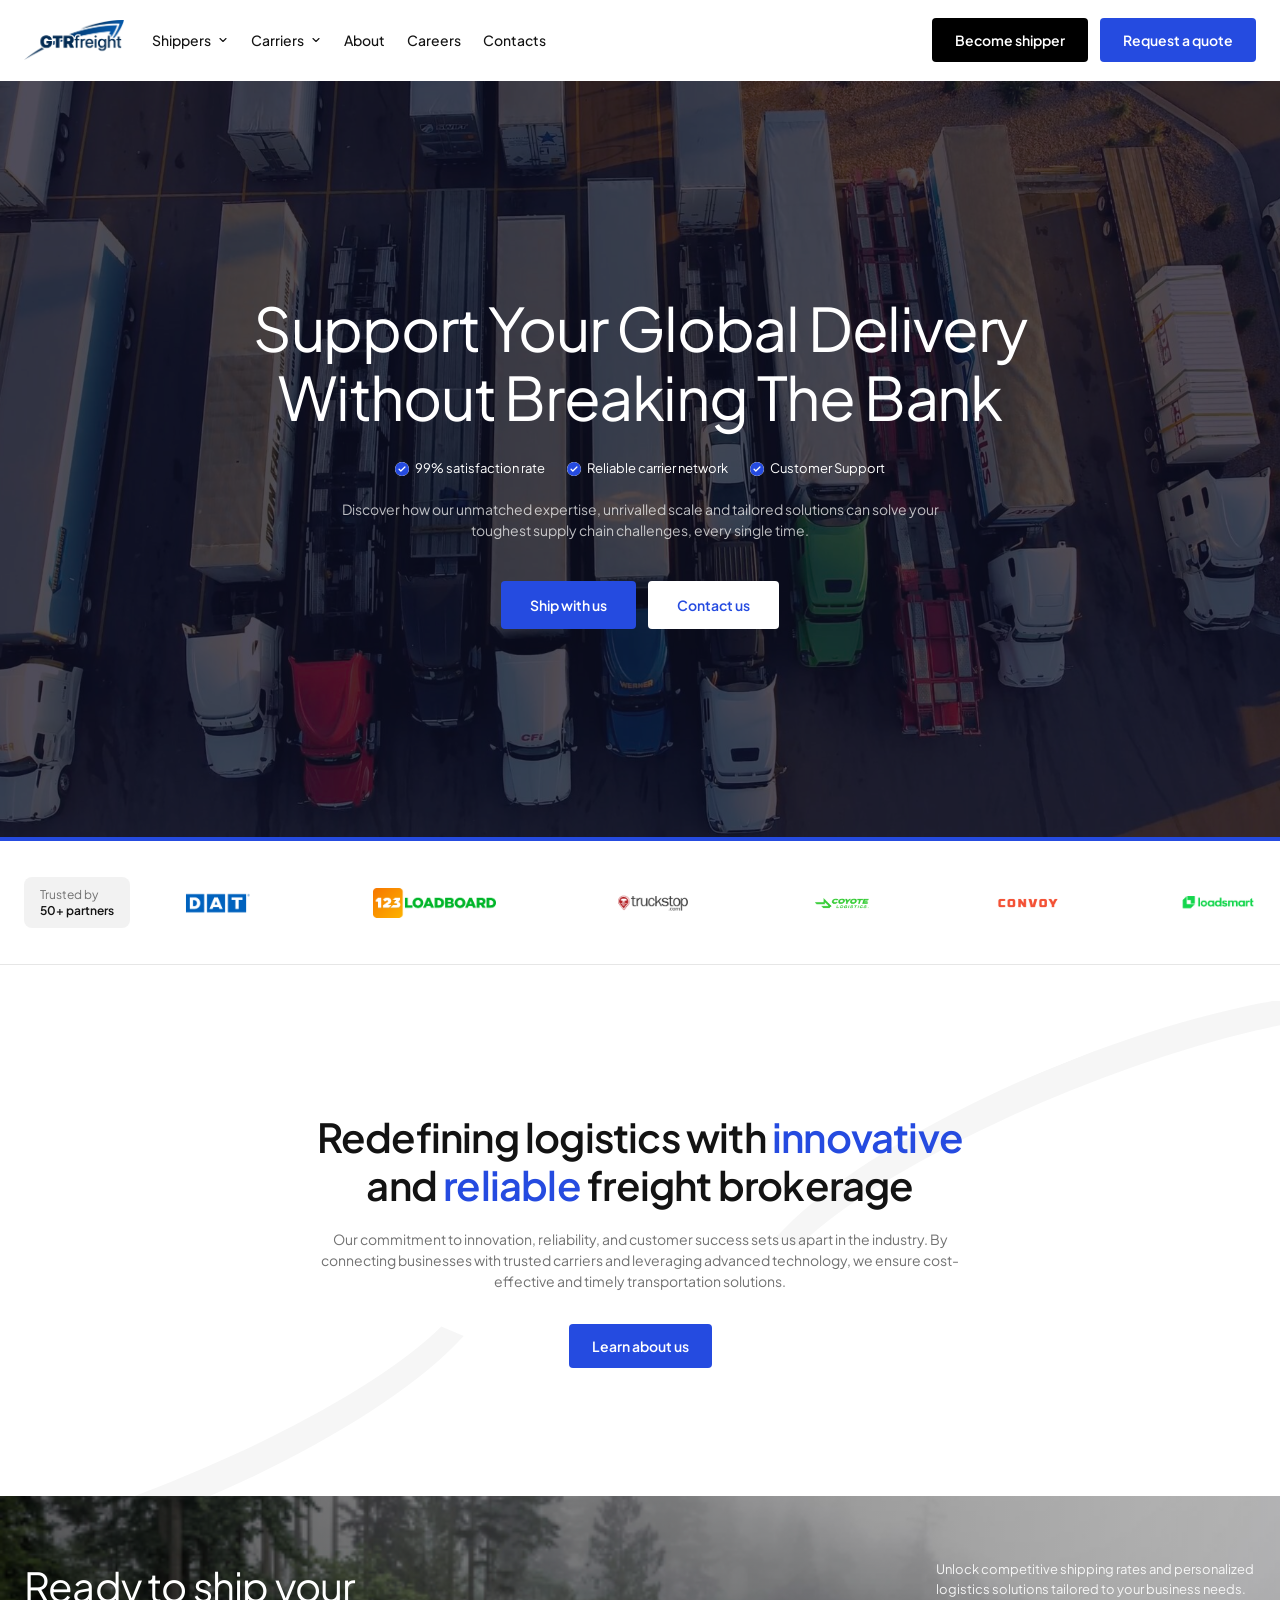
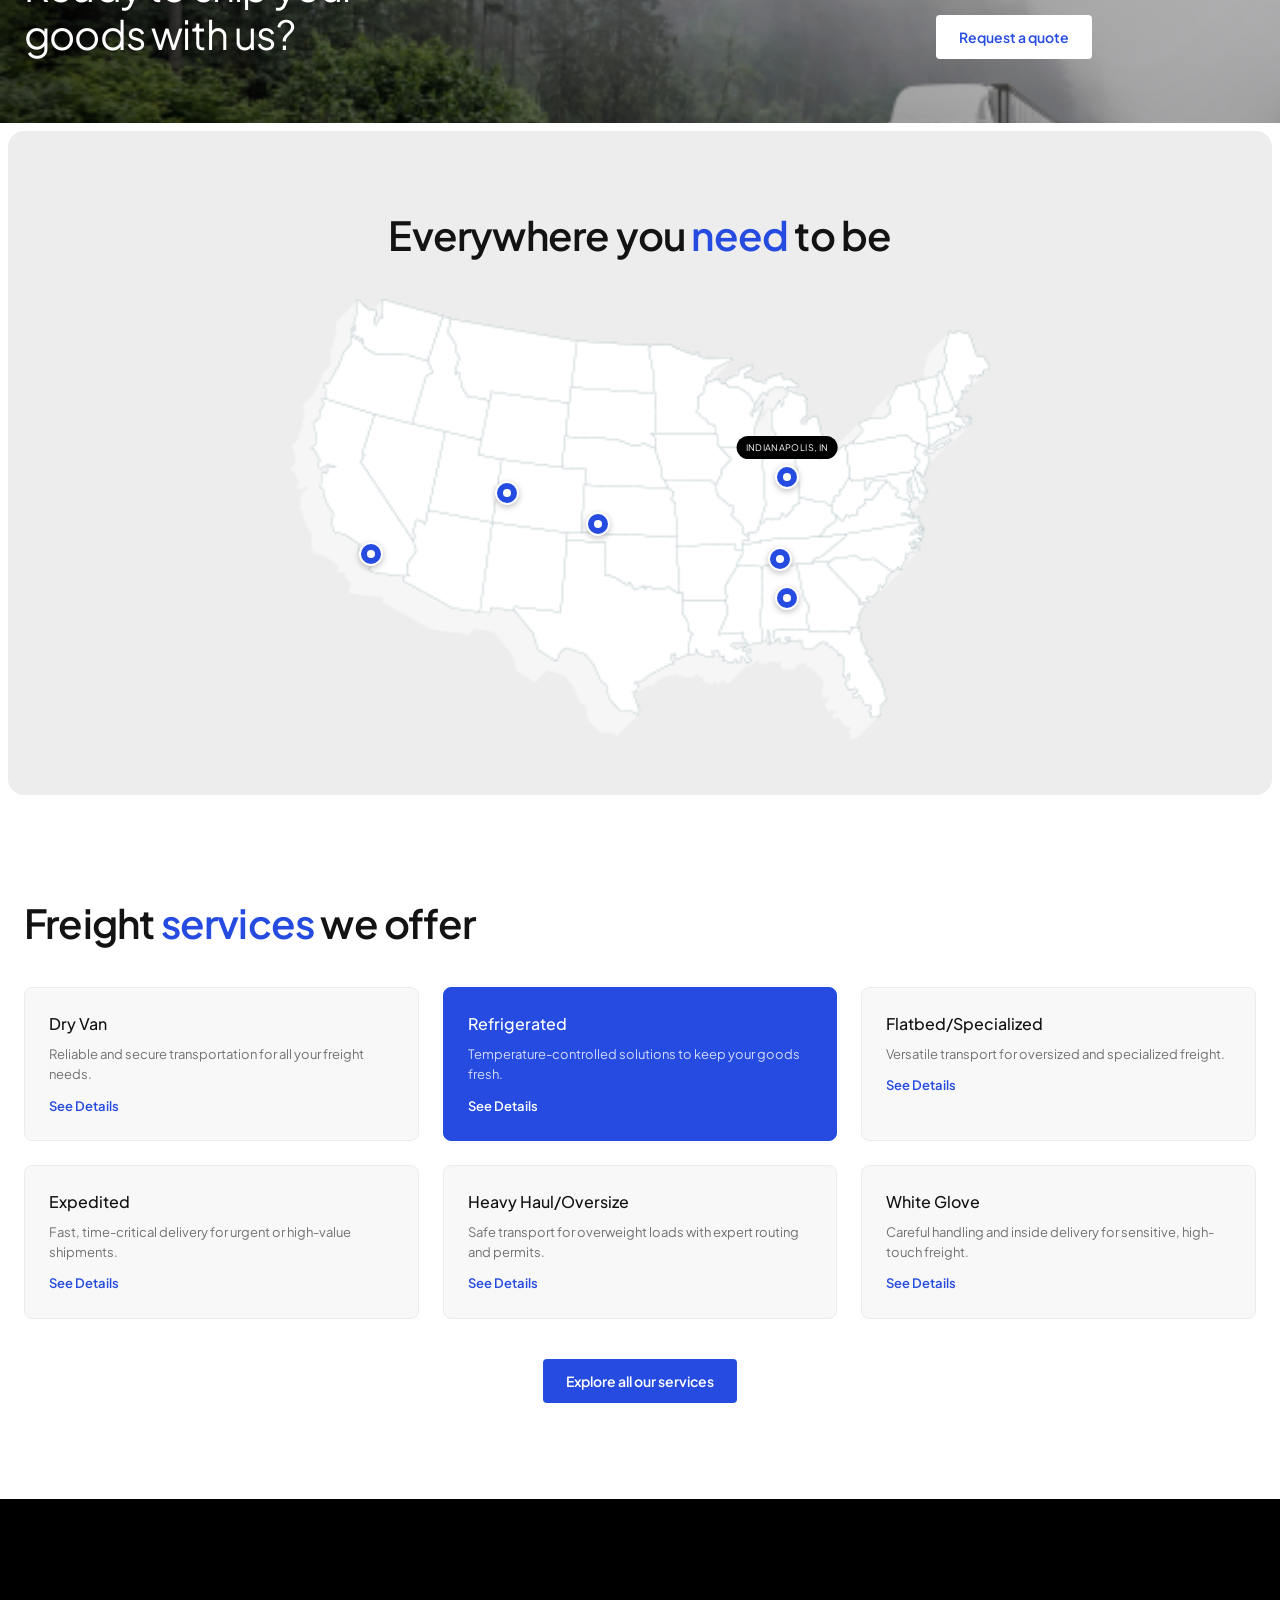
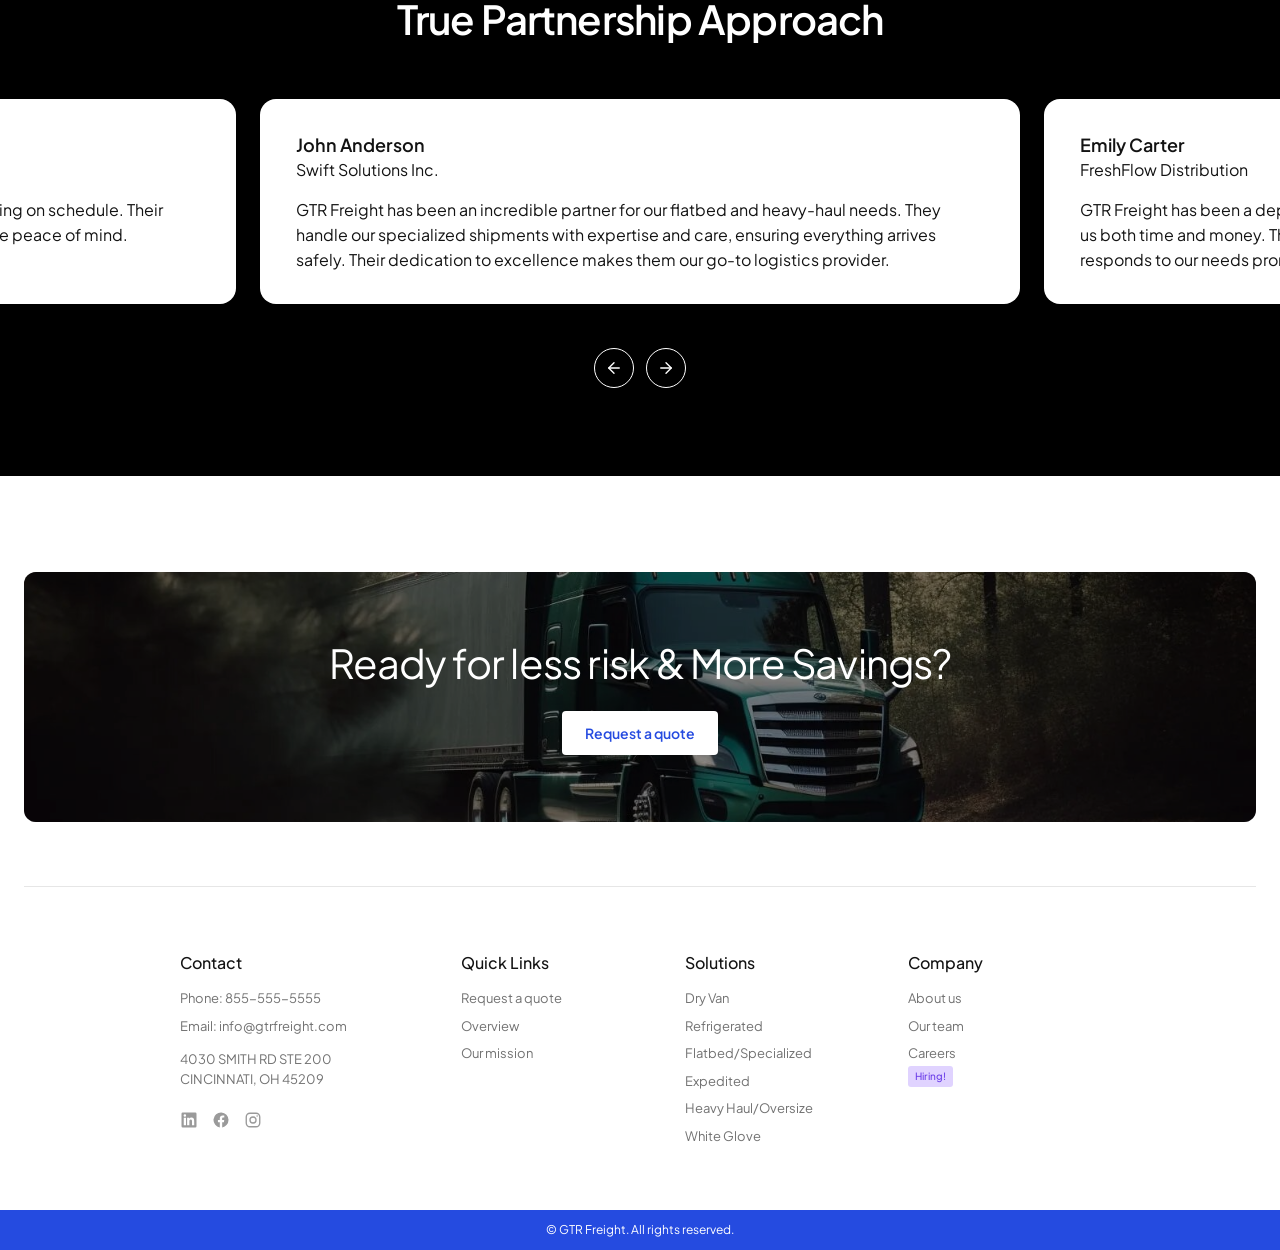
<file: index.html>
<!DOCTYPE html>
<html lang="en">
<head>
<meta charset="utf-8">
<meta name="viewport" content="width=device-width, initial-scale=1">
<title>GTR Freight — Support Your Global Delivery Without Breaking The Bank</title>
<meta name="description" content="GTR Freight is a freight brokerage and logistics partner offering dry van, refrigerated, flatbed, managed transportation, warehousing and cross-border solutions.">
<link rel="icon" href="favicon.svg" type="image/svg+xml">
<link rel="preconnect" href="https://fonts.googleapis.com">
<link rel="preconnect" href="https://fonts.gstatic.com" crossorigin>
<link href="https://fonts.googleapis.com/css2?family=Plus+Jakarta+Sans:wght@400;500;600;700&display=swap" rel="stylesheet">
<link rel="stylesheet" href="css/style.css">
</head>
<body>
<header class="site-header">
  <div class="container nav">
    <a class="nav-logo" href="index.html" aria-label="GTR Freight home"><img src="assets/img/logo.png" alt="GTR Freight" width="120" height="48"></a>
    <button class="nav-toggle" aria-expanded="false" aria-controls="nav-menu" aria-label="Toggle menu"><svg class="icon-menu" viewBox="0 0 24 24" fill="none" stroke="currentColor" stroke-width="2" stroke-linecap="round" aria-hidden="true"><line x1="4" y1="7" x2="20" y2="7"/><line x1="4" y1="12" x2="20" y2="12"/><line x1="4" y1="17" x2="20" y2="17"/></svg><svg class="icon-close" viewBox="0 0 24 24" fill="none" stroke="currentColor" stroke-width="2" stroke-linecap="round" aria-hidden="true"><line x1="6" y1="6" x2="18" y2="18"/><line x1="18" y1="6" x2="6" y2="18"/></svg></button>
    <nav class="nav-menu" id="nav-menu" aria-label="Main">
      <ul class="nav-links">
        <li class="dropdown"><button class="nav-link" type="button" aria-expanded="false">Shippers <svg viewBox="0 0 24 24" fill="none" stroke="currentColor" stroke-width="2.2" stroke-linecap="round" stroke-linejoin="round" aria-hidden="true"><polyline points="6 9 12 15 18 9"/></svg></button><div class="dropdown-menu"><a href="freight-brokerage.html">Freight brokerage</a><a href="managed-transportation.html">Managed transportation</a><a href="warehousing.html">Warehousing and Fulfillment</a><a href="cross-border.html">Cross-Border Logistics</a><a href="ship-international.html">Ship International</a><a href="become-shipper.html">Become a shipper</a></div></li>
        <li class="dropdown"><button class="nav-link" type="button" aria-expanded="false">Carriers <svg viewBox="0 0 24 24" fill="none" stroke="currentColor" stroke-width="2.2" stroke-linecap="round" stroke-linejoin="round" aria-hidden="true"><polyline points="6 9 12 15 18 9"/></svg></button><div class="dropdown-menu"><a href="become-carrier.html">Become a carrier</a><a href="become-carrier.html#requirements">Carrier requirements</a></div></li>
        <li><a class="nav-link" href="about.html">About</a></li>
        <li><a class="nav-link" href="careers.html">Careers</a></li>
        <li><a class="nav-link" href="contacts.html">Contacts</a></li>
      </ul>
      <div class="nav-actions"><a class="btn btn-black" href="become-shipper.html">Become shipper</a><a class="btn btn-primary" href="contacts.html#form">Request a quote</a></div>
    </nav>
  </div>
</header>
<section class="hero hero--home" style="background-image:url('assets/img/hero-home.jpg')">
  <div class="container">
    <h1>Support Your Global Delivery <br>Without Breaking The Bank</h1>
    <div class="hero-badges"><span><svg viewBox="0 0 24 24" aria-hidden="true"><circle cx="12" cy="12" r="12" fill="currentColor"/><path d="M7 12.5l3 3 7-7" stroke="#fff" stroke-width="2.2" fill="none" stroke-linecap="round" stroke-linejoin="round"/></svg>99% satisfaction rate</span><span><svg viewBox="0 0 24 24" aria-hidden="true"><circle cx="12" cy="12" r="12" fill="currentColor"/><path d="M7 12.5l3 3 7-7" stroke="#fff" stroke-width="2.2" fill="none" stroke-linecap="round" stroke-linejoin="round"/></svg>Reliable carrier network</span><span><svg viewBox="0 0 24 24" aria-hidden="true"><circle cx="12" cy="12" r="12" fill="currentColor"/><path d="M7 12.5l3 3 7-7" stroke="#fff" stroke-width="2.2" fill="none" stroke-linecap="round" stroke-linejoin="round"/></svg>Customer Support</span></div>
    <p>Discover how our unmatched expertise, unrivalled scale and tailored solutions can solve your toughest supply chain challenges, every single time.</p>
    <div class="hero-actions"><a class="btn btn-primary btn-lg" href="become-shipper.html">Ship with us</a><a class="btn btn-white btn-lg" href="contacts.html">Contact us</a></div>
  </div>
</section>
<section class="partners">
  <div class="container">
    <div class="trusted-pill">Trusted by <strong>50+ partners</strong></div>
    <div class="partner-logos"><img src="assets/img/partners/dat.png" alt="DAT" class=""><img src="assets/img/partners/123loadboard.png" alt="123Loadboard" class=""><img src="assets/img/partners/truckstop.png" alt="Truckstop.com" class=""><img src="assets/img/partners/coyote.png" alt="Coyote Logistics" class="wide"><img src="assets/img/partners/convoy.png" alt="Convoy" class="wide"><img src="assets/img/partners/loadsmart.png" alt="Loadsmart" class=""></div>
  </div>
</section>
<section class="redefine">
  <div class="container">
    <h2 class="section-title">Redefining logistics with <span class="accent">innovative</span> and <span class="accent">reliable</span> freight brokerage</h2>
    <p class="section-lead">Our commitment to innovation, reliability, and customer success sets us apart in the industry. By connecting businesses with trusted carriers and leveraging advanced technology, we ensure cost-effective and timely transportation solutions.</p>
    <a class="btn btn-primary" href="about.html">Learn about us</a>
  </div>
</section>
<section class="band" style="background-image:url('assets/img/band-road.jpg')">
  <div class="container">
    <h2>Ready to ship your goods with us?</h2>
    <div class="band-side">
      <p>Unlock competitive shipping rates and personalized logistics solutions tailored to your business needs.</p>
      <a class="btn btn-white" href="contacts.html#form">Request a quote</a>
    </div>
  </div>
</section>

<section class="map-section">
  <div class="map-panel">
    <h2 class="section-title">Everywhere you <span class="accent">need</span> to be</h2>
    <div class="map-wrap">
      <img src="assets/img/map-us.png" alt="Map of the United States with GTR Freight locations" width="722" height="454">
      <span class="pin" style="left:11.5%;top:58%"></span><span class="pin" style="left:31%;top:44%"></span><span class="pin" style="left:44%;top:51%"></span><span class="pin" style="left:71%;top:40.5%"><span class='pin-label'>Indianapolis, IN</span></span><span class="pin" style="left:70%;top:59%"></span><span class="pin" style="left:71%;top:68%"></span>
    </div>
  </div>
</section>
<section class="section" id="services">
  <div class="container">
    <div class="services-head"><h2 class="section-title">Freight <span class="accent">services</span> we offer</h2></div>
    <div class="cards cards-3"><article class="card"><h3>Dry Van</h3><p>Reliable and secure transportation for all your freight needs.</p><a class="card-link" href="freight-brokerage.html#services">See Details</a></article><article class="card card--active"><h3>Refrigerated</h3><p>Temperature-controlled solutions to keep your goods fresh.</p><a class="card-link" href="freight-brokerage.html#services">See Details</a></article><article class="card"><h3>Flatbed/Specialized</h3><p>Versatile transport for oversized and specialized freight.</p><a class="card-link" href="freight-brokerage.html#services">See Details</a></article><article class="card"><h3>Expedited</h3><p>Fast, time-critical delivery for urgent or high-value shipments.</p><a class="card-link" href="freight-brokerage.html#services">See Details</a></article><article class="card"><h3>Heavy Haul/Oversize</h3><p>Safe transport for overweight loads with expert routing and permits.</p><a class="card-link" href="freight-brokerage.html#services">See Details</a></article><article class="card"><h3>White Glove</h3><p>Careful handling and inside delivery for sensitive, high-touch freight.</p><a class="card-link" href="freight-brokerage.html#services">See Details</a></article></div>
    <div class="services-foot"><a class="btn btn-primary" href="freight-brokerage.html">Explore all our services</a></div>
  </div>
</section>
<section class="testimonials">
  <div class="container"><h2 class="section-title">True Partnership Approach</h2></div>
  <div class="carousel">
    <div class="carousel-track"><article class="testimonial"><p class="t-name">David Nguyen</p><p class="t-company">Keystone Manufacturing</p><p class="t-quote">From planning to final delivery, GTR Freight keeps our freight moving on schedule. Their real-time tracking and proactive updates give our team complete peace of mind.</p></article><article class="testimonial"><p class="t-name">John Anderson</p><p class="t-company">Swift Solutions Inc.</p><p class="t-quote">GTR Freight has been an incredible partner for our flatbed and heavy-haul needs. They handle our specialized shipments with expertise and care, ensuring everything arrives safely. Their dedication to excellence makes them our go-to logistics provider.</p></article><article class="testimonial"><p class="t-name">Emily Carter</p><p class="t-company">FreshFlow Distribution</p><p class="t-quote">GTR Freight has been a dependable partner for our refrigerated shipping solutions, saving us both time and money. Their customer service team understands our business and responds to our needs promptly.</p></article></div>
    <div class="carousel-nav">
      <button class="carousel-btn" type="button" data-dir="prev" aria-label="Previous testimonial"><svg viewBox="0 0 24 24" fill="none" stroke="currentColor" stroke-width="1.8" stroke-linecap="round" stroke-linejoin="round" aria-hidden="true"><line x1="19" y1="12" x2="5" y2="12"/><polyline points="12 19 5 12 12 5"/></svg></button>
      <button class="carousel-btn" type="button" data-dir="next" aria-label="Next testimonial"><svg viewBox="0 0 24 24" fill="none" stroke="currentColor" stroke-width="1.8" stroke-linecap="round" stroke-linejoin="round" aria-hidden="true"><line x1="5" y1="12" x2="19" y2="12"/><polyline points="12 5 19 12 12 19"/></svg></button>
    </div>
  </div>
</section>
<section class="cta-section">
  <div class="container">
    <div class="cta" style="background-image:url('assets/img/cta-truck.jpg')">
      <h2>Ready for less risk &amp; More Savings?</h2>
      <a class="btn btn-white" href="contacts.html#form">Request a quote</a>
    </div>
  </div>
</section>
<footer class="site-footer">
  <div class="container">
    <div class="footer-top">
      <div class="footer-grid">
        <div class="footer-col">
          <h4>Contact</h4>
          <ul>
            <li>Phone: <a href="tel:8555555555">855-555-5555</a></li>
            <li>Email: <a href="mailto:info@gtrfreight.com">info@gtrfreight.com</a></li>
            <li class="addr">4030 SMITH RD STE 200<br>CINCINNATI, OH 45209</li>
          </ul>
          <div class="social">
            <a href="https://www.linkedin.com/" aria-label="LinkedIn" target="_blank" rel="noopener"><svg viewBox="0 0 24 24" fill="currentColor" aria-hidden="true"><path d="M20.4 2H3.6A1.6 1.6 0 0 0 2 3.6v16.8A1.6 1.6 0 0 0 3.6 22h16.8a1.6 1.6 0 0 0 1.6-1.6V3.6A1.6 1.6 0 0 0 20.4 2zM8 19H5V9h3zM6.5 7.7A1.7 1.7 0 1 1 8.2 6a1.7 1.7 0 0 1-1.7 1.7zM19 19h-3v-4.9c0-1.2 0-2.7-1.6-2.7s-1.9 1.3-1.9 2.6V19h-3V9h2.9v1.4a3.2 3.2 0 0 1 2.9-1.6c3 0 3.6 2 3.6 4.6z"/></svg></a>
            <a href="https://www.facebook.com/" aria-label="Facebook" target="_blank" rel="noopener"><svg viewBox="0 0 24 24" fill="currentColor" aria-hidden="true"><path d="M22 12a10 10 0 1 0-11.6 9.9v-7H7.9V12h2.5V9.8c0-2.5 1.5-3.9 3.8-3.9 1.1 0 2.2.2 2.2.2v2.5h-1.3c-1.2 0-1.6.8-1.6 1.6V12h2.8l-.4 2.9h-2.3v7A10 10 0 0 0 22 12z"/></svg></a>
            <a href="https://www.instagram.com/" aria-label="Instagram" target="_blank" rel="noopener"><svg viewBox="0 0 24 24" fill="none" stroke="currentColor" stroke-width="1.8" stroke-linecap="round" stroke-linejoin="round" aria-hidden="true"><rect x="3" y="3" width="18" height="18" rx="5"/><circle cx="12" cy="12" r="4"/><circle cx="17.5" cy="6.5" r="1" fill="currentColor" stroke="none"/></svg></a>
          </div>
        </div>
        <div class="footer-col">
          <h4>Quick Links</h4>
          <ul>
            <li><a href="contacts.html#form">Request a quote</a></li>
            <li><a href="about.html">Overview</a></li>
            <li><a href="about.html#mission">Our mission</a></li>
          </ul>
        </div>
        <div class="footer-col">
          <h4>Solutions</h4>
          <ul>
            <li><a href="freight-brokerage.html#services">Dry Van</a></li>
            <li><a href="freight-brokerage.html#services">Refrigerated</a></li>
            <li><a href="freight-brokerage.html#services">Flatbed/Specialized</a></li>
            <li><a href="freight-brokerage.html#services">Expedited</a></li>
            <li><a href="freight-brokerage.html#services">Heavy Haul/Oversize</a></li>
            <li><a href="freight-brokerage.html#services">White Glove</a></li>
          </ul>
        </div>
        <div class="footer-col">
          <h4>Company</h4>
          <ul>
            <li><a href="about.html">About us</a></li>
            <li><a href="team.html">Our team</a></li>
            <li><a href="careers.html">Careers</a><br><span class="badge-hiring">Hiring!</span></li>
          </ul>
        </div>
      </div>
    </div>
  </div>
  <div class="footer-bar">© GTR Freight. All rights reserved.</div>
</footer>
<script src="js/main.js"></script>
</body>
</html>
</file>
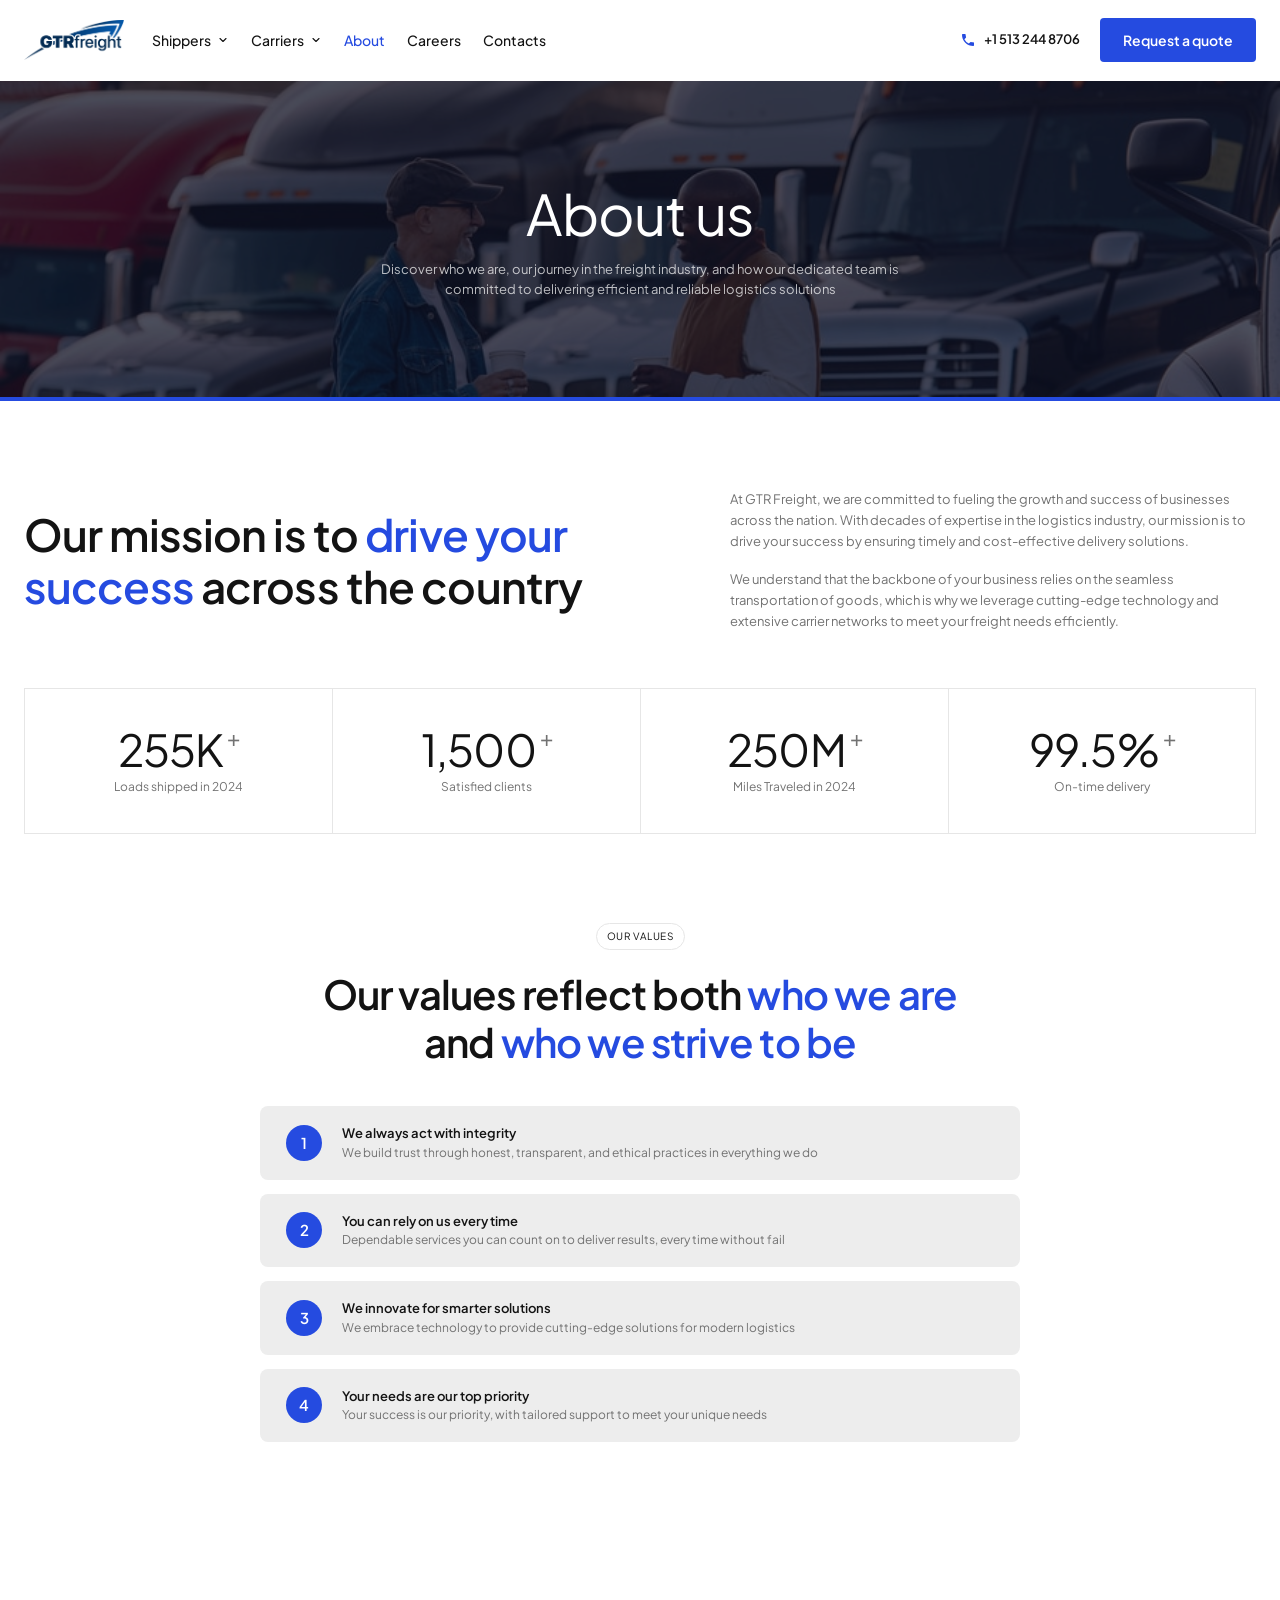
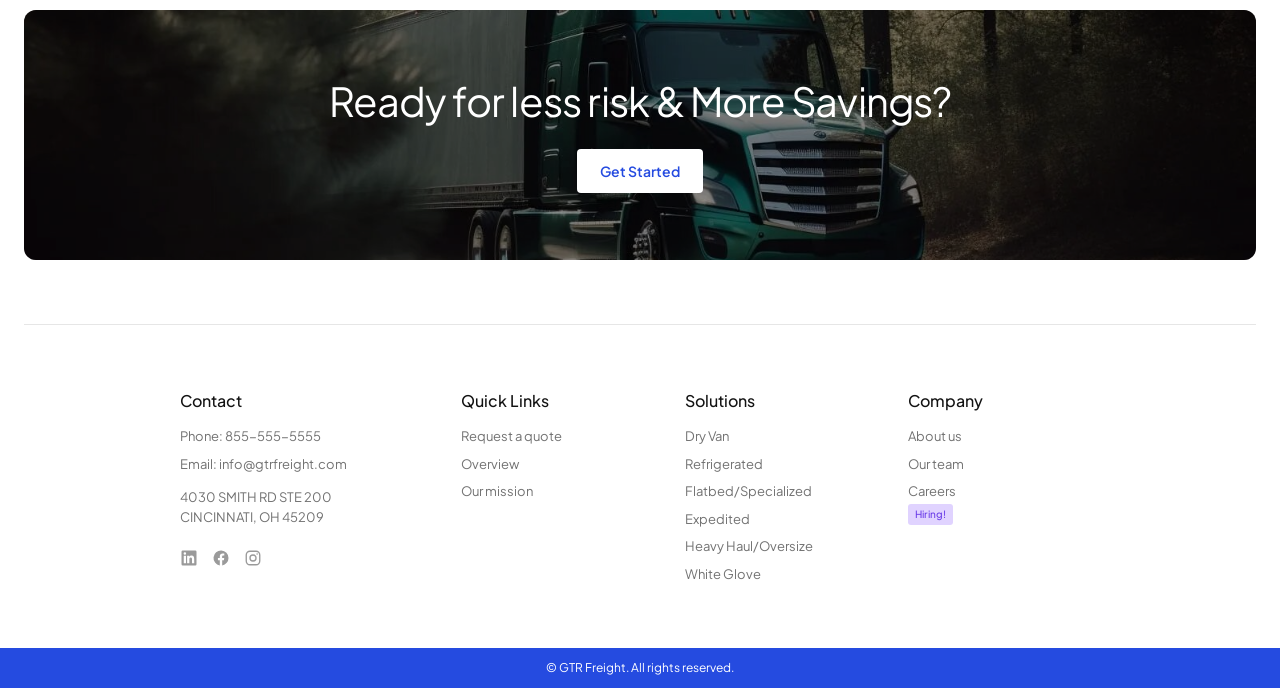
<file: about.html>
<!DOCTYPE html>
<html lang="en">
<head>
<meta charset="utf-8">
<meta name="viewport" content="width=device-width, initial-scale=1">
<title>About us — GTR Freight</title>
<meta name="description" content="Discover who we are, our journey in the freight industry, and how our dedicated team delivers efficient and reliable logistics solutions.">
<link rel="icon" href="favicon.svg" type="image/svg+xml">
<link rel="preconnect" href="https://fonts.googleapis.com">
<link rel="preconnect" href="https://fonts.gstatic.com" crossorigin>
<link href="https://fonts.googleapis.com/css2?family=Plus+Jakarta+Sans:wght@400;500;600;700&display=swap" rel="stylesheet">
<link rel="stylesheet" href="css/style.css">
</head>
<body>
<header class="site-header">
  <div class="container nav">
    <a class="nav-logo" href="index.html" aria-label="GTR Freight home"><img src="assets/img/logo.png" alt="GTR Freight" width="120" height="48"></a>
    <button class="nav-toggle" aria-expanded="false" aria-controls="nav-menu" aria-label="Toggle menu"><svg class="icon-menu" viewBox="0 0 24 24" fill="none" stroke="currentColor" stroke-width="2" stroke-linecap="round" aria-hidden="true"><line x1="4" y1="7" x2="20" y2="7"/><line x1="4" y1="12" x2="20" y2="12"/><line x1="4" y1="17" x2="20" y2="17"/></svg><svg class="icon-close" viewBox="0 0 24 24" fill="none" stroke="currentColor" stroke-width="2" stroke-linecap="round" aria-hidden="true"><line x1="6" y1="6" x2="18" y2="18"/><line x1="18" y1="6" x2="6" y2="18"/></svg></button>
    <nav class="nav-menu" id="nav-menu" aria-label="Main">
      <ul class="nav-links">
        <li class="dropdown"><button class="nav-link" type="button" aria-expanded="false">Shippers <svg viewBox="0 0 24 24" fill="none" stroke="currentColor" stroke-width="2.2" stroke-linecap="round" stroke-linejoin="round" aria-hidden="true"><polyline points="6 9 12 15 18 9"/></svg></button><div class="dropdown-menu"><a href="freight-brokerage.html">Freight brokerage</a><a href="managed-transportation.html">Managed transportation</a><a href="warehousing.html">Warehousing and Fulfillment</a><a href="cross-border.html">Cross-Border Logistics</a><a href="ship-international.html">Ship International</a><a href="become-shipper.html">Become a shipper</a></div></li>
        <li class="dropdown"><button class="nav-link" type="button" aria-expanded="false">Carriers <svg viewBox="0 0 24 24" fill="none" stroke="currentColor" stroke-width="2.2" stroke-linecap="round" stroke-linejoin="round" aria-hidden="true"><polyline points="6 9 12 15 18 9"/></svg></button><div class="dropdown-menu"><a href="become-carrier.html">Become a carrier</a><a href="become-carrier.html#requirements">Carrier requirements</a></div></li>
        <li><a class="nav-link" href="about.html" aria-current="page">About</a></li>
        <li><a class="nav-link" href="careers.html">Careers</a></li>
        <li><a class="nav-link" href="contacts.html">Contacts</a></li>
      </ul>
      <div class="nav-actions"><a class="nav-phone" href="tel:+15132448706"><svg viewBox="0 0 24 24" fill="currentColor" aria-hidden="true"><path d="M6.6 10.8a15.1 15.1 0 0 0 6.6 6.6l2.2-2.2a1 1 0 0 1 1-.25c1.1.37 2.3.57 3.6.57a1 1 0 0 1 1 1V20a1 1 0 0 1-1 1A17 17 0 0 1 3 4a1 1 0 0 1 1-1h3.5a1 1 0 0 1 1 1c0 1.25.2 2.45.57 3.57a1 1 0 0 1-.25 1L6.6 10.8z"/></svg>+1 513 244 8706</a><a class="btn btn-primary" href="contacts.html#form">Request a quote</a></div>
    </nav>
  </div>
</header>
<section class="hero hero--inner" style="background-image:url('assets/img/hero-about.jpg')">
  <div class="container">
    <h1>About us</h1>
    
    <p>Discover who we are, our journey in the freight industry, and how our dedicated team is committed to delivering efficient and reliable logistics solutions</p>
    
  </div>
</section>
<section class="mission" id="mission">
  <div class="container">
    <div class="mission-grid">
      <h2 class="section-title">Our mission is to <span class="accent">drive your success</span> across the country</h2>
      <div class="mission-text">
        <p>At GTR Freight, we are committed to fueling the growth and success of businesses across the nation. With decades of expertise in the logistics industry, our mission is to drive your success by ensuring timely and cost-effective delivery solutions.</p>
        <p>We understand that the backbone of your business relies on the seamless transportation of goods, which is why we leverage cutting-edge technology and extensive carrier networks to meet your freight needs efficiently.</p>
      </div>
    </div>
    <div class="stats"><div class="stat"><strong>255K<sup>+</sup></strong><span>Loads shipped in 2024</span></div><div class="stat"><strong>1,500<sup>+</sup></strong><span>Satisfied clients</span></div><div class="stat"><strong>250M<sup>+</sup></strong><span>Miles Traveled in 2024</span></div><div class="stat"><strong>99.5%<sup>+</sup></strong><span>On-time delivery</span></div></div>
  </div>
</section>
<section class="values">
  <div class="container">
    <span class="eyebrow">Our values</span>
    <h2 class="section-title">Our values reflect both <span class="accent">who we are</span> and <span class="accent">who we strive to be</span></h2>
    <ul class="values-list"><li class="value-item"><span class="value-num">1</span><div><h3>We always act with integrity</h3><p>We build trust through honest, transparent, and ethical practices in everything we do</p></div></li><li class="value-item"><span class="value-num">2</span><div><h3>You can rely on us every time</h3><p>Dependable services you can count on to deliver results, every time without fail</p></div></li><li class="value-item"><span class="value-num">3</span><div><h3>We innovate for smarter solutions</h3><p>We embrace technology to provide cutting-edge solutions for modern logistics</p></div></li><li class="value-item"><span class="value-num">4</span><div><h3>Your needs are our top priority</h3><p>Your success is our priority, with tailored support to meet your unique needs</p></div></li></ul>
  </div>
</section>
<section class="cta-section">
  <div class="container">
    <div class="cta" style="background-image:url('assets/img/cta-truck.jpg')">
      <h2>Ready for less risk &amp; More Savings?</h2>
      <a class="btn btn-white" href="become-shipper.html">Get Started</a>
    </div>
  </div>
</section>
<footer class="site-footer">
  <div class="container">
    <div class="footer-top">
      <div class="footer-grid">
        <div class="footer-col">
          <h4>Contact</h4>
          <ul>
            <li>Phone: <a href="tel:8555555555">855-555-5555</a></li>
            <li>Email: <a href="mailto:info@gtrfreight.com">info@gtrfreight.com</a></li>
            <li class="addr">4030 SMITH RD STE 200<br>CINCINNATI, OH 45209</li>
          </ul>
          <div class="social">
            <a href="https://www.linkedin.com/" aria-label="LinkedIn" target="_blank" rel="noopener"><svg viewBox="0 0 24 24" fill="currentColor" aria-hidden="true"><path d="M20.4 2H3.6A1.6 1.6 0 0 0 2 3.6v16.8A1.6 1.6 0 0 0 3.6 22h16.8a1.6 1.6 0 0 0 1.6-1.6V3.6A1.6 1.6 0 0 0 20.4 2zM8 19H5V9h3zM6.5 7.7A1.7 1.7 0 1 1 8.2 6a1.7 1.7 0 0 1-1.7 1.7zM19 19h-3v-4.9c0-1.2 0-2.7-1.6-2.7s-1.9 1.3-1.9 2.6V19h-3V9h2.9v1.4a3.2 3.2 0 0 1 2.9-1.6c3 0 3.6 2 3.6 4.6z"/></svg></a>
            <a href="https://www.facebook.com/" aria-label="Facebook" target="_blank" rel="noopener"><svg viewBox="0 0 24 24" fill="currentColor" aria-hidden="true"><path d="M22 12a10 10 0 1 0-11.6 9.9v-7H7.9V12h2.5V9.8c0-2.5 1.5-3.9 3.8-3.9 1.1 0 2.2.2 2.2.2v2.5h-1.3c-1.2 0-1.6.8-1.6 1.6V12h2.8l-.4 2.9h-2.3v7A10 10 0 0 0 22 12z"/></svg></a>
            <a href="https://www.instagram.com/" aria-label="Instagram" target="_blank" rel="noopener"><svg viewBox="0 0 24 24" fill="none" stroke="currentColor" stroke-width="1.8" stroke-linecap="round" stroke-linejoin="round" aria-hidden="true"><rect x="3" y="3" width="18" height="18" rx="5"/><circle cx="12" cy="12" r="4"/><circle cx="17.5" cy="6.5" r="1" fill="currentColor" stroke="none"/></svg></a>
          </div>
        </div>
        <div class="footer-col">
          <h4>Quick Links</h4>
          <ul>
            <li><a href="contacts.html#form">Request a quote</a></li>
            <li><a href="about.html">Overview</a></li>
            <li><a href="about.html#mission">Our mission</a></li>
          </ul>
        </div>
        <div class="footer-col">
          <h4>Solutions</h4>
          <ul>
            <li><a href="freight-brokerage.html#services">Dry Van</a></li>
            <li><a href="freight-brokerage.html#services">Refrigerated</a></li>
            <li><a href="freight-brokerage.html#services">Flatbed/Specialized</a></li>
            <li><a href="freight-brokerage.html#services">Expedited</a></li>
            <li><a href="freight-brokerage.html#services">Heavy Haul/Oversize</a></li>
            <li><a href="freight-brokerage.html#services">White Glove</a></li>
          </ul>
        </div>
        <div class="footer-col">
          <h4>Company</h4>
          <ul>
            <li><a href="about.html">About us</a></li>
            <li><a href="team.html">Our team</a></li>
            <li><a href="careers.html">Careers</a><br><span class="badge-hiring">Hiring!</span></li>
          </ul>
        </div>
      </div>
    </div>
  </div>
  <div class="footer-bar">© GTR Freight. All rights reserved.</div>
</footer>
<script src="js/main.js"></script>
</body>
</html>
</file>
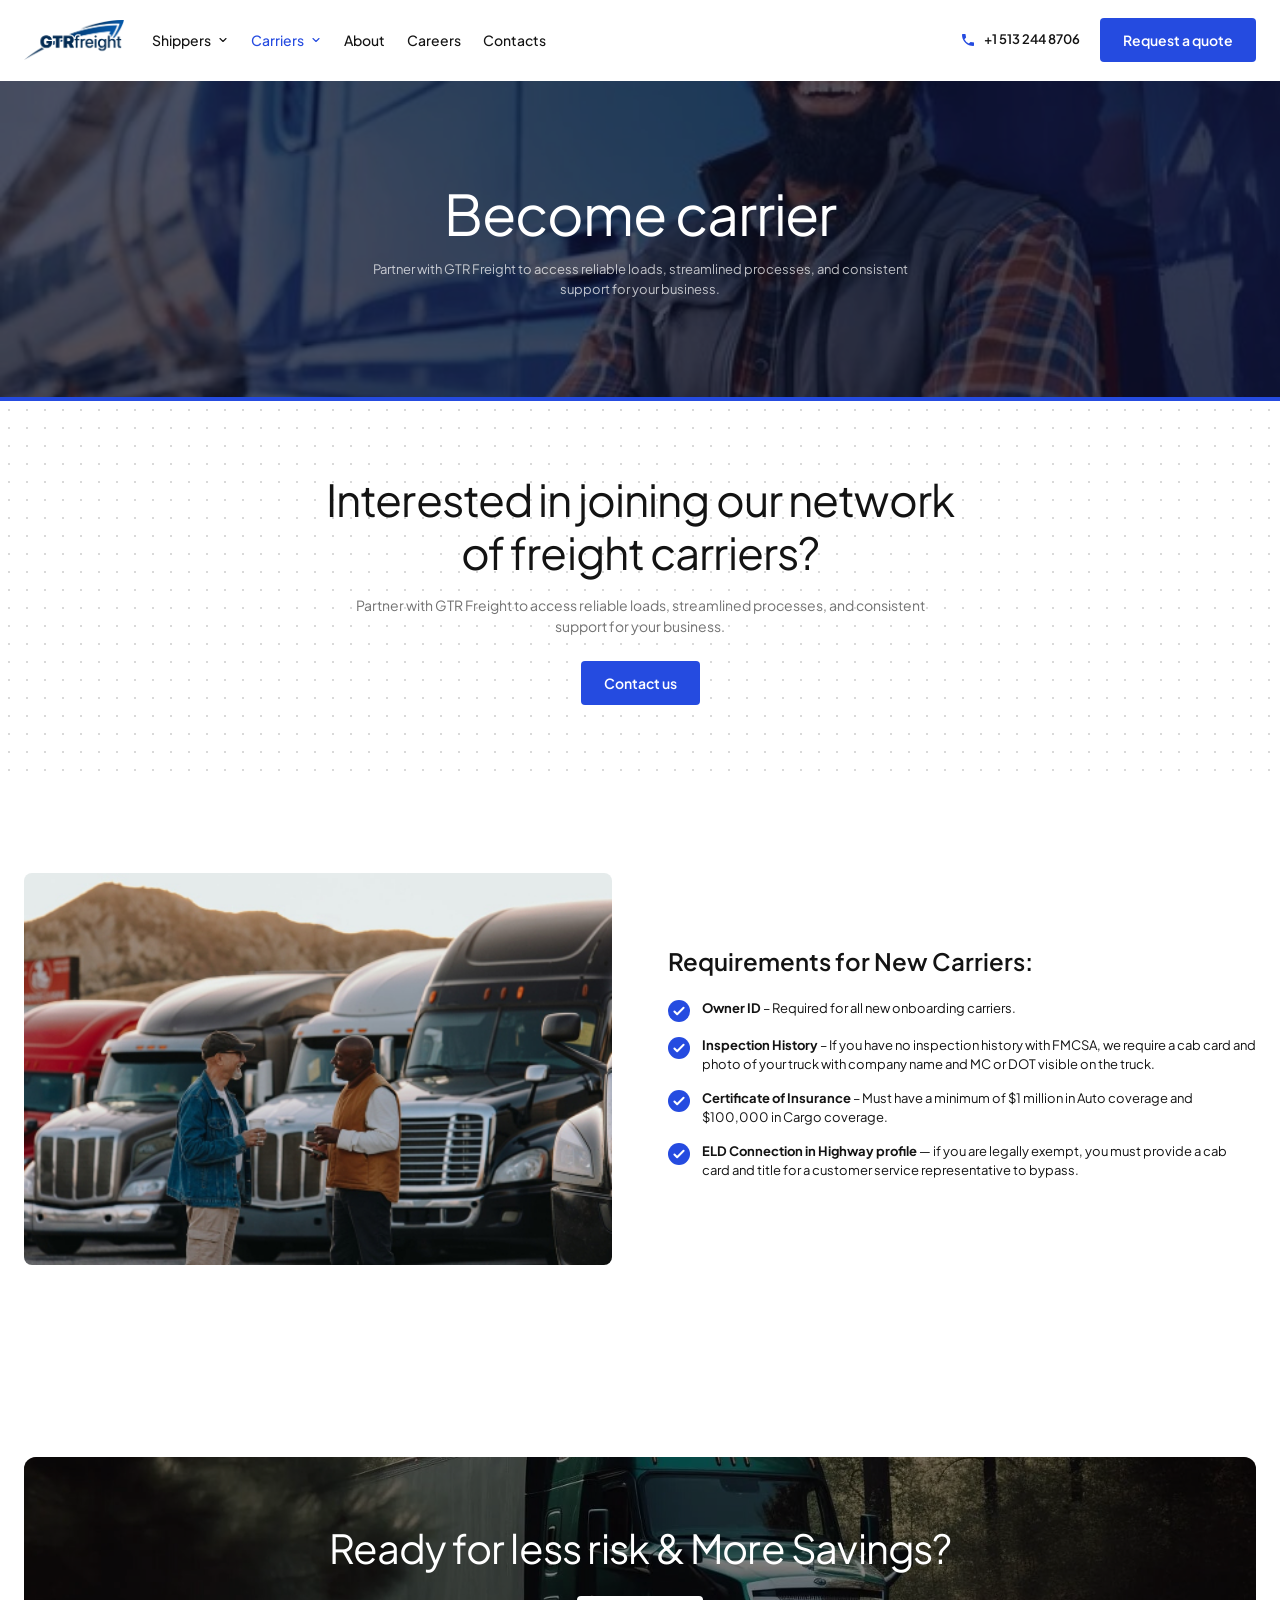
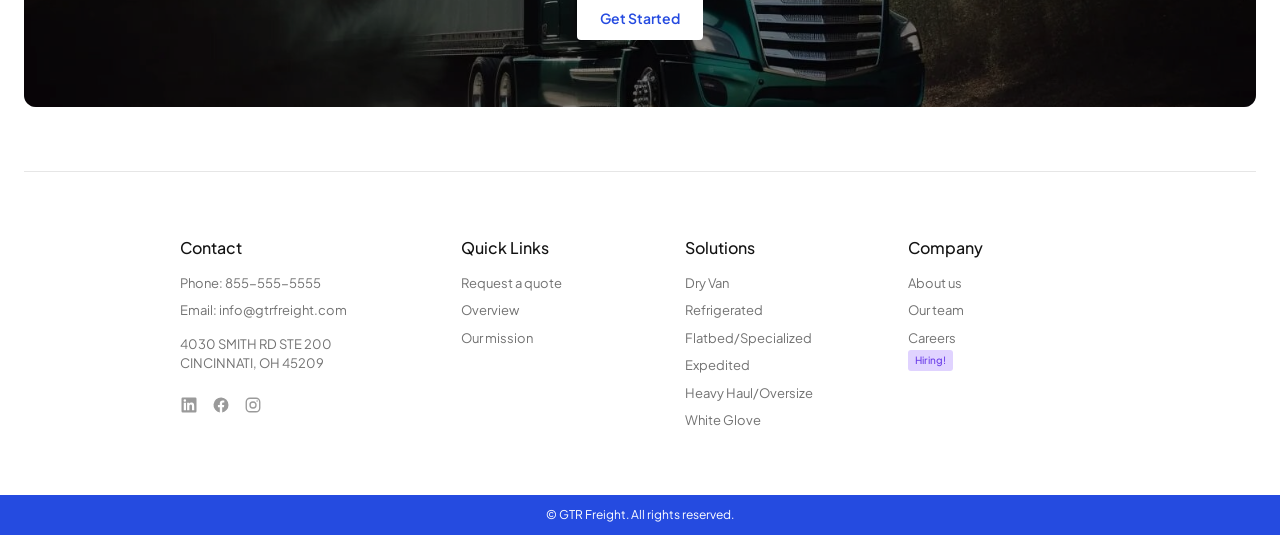
<file: become-carrier.html>
<!DOCTYPE html>
<html lang="en">
<head>
<meta charset="utf-8">
<meta name="viewport" content="width=device-width, initial-scale=1">
<title>Become a carrier — GTR Freight</title>
<meta name="description" content="Partner with GTR Freight to access reliable loads, streamlined processes, and consistent support for your business.">
<link rel="icon" href="favicon.svg" type="image/svg+xml">
<link rel="preconnect" href="https://fonts.googleapis.com">
<link rel="preconnect" href="https://fonts.gstatic.com" crossorigin>
<link href="https://fonts.googleapis.com/css2?family=Plus+Jakarta+Sans:wght@400;500;600;700&display=swap" rel="stylesheet">
<link rel="stylesheet" href="css/style.css">
</head>
<body>
<header class="site-header">
  <div class="container nav">
    <a class="nav-logo" href="index.html" aria-label="GTR Freight home"><img src="assets/img/logo.png" alt="GTR Freight" width="120" height="48"></a>
    <button class="nav-toggle" aria-expanded="false" aria-controls="nav-menu" aria-label="Toggle menu"><svg class="icon-menu" viewBox="0 0 24 24" fill="none" stroke="currentColor" stroke-width="2" stroke-linecap="round" aria-hidden="true"><line x1="4" y1="7" x2="20" y2="7"/><line x1="4" y1="12" x2="20" y2="12"/><line x1="4" y1="17" x2="20" y2="17"/></svg><svg class="icon-close" viewBox="0 0 24 24" fill="none" stroke="currentColor" stroke-width="2" stroke-linecap="round" aria-hidden="true"><line x1="6" y1="6" x2="18" y2="18"/><line x1="18" y1="6" x2="6" y2="18"/></svg></button>
    <nav class="nav-menu" id="nav-menu" aria-label="Main">
      <ul class="nav-links">
        <li class="dropdown"><button class="nav-link" type="button" aria-expanded="false">Shippers <svg viewBox="0 0 24 24" fill="none" stroke="currentColor" stroke-width="2.2" stroke-linecap="round" stroke-linejoin="round" aria-hidden="true"><polyline points="6 9 12 15 18 9"/></svg></button><div class="dropdown-menu"><a href="freight-brokerage.html">Freight brokerage</a><a href="managed-transportation.html">Managed transportation</a><a href="warehousing.html">Warehousing and Fulfillment</a><a href="cross-border.html">Cross-Border Logistics</a><a href="ship-international.html">Ship International</a><a href="become-shipper.html">Become a shipper</a></div></li>
        <li class="dropdown"><button class="nav-link" type="button" aria-expanded="false" aria-current="page">Carriers <svg viewBox="0 0 24 24" fill="none" stroke="currentColor" stroke-width="2.2" stroke-linecap="round" stroke-linejoin="round" aria-hidden="true"><polyline points="6 9 12 15 18 9"/></svg></button><div class="dropdown-menu"><a href="become-carrier.html">Become a carrier</a><a href="become-carrier.html#requirements">Carrier requirements</a></div></li>
        <li><a class="nav-link" href="about.html">About</a></li>
        <li><a class="nav-link" href="careers.html">Careers</a></li>
        <li><a class="nav-link" href="contacts.html">Contacts</a></li>
      </ul>
      <div class="nav-actions"><a class="nav-phone" href="tel:+15132448706"><svg viewBox="0 0 24 24" fill="currentColor" aria-hidden="true"><path d="M6.6 10.8a15.1 15.1 0 0 0 6.6 6.6l2.2-2.2a1 1 0 0 1 1-.25c1.1.37 2.3.57 3.6.57a1 1 0 0 1 1 1V20a1 1 0 0 1-1 1A17 17 0 0 1 3 4a1 1 0 0 1 1-1h3.5a1 1 0 0 1 1 1c0 1.25.2 2.45.57 3.57a1 1 0 0 1-.25 1L6.6 10.8z"/></svg>+1 513 244 8706</a><a class="btn btn-primary" href="contacts.html#form">Request a quote</a></div>
    </nav>
  </div>
</header>
<section class="hero hero--inner" style="background-image:url('assets/img/hero-carrier.jpg')">
  <div class="container">
    <h1>Become carrier</h1>
    
    <p>Partner with GTR Freight to access reliable loads, streamlined processes, and consistent support for your business.</p>
    
  </div>
</section>
<section class="dots">
  <div class="container">
    <h2 class="section-title">Interested in joining our network of freight carriers?</h2>
    <p class="section-lead">Partner with GTR Freight to access reliable loads, streamlined processes, and consistent support for your business.</p>
    <a class="btn btn-primary" href="contacts.html#form">Contact us</a>
  </div>
</section>
<section class="section" id="requirements">
  <div class="container">
    <div class="split">
      <img src="assets/img/carriers-talking.jpg" alt="Two carriers talking in front of their trucks" width="450" height="300" loading="lazy">
      <div>
        <h2>Requirements for New Carriers:</h2>
        <ul class="check-list"><li><svg viewBox="0 0 24 24" aria-hidden="true"><circle cx="12" cy="12" r="12" fill="currentColor"/><path d="M7 12.5l3 3 7-7" stroke="#fff" stroke-width="2.2" fill="none" stroke-linecap="round" stroke-linejoin="round"/></svg><span><strong>Owner ID</strong> – Required for all new onboarding carriers.</span></li><li><svg viewBox="0 0 24 24" aria-hidden="true"><circle cx="12" cy="12" r="12" fill="currentColor"/><path d="M7 12.5l3 3 7-7" stroke="#fff" stroke-width="2.2" fill="none" stroke-linecap="round" stroke-linejoin="round"/></svg><span><strong>Inspection History</strong> – If you have no inspection history with FMCSA, we require a cab card and photo of your truck with company name and MC or DOT visible on the truck.</span></li><li><svg viewBox="0 0 24 24" aria-hidden="true"><circle cx="12" cy="12" r="12" fill="currentColor"/><path d="M7 12.5l3 3 7-7" stroke="#fff" stroke-width="2.2" fill="none" stroke-linecap="round" stroke-linejoin="round"/></svg><span><strong>Certificate of Insurance</strong> – Must have a minimum of $1 million in Auto coverage and $100,000 in Cargo coverage.</span></li><li><svg viewBox="0 0 24 24" aria-hidden="true"><circle cx="12" cy="12" r="12" fill="currentColor"/><path d="M7 12.5l3 3 7-7" stroke="#fff" stroke-width="2.2" fill="none" stroke-linecap="round" stroke-linejoin="round"/></svg><span><strong>ELD Connection in Highway profile</strong> — if you are legally exempt, you must provide a cab card and title for a customer service representative to bypass.</span></li></ul>
      </div>
    </div>
  </div>
</section>
<section class="cta-section">
  <div class="container">
    <div class="cta" style="background-image:url('assets/img/cta-truck.jpg')">
      <h2>Ready for less risk &amp; More Savings?</h2>
      <a class="btn btn-white" href="contacts.html#form">Get Started</a>
    </div>
  </div>
</section>
<footer class="site-footer">
  <div class="container">
    <div class="footer-top">
      <div class="footer-grid">
        <div class="footer-col">
          <h4>Contact</h4>
          <ul>
            <li>Phone: <a href="tel:8555555555">855-555-5555</a></li>
            <li>Email: <a href="mailto:info@gtrfreight.com">info@gtrfreight.com</a></li>
            <li class="addr">4030 SMITH RD STE 200<br>CINCINNATI, OH 45209</li>
          </ul>
          <div class="social">
            <a href="https://www.linkedin.com/" aria-label="LinkedIn" target="_blank" rel="noopener"><svg viewBox="0 0 24 24" fill="currentColor" aria-hidden="true"><path d="M20.4 2H3.6A1.6 1.6 0 0 0 2 3.6v16.8A1.6 1.6 0 0 0 3.6 22h16.8a1.6 1.6 0 0 0 1.6-1.6V3.6A1.6 1.6 0 0 0 20.4 2zM8 19H5V9h3zM6.5 7.7A1.7 1.7 0 1 1 8.2 6a1.7 1.7 0 0 1-1.7 1.7zM19 19h-3v-4.9c0-1.2 0-2.7-1.6-2.7s-1.9 1.3-1.9 2.6V19h-3V9h2.9v1.4a3.2 3.2 0 0 1 2.9-1.6c3 0 3.6 2 3.6 4.6z"/></svg></a>
            <a href="https://www.facebook.com/" aria-label="Facebook" target="_blank" rel="noopener"><svg viewBox="0 0 24 24" fill="currentColor" aria-hidden="true"><path d="M22 12a10 10 0 1 0-11.6 9.9v-7H7.9V12h2.5V9.8c0-2.5 1.5-3.9 3.8-3.9 1.1 0 2.2.2 2.2.2v2.5h-1.3c-1.2 0-1.6.8-1.6 1.6V12h2.8l-.4 2.9h-2.3v7A10 10 0 0 0 22 12z"/></svg></a>
            <a href="https://www.instagram.com/" aria-label="Instagram" target="_blank" rel="noopener"><svg viewBox="0 0 24 24" fill="none" stroke="currentColor" stroke-width="1.8" stroke-linecap="round" stroke-linejoin="round" aria-hidden="true"><rect x="3" y="3" width="18" height="18" rx="5"/><circle cx="12" cy="12" r="4"/><circle cx="17.5" cy="6.5" r="1" fill="currentColor" stroke="none"/></svg></a>
          </div>
        </div>
        <div class="footer-col">
          <h4>Quick Links</h4>
          <ul>
            <li><a href="contacts.html#form">Request a quote</a></li>
            <li><a href="about.html">Overview</a></li>
            <li><a href="about.html#mission">Our mission</a></li>
          </ul>
        </div>
        <div class="footer-col">
          <h4>Solutions</h4>
          <ul>
            <li><a href="freight-brokerage.html#services">Dry Van</a></li>
            <li><a href="freight-brokerage.html#services">Refrigerated</a></li>
            <li><a href="freight-brokerage.html#services">Flatbed/Specialized</a></li>
            <li><a href="freight-brokerage.html#services">Expedited</a></li>
            <li><a href="freight-brokerage.html#services">Heavy Haul/Oversize</a></li>
            <li><a href="freight-brokerage.html#services">White Glove</a></li>
          </ul>
        </div>
        <div class="footer-col">
          <h4>Company</h4>
          <ul>
            <li><a href="about.html">About us</a></li>
            <li><a href="team.html">Our team</a></li>
            <li><a href="careers.html">Careers</a><br><span class="badge-hiring">Hiring!</span></li>
          </ul>
        </div>
      </div>
    </div>
  </div>
  <div class="footer-bar">© GTR Freight. All rights reserved.</div>
</footer>
<script src="js/main.js"></script>
</body>
</html>
</file>
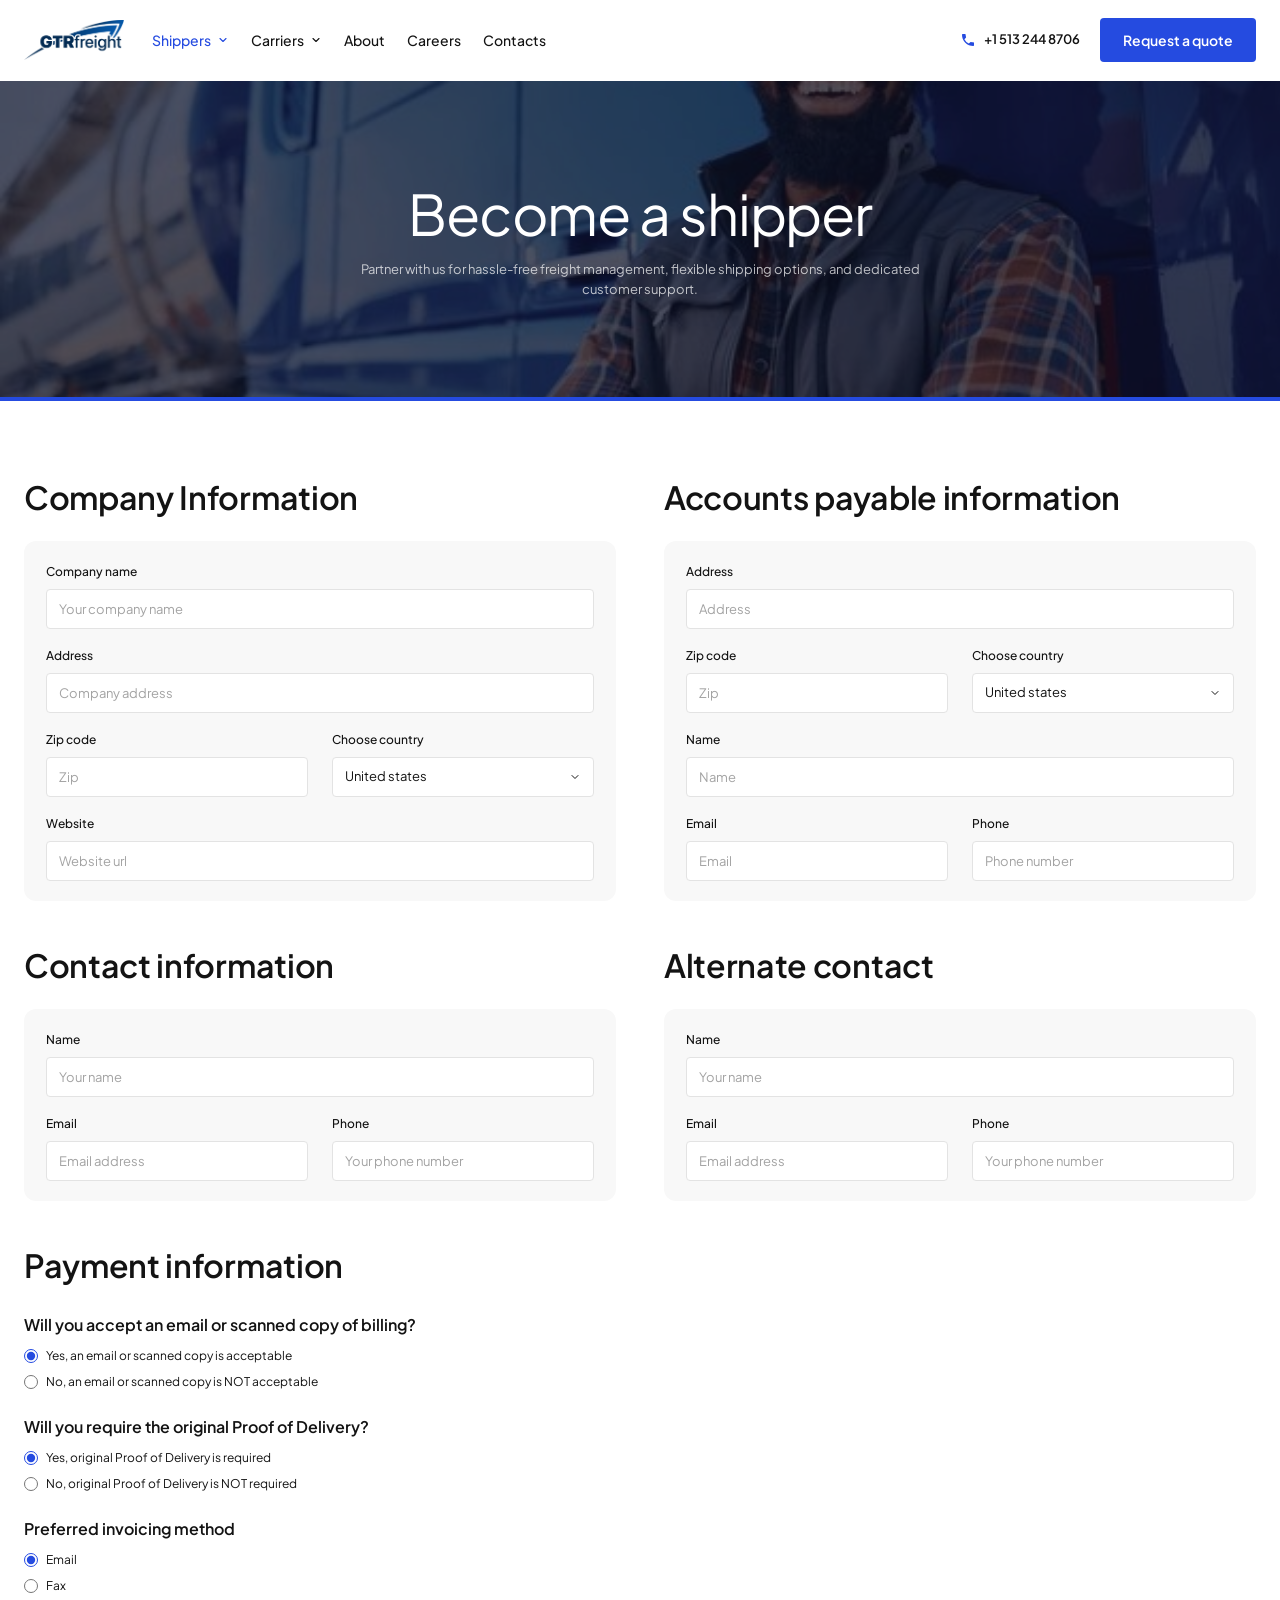
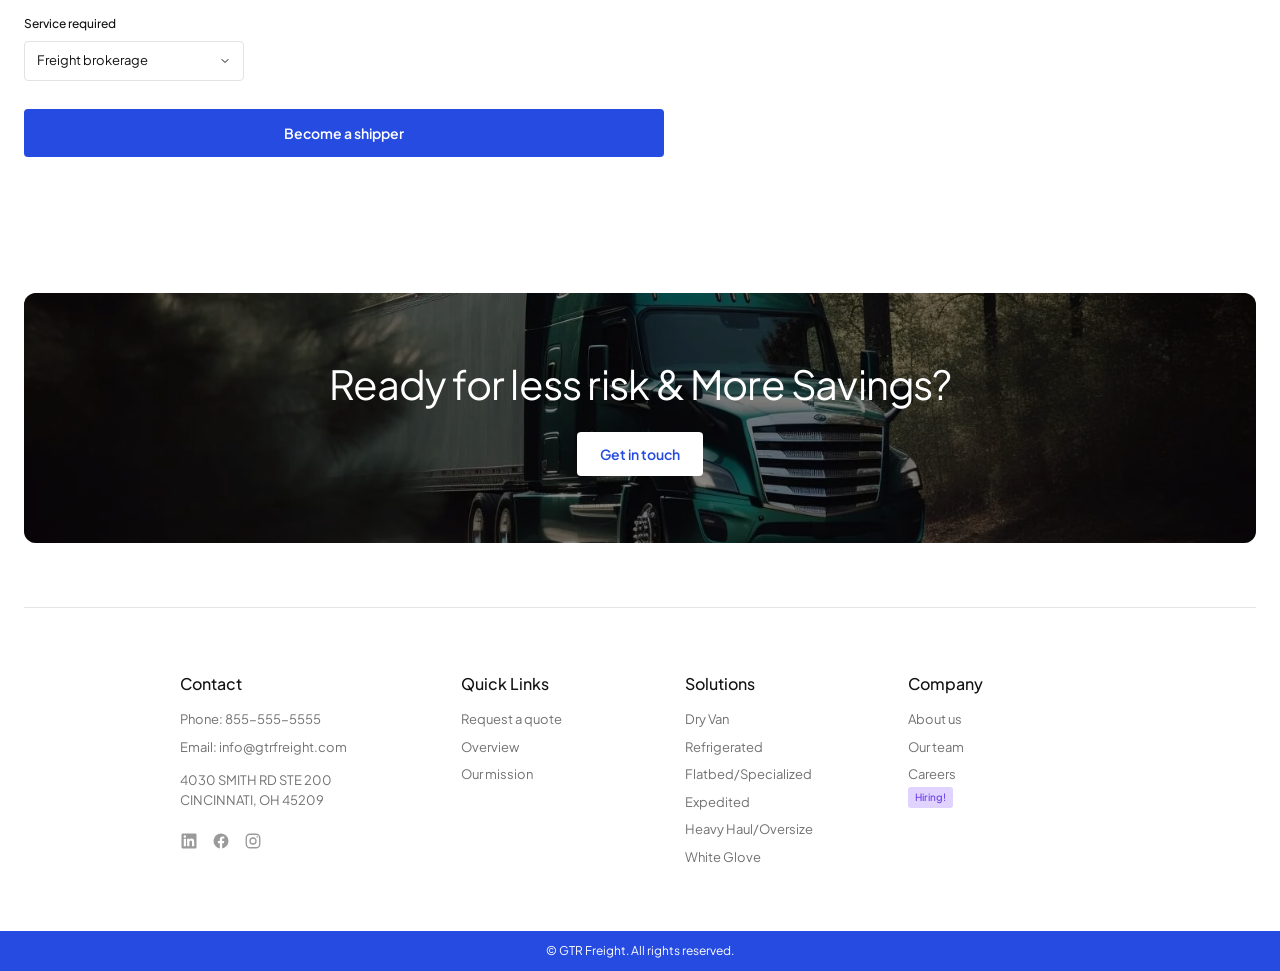
<file: become-shipper.html>
<!DOCTYPE html>
<html lang="en">
<head>
<meta charset="utf-8">
<meta name="viewport" content="width=device-width, initial-scale=1">
<title>Become a shipper — GTR Freight</title>
<meta name="description" content="Partner with GTR Freight for hassle-free freight management, flexible shipping options, and dedicated customer support.">
<link rel="icon" href="favicon.svg" type="image/svg+xml">
<link rel="preconnect" href="https://fonts.googleapis.com">
<link rel="preconnect" href="https://fonts.gstatic.com" crossorigin>
<link href="https://fonts.googleapis.com/css2?family=Plus+Jakarta+Sans:wght@400;500;600;700&display=swap" rel="stylesheet">
<link rel="stylesheet" href="css/style.css">
</head>
<body>
<header class="site-header">
  <div class="container nav">
    <a class="nav-logo" href="index.html" aria-label="GTR Freight home"><img src="assets/img/logo.png" alt="GTR Freight" width="120" height="48"></a>
    <button class="nav-toggle" aria-expanded="false" aria-controls="nav-menu" aria-label="Toggle menu"><svg class="icon-menu" viewBox="0 0 24 24" fill="none" stroke="currentColor" stroke-width="2" stroke-linecap="round" aria-hidden="true"><line x1="4" y1="7" x2="20" y2="7"/><line x1="4" y1="12" x2="20" y2="12"/><line x1="4" y1="17" x2="20" y2="17"/></svg><svg class="icon-close" viewBox="0 0 24 24" fill="none" stroke="currentColor" stroke-width="2" stroke-linecap="round" aria-hidden="true"><line x1="6" y1="6" x2="18" y2="18"/><line x1="18" y1="6" x2="6" y2="18"/></svg></button>
    <nav class="nav-menu" id="nav-menu" aria-label="Main">
      <ul class="nav-links">
        <li class="dropdown"><button class="nav-link" type="button" aria-expanded="false" aria-current="page">Shippers <svg viewBox="0 0 24 24" fill="none" stroke="currentColor" stroke-width="2.2" stroke-linecap="round" stroke-linejoin="round" aria-hidden="true"><polyline points="6 9 12 15 18 9"/></svg></button><div class="dropdown-menu"><a href="freight-brokerage.html">Freight brokerage</a><a href="managed-transportation.html">Managed transportation</a><a href="warehousing.html">Warehousing and Fulfillment</a><a href="cross-border.html">Cross-Border Logistics</a><a href="ship-international.html">Ship International</a><a href="become-shipper.html">Become a shipper</a></div></li>
        <li class="dropdown"><button class="nav-link" type="button" aria-expanded="false">Carriers <svg viewBox="0 0 24 24" fill="none" stroke="currentColor" stroke-width="2.2" stroke-linecap="round" stroke-linejoin="round" aria-hidden="true"><polyline points="6 9 12 15 18 9"/></svg></button><div class="dropdown-menu"><a href="become-carrier.html">Become a carrier</a><a href="become-carrier.html#requirements">Carrier requirements</a></div></li>
        <li><a class="nav-link" href="about.html">About</a></li>
        <li><a class="nav-link" href="careers.html">Careers</a></li>
        <li><a class="nav-link" href="contacts.html">Contacts</a></li>
      </ul>
      <div class="nav-actions"><a class="nav-phone" href="tel:+15132448706"><svg viewBox="0 0 24 24" fill="currentColor" aria-hidden="true"><path d="M6.6 10.8a15.1 15.1 0 0 0 6.6 6.6l2.2-2.2a1 1 0 0 1 1-.25c1.1.37 2.3.57 3.6.57a1 1 0 0 1 1 1V20a1 1 0 0 1-1 1A17 17 0 0 1 3 4a1 1 0 0 1 1-1h3.5a1 1 0 0 1 1 1c0 1.25.2 2.45.57 3.57a1 1 0 0 1-.25 1L6.6 10.8z"/></svg>+1 513 244 8706</a><a class="btn btn-primary" href="contacts.html#form">Request a quote</a></div>
    </nav>
  </div>
</header>
<section class="hero hero--inner" style="background-image:url('assets/img/hero-carrier.jpg')">
  <div class="container">
    <h1>Become a shipper</h1>
    
    <p>Partner with us for hassle-free freight management, flexible shipping options, and dedicated customer support.</p>
    
  </div>
</section>
<section class="shipper">
  <div class="container"><form class="shipper-form" data-static action="#" method="post" novalidate>
  <div class="shipper-grid">
    <div>
      <h2>Company Information</h2>
      <div class="form-card">
        <div class="form-grid">
          <div class="field full"><label for="company">Company name</label><input type="text" id="company" name="company" placeholder="Your company name" required></div>
          <div class="field full"><label for="company_address">Address</label><input type="text" id="company_address" name="company_address" placeholder="Company address" required></div>
          <div class="field "><label for="company_zip">Zip code</label><input type="text" id="company_zip" name="company_zip" placeholder="Zip" required></div>
          <div class="field "><label for="company_country">Choose country</label><select id="company_country" name="company_country"><option>United states</option><option>Canada</option><option>Mexico</option></select></div>
          <div class="field full"><label for="website">Website</label><input type="url" id="website" name="website" placeholder="Website url"></div>
        </div>
      </div>
    </div>
    <div>
      <h2>Accounts payable information</h2>
      <div class="form-card">
        <div class="form-grid">
          <div class="field full"><label for="ap_address">Address</label><input type="text" id="ap_address" name="ap_address" placeholder="Address" required></div>
          <div class="field "><label for="ap_zip">Zip code</label><input type="text" id="ap_zip" name="ap_zip" placeholder="Zip" required></div>
          <div class="field "><label for="ap_country">Choose country</label><select id="ap_country" name="ap_country"><option>United states</option><option>Canada</option><option>Mexico</option></select></div>
          <div class="field full"><label for="ap_name">Name</label><input type="text" id="ap_name" name="ap_name" placeholder="Name" required></div>
          <div class="field "><label for="ap_email">Email</label><input type="email" id="ap_email" name="ap_email" placeholder="Email" required></div>
          <div class="field "><label for="ap_phone">Phone</label><input type="tel" id="ap_phone" name="ap_phone" placeholder="Phone number" required></div>
        </div>
      </div>
    </div>
    <div>
      <h2>Contact information</h2>
      <div class="form-card">
        <div class="form-grid">
          <div class="field full"><label for="contact_name">Name</label><input type="text" id="contact_name" name="contact_name" placeholder="Your name" required></div>
          <div class="field "><label for="contact_email">Email</label><input type="email" id="contact_email" name="contact_email" placeholder="Email address" required></div>
          <div class="field "><label for="contact_phone">Phone</label><input type="tel" id="contact_phone" name="contact_phone" placeholder="Your phone number" required></div>
        </div>
      </div>
    </div>
    <div>
      <h2>Alternate contact</h2>
      <div class="form-card">
        <div class="form-grid">
          <div class="field full"><label for="alt_name">Name</label><input type="text" id="alt_name" name="alt_name" placeholder="Your name"></div>
          <div class="field "><label for="alt_email">Email</label><input type="email" id="alt_email" name="alt_email" placeholder="Email address"></div>
          <div class="field "><label for="alt_phone">Phone</label><input type="tel" id="alt_phone" name="alt_phone" placeholder="Your phone number"></div>
        </div>
      </div>
    </div>
  </div>
  <div class="payment">
    <h2 style="margin-top:40px">Payment information</h2>
    <div class="radio-group">
      <h3>Will you accept an email or scanned copy of billing?</h3>
      <label><input type="radio" name="billing_copy" value="yes" checked> Yes, an email or scanned copy is acceptable</label>
      <label><input type="radio" name="billing_copy" value="no"> No, an email or scanned copy is NOT acceptable</label>
      <h3>Will you require the original Proof of Delivery?</h3>
      <label><input type="radio" name="pod" value="yes" checked> Yes, original Proof of Delivery is required</label>
      <label><input type="radio" name="pod" value="no"> No, original Proof of Delivery is NOT required</label>
      <h3>Preferred invoicing method</h3>
      <label><input type="radio" name="invoicing" value="email" checked> Email</label>
      <label><input type="radio" name="invoicing" value="fax"> Fax</label>
    </div>
    <div class="field "><label for="service">Service required</label><select id="service" name="service"><option>Freight brokerage</option><option>Managed transportation</option><option>Warehousing and Fulfillment</option><option>Cross-Border Logistics</option><option>Ship International</option></select></div>
  </div>
  <div class="submit form-card" style="background:none;padding:0">
    <button class="btn btn-primary btn-block btn-lg" type="submit">Become a shipper</button>
    <p class="form-note" role="status">Thanks! Your shipper application has been received. We’ll be in touch shortly.</p>
  </div>
</form></div>
</section>
<section class="cta-section">
  <div class="container">
    <div class="cta" style="background-image:url('assets/img/cta-truck.jpg')">
      <h2>Ready for less risk &amp; More Savings?</h2>
      <a class="btn btn-white" href="contacts.html#form">Get in touch</a>
    </div>
  </div>
</section>
<footer class="site-footer">
  <div class="container">
    <div class="footer-top">
      <div class="footer-grid">
        <div class="footer-col">
          <h4>Contact</h4>
          <ul>
            <li>Phone: <a href="tel:8555555555">855-555-5555</a></li>
            <li>Email: <a href="mailto:info@gtrfreight.com">info@gtrfreight.com</a></li>
            <li class="addr">4030 SMITH RD STE 200<br>CINCINNATI, OH 45209</li>
          </ul>
          <div class="social">
            <a href="https://www.linkedin.com/" aria-label="LinkedIn" target="_blank" rel="noopener"><svg viewBox="0 0 24 24" fill="currentColor" aria-hidden="true"><path d="M20.4 2H3.6A1.6 1.6 0 0 0 2 3.6v16.8A1.6 1.6 0 0 0 3.6 22h16.8a1.6 1.6 0 0 0 1.6-1.6V3.6A1.6 1.6 0 0 0 20.4 2zM8 19H5V9h3zM6.5 7.7A1.7 1.7 0 1 1 8.2 6a1.7 1.7 0 0 1-1.7 1.7zM19 19h-3v-4.9c0-1.2 0-2.7-1.6-2.7s-1.9 1.3-1.9 2.6V19h-3V9h2.9v1.4a3.2 3.2 0 0 1 2.9-1.6c3 0 3.6 2 3.6 4.6z"/></svg></a>
            <a href="https://www.facebook.com/" aria-label="Facebook" target="_blank" rel="noopener"><svg viewBox="0 0 24 24" fill="currentColor" aria-hidden="true"><path d="M22 12a10 10 0 1 0-11.6 9.9v-7H7.9V12h2.5V9.8c0-2.5 1.5-3.9 3.8-3.9 1.1 0 2.2.2 2.2.2v2.5h-1.3c-1.2 0-1.6.8-1.6 1.6V12h2.8l-.4 2.9h-2.3v7A10 10 0 0 0 22 12z"/></svg></a>
            <a href="https://www.instagram.com/" aria-label="Instagram" target="_blank" rel="noopener"><svg viewBox="0 0 24 24" fill="none" stroke="currentColor" stroke-width="1.8" stroke-linecap="round" stroke-linejoin="round" aria-hidden="true"><rect x="3" y="3" width="18" height="18" rx="5"/><circle cx="12" cy="12" r="4"/><circle cx="17.5" cy="6.5" r="1" fill="currentColor" stroke="none"/></svg></a>
          </div>
        </div>
        <div class="footer-col">
          <h4>Quick Links</h4>
          <ul>
            <li><a href="contacts.html#form">Request a quote</a></li>
            <li><a href="about.html">Overview</a></li>
            <li><a href="about.html#mission">Our mission</a></li>
          </ul>
        </div>
        <div class="footer-col">
          <h4>Solutions</h4>
          <ul>
            <li><a href="freight-brokerage.html#services">Dry Van</a></li>
            <li><a href="freight-brokerage.html#services">Refrigerated</a></li>
            <li><a href="freight-brokerage.html#services">Flatbed/Specialized</a></li>
            <li><a href="freight-brokerage.html#services">Expedited</a></li>
            <li><a href="freight-brokerage.html#services">Heavy Haul/Oversize</a></li>
            <li><a href="freight-brokerage.html#services">White Glove</a></li>
          </ul>
        </div>
        <div class="footer-col">
          <h4>Company</h4>
          <ul>
            <li><a href="about.html">About us</a></li>
            <li><a href="team.html">Our team</a></li>
            <li><a href="careers.html">Careers</a><br><span class="badge-hiring">Hiring!</span></li>
          </ul>
        </div>
      </div>
    </div>
  </div>
  <div class="footer-bar">© GTR Freight. All rights reserved.</div>
</footer>
<script src="js/main.js"></script>
</body>
</html>
</file>
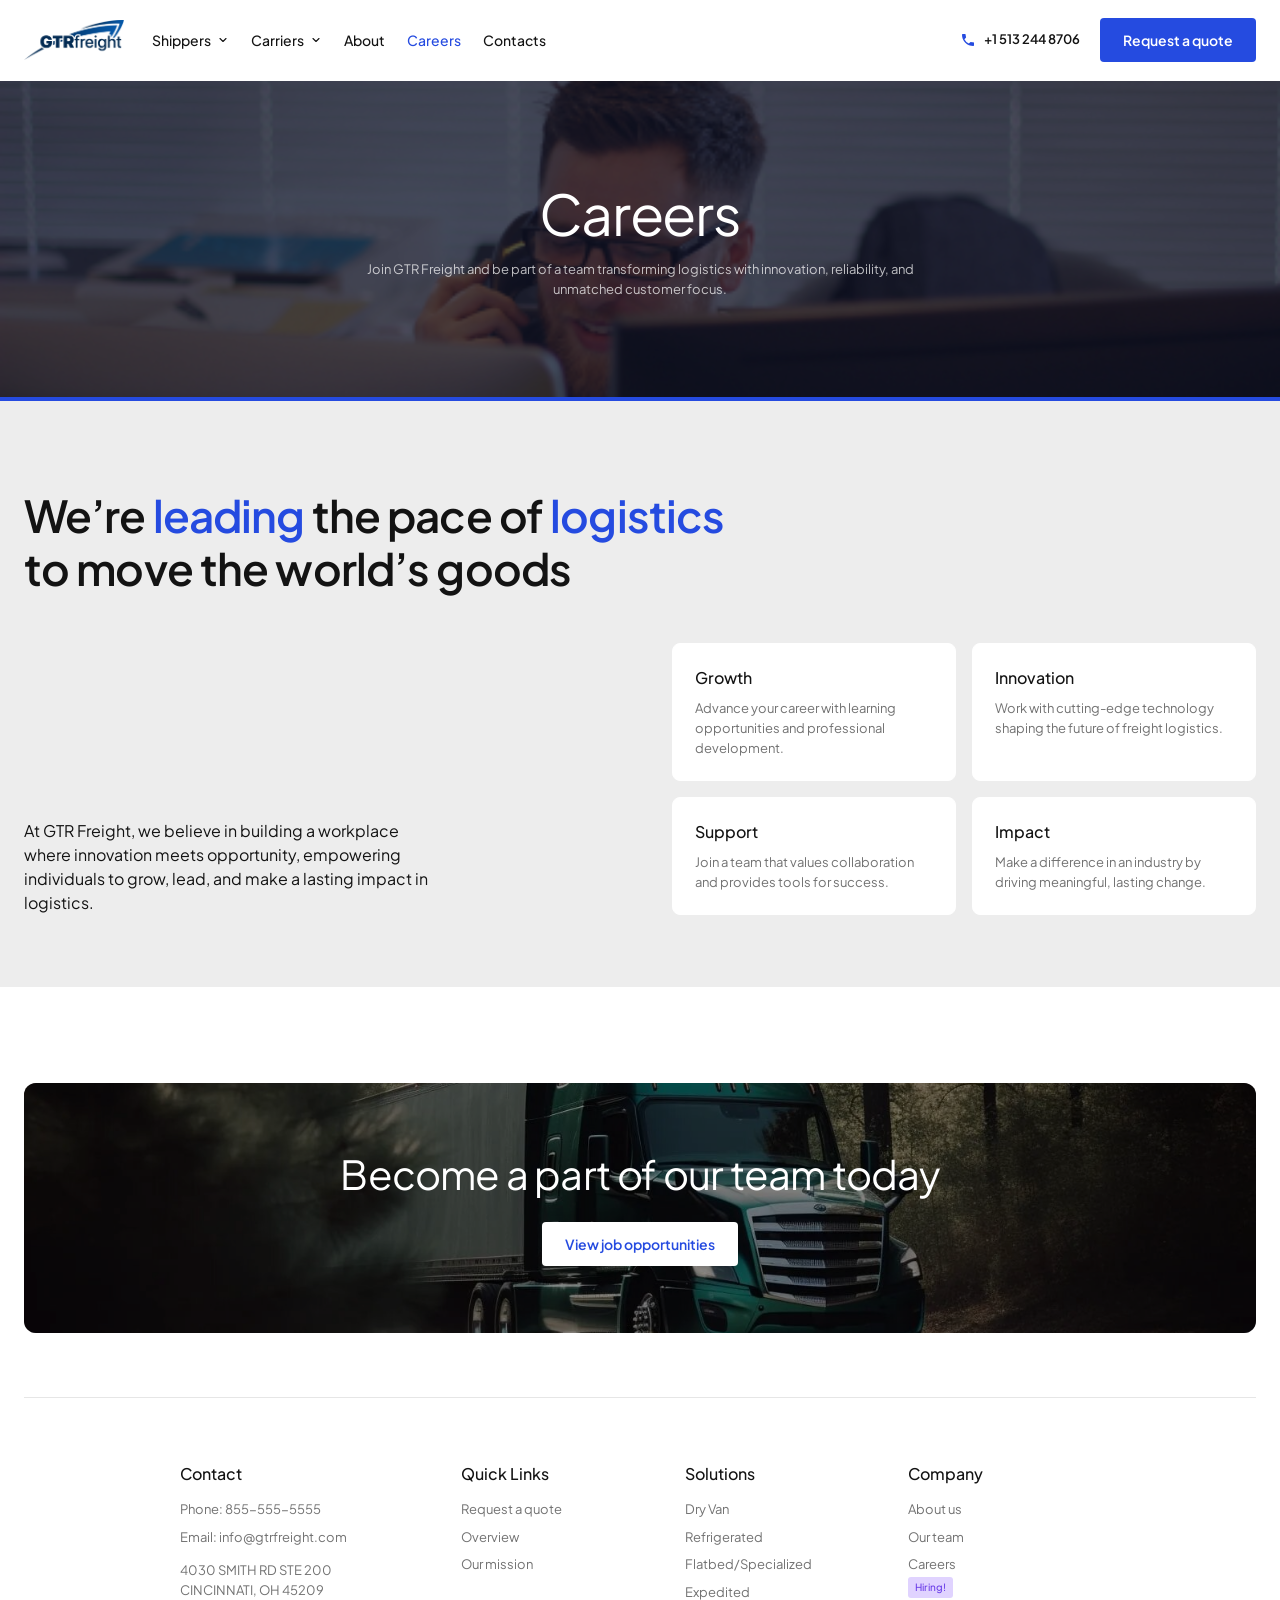
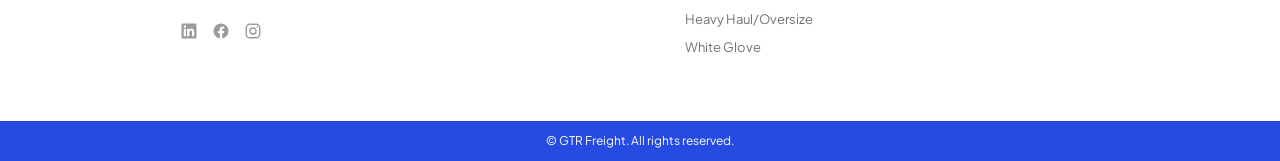
<file: careers.html>
<!DOCTYPE html>
<html lang="en">
<head>
<meta charset="utf-8">
<meta name="viewport" content="width=device-width, initial-scale=1">
<title>Careers — GTR Freight</title>
<meta name="description" content="Join GTR Freight and be part of a team transforming logistics with innovation, reliability, and unmatched customer focus.">
<link rel="icon" href="favicon.svg" type="image/svg+xml">
<link rel="preconnect" href="https://fonts.googleapis.com">
<link rel="preconnect" href="https://fonts.gstatic.com" crossorigin>
<link href="https://fonts.googleapis.com/css2?family=Plus+Jakarta+Sans:wght@400;500;600;700&display=swap" rel="stylesheet">
<link rel="stylesheet" href="css/style.css">
</head>
<body>
<header class="site-header">
  <div class="container nav">
    <a class="nav-logo" href="index.html" aria-label="GTR Freight home"><img src="assets/img/logo.png" alt="GTR Freight" width="120" height="48"></a>
    <button class="nav-toggle" aria-expanded="false" aria-controls="nav-menu" aria-label="Toggle menu"><svg class="icon-menu" viewBox="0 0 24 24" fill="none" stroke="currentColor" stroke-width="2" stroke-linecap="round" aria-hidden="true"><line x1="4" y1="7" x2="20" y2="7"/><line x1="4" y1="12" x2="20" y2="12"/><line x1="4" y1="17" x2="20" y2="17"/></svg><svg class="icon-close" viewBox="0 0 24 24" fill="none" stroke="currentColor" stroke-width="2" stroke-linecap="round" aria-hidden="true"><line x1="6" y1="6" x2="18" y2="18"/><line x1="18" y1="6" x2="6" y2="18"/></svg></button>
    <nav class="nav-menu" id="nav-menu" aria-label="Main">
      <ul class="nav-links">
        <li class="dropdown"><button class="nav-link" type="button" aria-expanded="false">Shippers <svg viewBox="0 0 24 24" fill="none" stroke="currentColor" stroke-width="2.2" stroke-linecap="round" stroke-linejoin="round" aria-hidden="true"><polyline points="6 9 12 15 18 9"/></svg></button><div class="dropdown-menu"><a href="freight-brokerage.html">Freight brokerage</a><a href="managed-transportation.html">Managed transportation</a><a href="warehousing.html">Warehousing and Fulfillment</a><a href="cross-border.html">Cross-Border Logistics</a><a href="ship-international.html">Ship International</a><a href="become-shipper.html">Become a shipper</a></div></li>
        <li class="dropdown"><button class="nav-link" type="button" aria-expanded="false">Carriers <svg viewBox="0 0 24 24" fill="none" stroke="currentColor" stroke-width="2.2" stroke-linecap="round" stroke-linejoin="round" aria-hidden="true"><polyline points="6 9 12 15 18 9"/></svg></button><div class="dropdown-menu"><a href="become-carrier.html">Become a carrier</a><a href="become-carrier.html#requirements">Carrier requirements</a></div></li>
        <li><a class="nav-link" href="about.html">About</a></li>
        <li><a class="nav-link" href="careers.html" aria-current="page">Careers</a></li>
        <li><a class="nav-link" href="contacts.html">Contacts</a></li>
      </ul>
      <div class="nav-actions"><a class="nav-phone" href="tel:+15132448706"><svg viewBox="0 0 24 24" fill="currentColor" aria-hidden="true"><path d="M6.6 10.8a15.1 15.1 0 0 0 6.6 6.6l2.2-2.2a1 1 0 0 1 1-.25c1.1.37 2.3.57 3.6.57a1 1 0 0 1 1 1V20a1 1 0 0 1-1 1A17 17 0 0 1 3 4a1 1 0 0 1 1-1h3.5a1 1 0 0 1 1 1c0 1.25.2 2.45.57 3.57a1 1 0 0 1-.25 1L6.6 10.8z"/></svg>+1 513 244 8706</a><a class="btn btn-primary" href="contacts.html#form">Request a quote</a></div>
    </nav>
  </div>
</header>
<section class="hero hero--inner" style="background-image:url('assets/img/hero-careers.jpg')">
  <div class="container">
    <h1>Careers</h1>
    
    <p>Join GTR Freight and be part of a team transforming logistics with innovation, reliability, and unmatched customer focus.</p>
    
  </div>
</section>
<section class="careers-intro">
  <div class="container">
    <div class="careers-grid">
      <h2 class="section-title">We’re <span class="accent">leading</span> the pace of <span class="accent">logistics</span> to move the world’s goods</h2>
      <p class="careers-copy">At GTR Freight, we believe in building a workplace where innovation meets opportunity, empowering individuals to grow, lead, and make a lasting impact in logistics.</p>
      <div class="careers-cards"><article class="card"><h3>Growth</h3><p>Advance your career with learning opportunities and professional development.</p></article><article class="card"><h3>Innovation</h3><p>Work with cutting-edge technology shaping the future of freight logistics.</p></article><article class="card"><h3>Support</h3><p>Join a team that values collaboration and provides tools for success.</p></article><article class="card"><h3>Impact</h3><p>Make a difference in an industry by driving meaningful, lasting change.</p></article></div>
    </div>
  </div>
</section>
<section class="cta-section">
  <div class="container">
    <div class="cta" style="background-image:url('assets/img/cta-truck.jpg')">
      <h2>Become a part of our team today</h2>
      <a class="btn btn-white" href="contacts.html#form">View job opportunities</a>
    </div>
  </div>
</section>
<footer class="site-footer">
  <div class="container">
    <div class="footer-top">
      <div class="footer-grid">
        <div class="footer-col">
          <h4>Contact</h4>
          <ul>
            <li>Phone: <a href="tel:8555555555">855-555-5555</a></li>
            <li>Email: <a href="mailto:info@gtrfreight.com">info@gtrfreight.com</a></li>
            <li class="addr">4030 SMITH RD STE 200<br>CINCINNATI, OH 45209</li>
          </ul>
          <div class="social">
            <a href="https://www.linkedin.com/" aria-label="LinkedIn" target="_blank" rel="noopener"><svg viewBox="0 0 24 24" fill="currentColor" aria-hidden="true"><path d="M20.4 2H3.6A1.6 1.6 0 0 0 2 3.6v16.8A1.6 1.6 0 0 0 3.6 22h16.8a1.6 1.6 0 0 0 1.6-1.6V3.6A1.6 1.6 0 0 0 20.4 2zM8 19H5V9h3zM6.5 7.7A1.7 1.7 0 1 1 8.2 6a1.7 1.7 0 0 1-1.7 1.7zM19 19h-3v-4.9c0-1.2 0-2.7-1.6-2.7s-1.9 1.3-1.9 2.6V19h-3V9h2.9v1.4a3.2 3.2 0 0 1 2.9-1.6c3 0 3.6 2 3.6 4.6z"/></svg></a>
            <a href="https://www.facebook.com/" aria-label="Facebook" target="_blank" rel="noopener"><svg viewBox="0 0 24 24" fill="currentColor" aria-hidden="true"><path d="M22 12a10 10 0 1 0-11.6 9.9v-7H7.9V12h2.5V9.8c0-2.5 1.5-3.9 3.8-3.9 1.1 0 2.2.2 2.2.2v2.5h-1.3c-1.2 0-1.6.8-1.6 1.6V12h2.8l-.4 2.9h-2.3v7A10 10 0 0 0 22 12z"/></svg></a>
            <a href="https://www.instagram.com/" aria-label="Instagram" target="_blank" rel="noopener"><svg viewBox="0 0 24 24" fill="none" stroke="currentColor" stroke-width="1.8" stroke-linecap="round" stroke-linejoin="round" aria-hidden="true"><rect x="3" y="3" width="18" height="18" rx="5"/><circle cx="12" cy="12" r="4"/><circle cx="17.5" cy="6.5" r="1" fill="currentColor" stroke="none"/></svg></a>
          </div>
        </div>
        <div class="footer-col">
          <h4>Quick Links</h4>
          <ul>
            <li><a href="contacts.html#form">Request a quote</a></li>
            <li><a href="about.html">Overview</a></li>
            <li><a href="about.html#mission">Our mission</a></li>
          </ul>
        </div>
        <div class="footer-col">
          <h4>Solutions</h4>
          <ul>
            <li><a href="freight-brokerage.html#services">Dry Van</a></li>
            <li><a href="freight-brokerage.html#services">Refrigerated</a></li>
            <li><a href="freight-brokerage.html#services">Flatbed/Specialized</a></li>
            <li><a href="freight-brokerage.html#services">Expedited</a></li>
            <li><a href="freight-brokerage.html#services">Heavy Haul/Oversize</a></li>
            <li><a href="freight-brokerage.html#services">White Glove</a></li>
          </ul>
        </div>
        <div class="footer-col">
          <h4>Company</h4>
          <ul>
            <li><a href="about.html">About us</a></li>
            <li><a href="team.html">Our team</a></li>
            <li><a href="careers.html">Careers</a><br><span class="badge-hiring">Hiring!</span></li>
          </ul>
        </div>
      </div>
    </div>
  </div>
  <div class="footer-bar">© GTR Freight. All rights reserved.</div>
</footer>
<script src="js/main.js"></script>
</body>
</html>
</file>
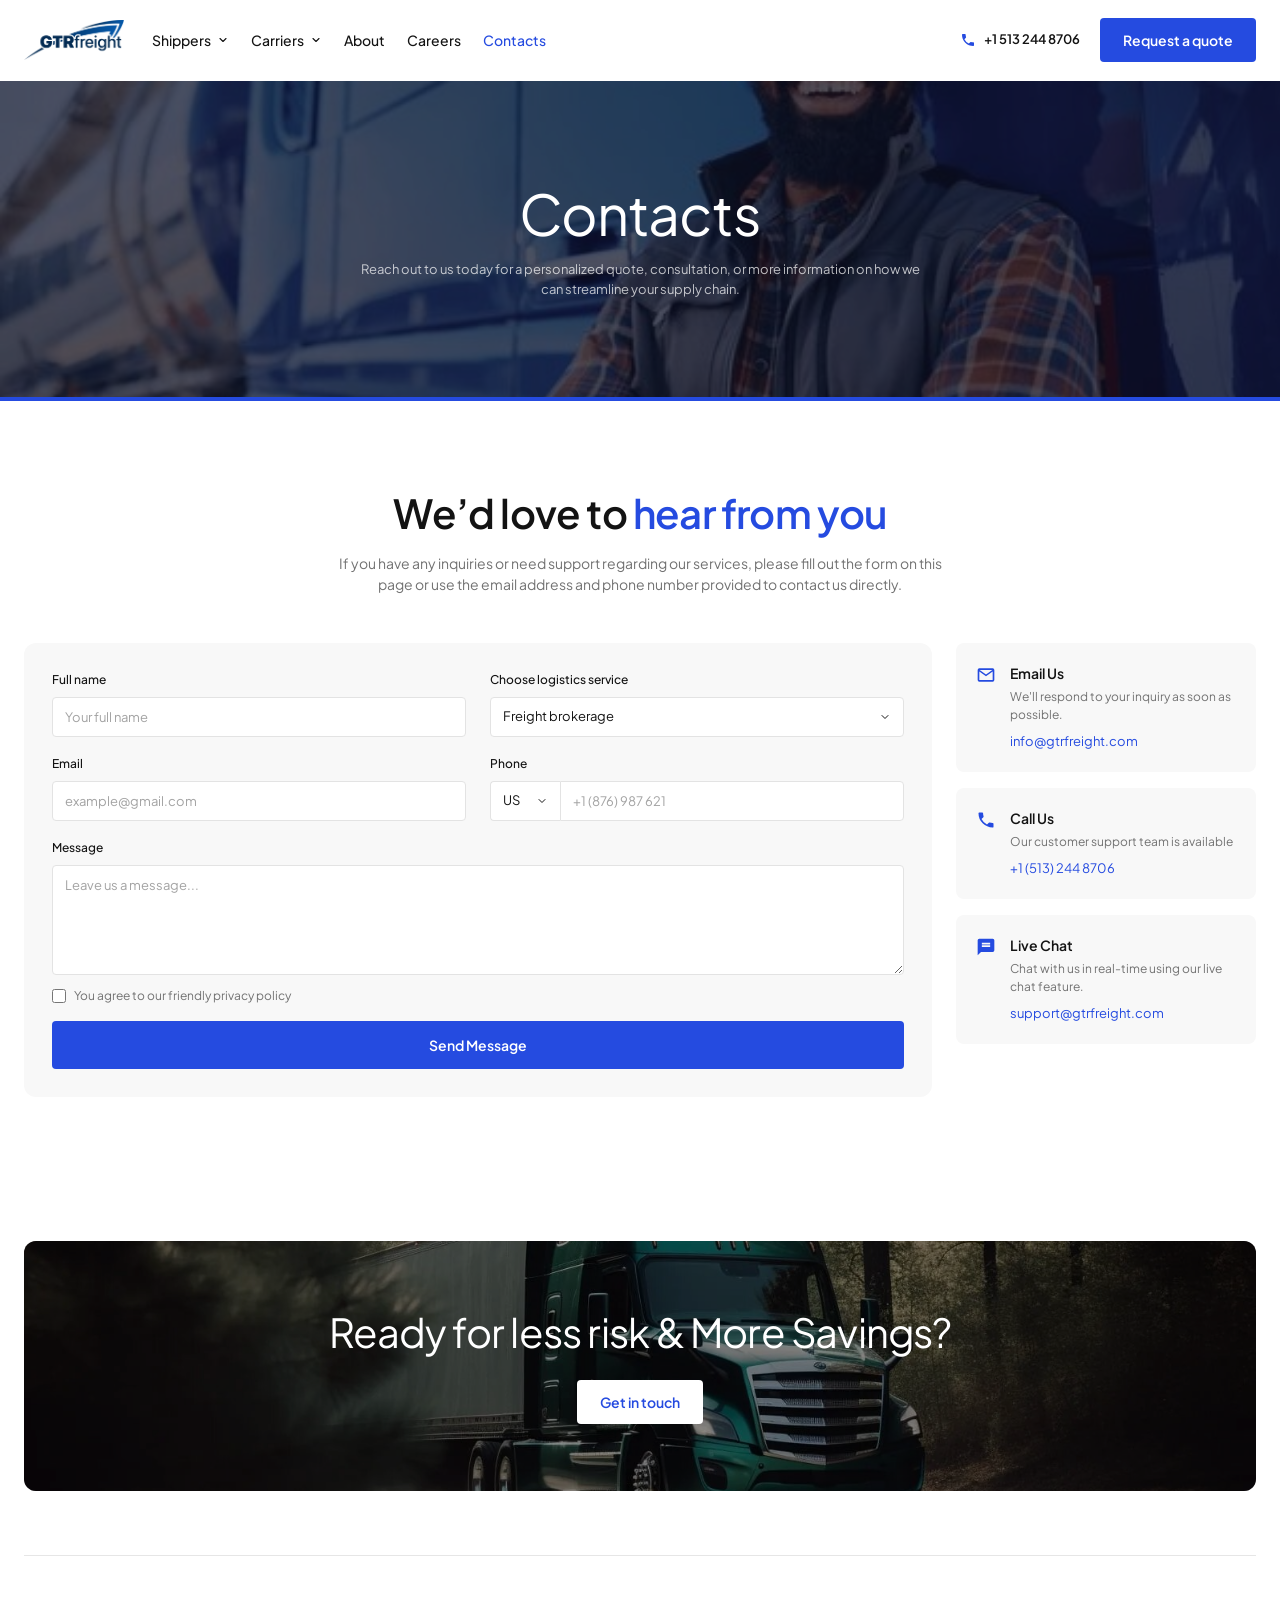
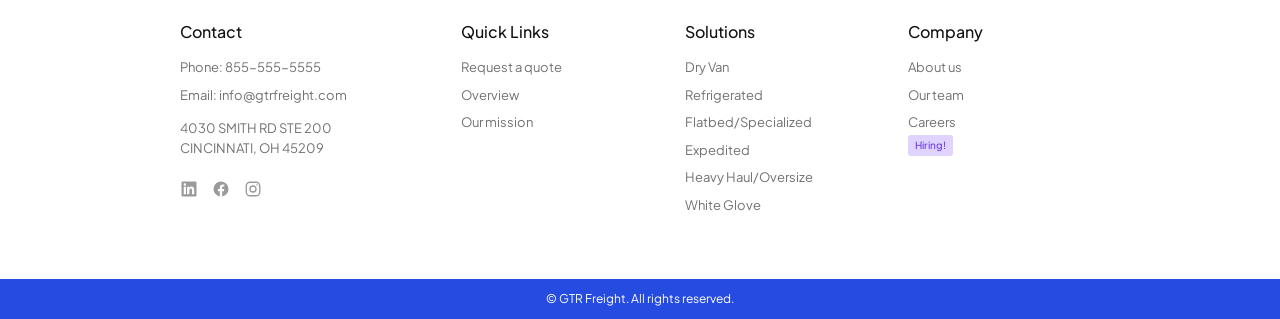
<file: contacts.html>
<!DOCTYPE html>
<html lang="en">
<head>
<meta charset="utf-8">
<meta name="viewport" content="width=device-width, initial-scale=1">
<title>Contacts — GTR Freight</title>
<meta name="description" content="Reach out to GTR Freight for a personalized quote, consultation, or more information on how we can streamline your supply chain.">
<link rel="icon" href="favicon.svg" type="image/svg+xml">
<link rel="preconnect" href="https://fonts.googleapis.com">
<link rel="preconnect" href="https://fonts.gstatic.com" crossorigin>
<link href="https://fonts.googleapis.com/css2?family=Plus+Jakarta+Sans:wght@400;500;600;700&display=swap" rel="stylesheet">
<link rel="stylesheet" href="css/style.css">
</head>
<body>
<header class="site-header">
  <div class="container nav">
    <a class="nav-logo" href="index.html" aria-label="GTR Freight home"><img src="assets/img/logo.png" alt="GTR Freight" width="120" height="48"></a>
    <button class="nav-toggle" aria-expanded="false" aria-controls="nav-menu" aria-label="Toggle menu"><svg class="icon-menu" viewBox="0 0 24 24" fill="none" stroke="currentColor" stroke-width="2" stroke-linecap="round" aria-hidden="true"><line x1="4" y1="7" x2="20" y2="7"/><line x1="4" y1="12" x2="20" y2="12"/><line x1="4" y1="17" x2="20" y2="17"/></svg><svg class="icon-close" viewBox="0 0 24 24" fill="none" stroke="currentColor" stroke-width="2" stroke-linecap="round" aria-hidden="true"><line x1="6" y1="6" x2="18" y2="18"/><line x1="18" y1="6" x2="6" y2="18"/></svg></button>
    <nav class="nav-menu" id="nav-menu" aria-label="Main">
      <ul class="nav-links">
        <li class="dropdown"><button class="nav-link" type="button" aria-expanded="false">Shippers <svg viewBox="0 0 24 24" fill="none" stroke="currentColor" stroke-width="2.2" stroke-linecap="round" stroke-linejoin="round" aria-hidden="true"><polyline points="6 9 12 15 18 9"/></svg></button><div class="dropdown-menu"><a href="freight-brokerage.html">Freight brokerage</a><a href="managed-transportation.html">Managed transportation</a><a href="warehousing.html">Warehousing and Fulfillment</a><a href="cross-border.html">Cross-Border Logistics</a><a href="ship-international.html">Ship International</a><a href="become-shipper.html">Become a shipper</a></div></li>
        <li class="dropdown"><button class="nav-link" type="button" aria-expanded="false">Carriers <svg viewBox="0 0 24 24" fill="none" stroke="currentColor" stroke-width="2.2" stroke-linecap="round" stroke-linejoin="round" aria-hidden="true"><polyline points="6 9 12 15 18 9"/></svg></button><div class="dropdown-menu"><a href="become-carrier.html">Become a carrier</a><a href="become-carrier.html#requirements">Carrier requirements</a></div></li>
        <li><a class="nav-link" href="about.html">About</a></li>
        <li><a class="nav-link" href="careers.html">Careers</a></li>
        <li><a class="nav-link" href="contacts.html" aria-current="page">Contacts</a></li>
      </ul>
      <div class="nav-actions"><a class="nav-phone" href="tel:+15132448706"><svg viewBox="0 0 24 24" fill="currentColor" aria-hidden="true"><path d="M6.6 10.8a15.1 15.1 0 0 0 6.6 6.6l2.2-2.2a1 1 0 0 1 1-.25c1.1.37 2.3.57 3.6.57a1 1 0 0 1 1 1V20a1 1 0 0 1-1 1A17 17 0 0 1 3 4a1 1 0 0 1 1-1h3.5a1 1 0 0 1 1 1c0 1.25.2 2.45.57 3.57a1 1 0 0 1-.25 1L6.6 10.8z"/></svg>+1 513 244 8706</a><a class="btn btn-primary" href="contacts.html#form">Request a quote</a></div>
    </nav>
  </div>
</header>
<section class="hero hero--inner" style="background-image:url('assets/img/hero-carrier.jpg')">
  <div class="container">
    <h1>Contacts</h1>
    
    <p>Reach out to us today for a personalized quote, consultation, or more information on how we can streamline your supply chain.</p>
    
  </div>
</section>
<section class="contact-wrap">
  <div class="container">
    <div class="section-head" style="margin-bottom:0">
      <h2 class="section-title">We’d love to <span class="accent">hear from you</span></h2>
      <p class="section-lead">If you have any inquiries or need support regarding our services, please fill out the form on this page or use the email address and phone number provided to contact us directly.</p>
    </div>
    <div class="contact-grid">
      <form class="form-card" id="form" data-static action="#" method="post" novalidate>
  <div class="form-grid">
    <div class="field "><label for="name">Full name</label><input type="text" id="name" name="name" placeholder="Your full name" required></div>
    <div class="field "><label for="service">Choose logistics service</label><select id="service" name="service"><option>Freight brokerage</option><option>Managed transportation</option><option>Warehousing and Fulfillment</option><option>Cross-Border Logistics</option><option>Ship International</option></select></div>
    <div class="field "><label for="email">Email</label><input type="email" id="email" name="email" placeholder="example@gmail.com" required></div>
    <div class="field "><label for="phone">Phone</label>
  <div class="phone-group"><select aria-label="Country code" name="phone_country"><option>US</option><option>CA</option><option>MX</option></select><input type="tel" id="phone" name="phone" placeholder="+1 (876) 987 621" required></div></div>
    <div class="field full"><label for="message">Message</label><textarea id="message" name="message" placeholder="Leave us a message..." required></textarea></div>
  </div>
  <label class="check"><input type="checkbox" name="privacy" required> You agree to our friendly privacy policy</label>
  <button class="btn btn-primary btn-block btn-lg" type="submit">Send Message</button>
  <p class="form-note" role="status">Thanks! Your message has been received. We’ll get back to you shortly.</p>
</form>
      <aside class="info-cards">
  <div class="info-card"><svg viewBox="0 0 24 24" fill="currentColor" aria-hidden="true"><path d="M20 4H4a2 2 0 0 0-2 2v12a2 2 0 0 0 2 2h16a2 2 0 0 0 2-2V6a2 2 0 0 0-2-2zm-.4 2L12 11.4 4.4 6zM4 18V7.9l8 5.7 8-5.7V18z"/></svg><div><h3>Email Us</h3><p>We'll respond to your inquiry as soon as possible.</p><a href="mailto:info@gtrfreight.com">info@gtrfreight.com</a></div></div>
  <div class="info-card"><svg viewBox="0 0 24 24" fill="currentColor" aria-hidden="true"><path d="M6.6 10.8a15.1 15.1 0 0 0 6.6 6.6l2.2-2.2a1 1 0 0 1 1-.25c1.1.37 2.3.57 3.6.57a1 1 0 0 1 1 1V20a1 1 0 0 1-1 1A17 17 0 0 1 3 4a1 1 0 0 1 1-1h3.5a1 1 0 0 1 1 1c0 1.25.2 2.45.57 3.57a1 1 0 0 1-.25 1L6.6 10.8z"/></svg><div><h3>Call Us</h3><p>Our customer support team is available</p><a href="tel:+15132448706">+1 (513) 244 8706</a></div></div>
  <div class="info-card"><svg viewBox="0 0 24 24" fill="currentColor" aria-hidden="true"><path d="M20 2H4a2 2 0 0 0-2 2v18l4-4h14a2 2 0 0 0 2-2V4a2 2 0 0 0-2-2zm-3 10H7v-2h10zm0-3H7V7h10z"/></svg><div><h3>Live Chat</h3><p>Chat with us in real-time using our live chat feature.</p><a href="mailto:support@gtrfreight.com">support@gtrfreight.com</a></div></div>
</aside>

    </div>
  </div>
</section>
<section class="cta-section">
  <div class="container">
    <div class="cta" style="background-image:url('assets/img/cta-truck.jpg')">
      <h2>Ready for less risk &amp; More Savings?</h2>
      <a class="btn btn-white" href="#form">Get in touch</a>
    </div>
  </div>
</section>
<footer class="site-footer">
  <div class="container">
    <div class="footer-top">
      <div class="footer-grid">
        <div class="footer-col">
          <h4>Contact</h4>
          <ul>
            <li>Phone: <a href="tel:8555555555">855-555-5555</a></li>
            <li>Email: <a href="mailto:info@gtrfreight.com">info@gtrfreight.com</a></li>
            <li class="addr">4030 SMITH RD STE 200<br>CINCINNATI, OH 45209</li>
          </ul>
          <div class="social">
            <a href="https://www.linkedin.com/" aria-label="LinkedIn" target="_blank" rel="noopener"><svg viewBox="0 0 24 24" fill="currentColor" aria-hidden="true"><path d="M20.4 2H3.6A1.6 1.6 0 0 0 2 3.6v16.8A1.6 1.6 0 0 0 3.6 22h16.8a1.6 1.6 0 0 0 1.6-1.6V3.6A1.6 1.6 0 0 0 20.4 2zM8 19H5V9h3zM6.5 7.7A1.7 1.7 0 1 1 8.2 6a1.7 1.7 0 0 1-1.7 1.7zM19 19h-3v-4.9c0-1.2 0-2.7-1.6-2.7s-1.9 1.3-1.9 2.6V19h-3V9h2.9v1.4a3.2 3.2 0 0 1 2.9-1.6c3 0 3.6 2 3.6 4.6z"/></svg></a>
            <a href="https://www.facebook.com/" aria-label="Facebook" target="_blank" rel="noopener"><svg viewBox="0 0 24 24" fill="currentColor" aria-hidden="true"><path d="M22 12a10 10 0 1 0-11.6 9.9v-7H7.9V12h2.5V9.8c0-2.5 1.5-3.9 3.8-3.9 1.1 0 2.2.2 2.2.2v2.5h-1.3c-1.2 0-1.6.8-1.6 1.6V12h2.8l-.4 2.9h-2.3v7A10 10 0 0 0 22 12z"/></svg></a>
            <a href="https://www.instagram.com/" aria-label="Instagram" target="_blank" rel="noopener"><svg viewBox="0 0 24 24" fill="none" stroke="currentColor" stroke-width="1.8" stroke-linecap="round" stroke-linejoin="round" aria-hidden="true"><rect x="3" y="3" width="18" height="18" rx="5"/><circle cx="12" cy="12" r="4"/><circle cx="17.5" cy="6.5" r="1" fill="currentColor" stroke="none"/></svg></a>
          </div>
        </div>
        <div class="footer-col">
          <h4>Quick Links</h4>
          <ul>
            <li><a href="contacts.html#form">Request a quote</a></li>
            <li><a href="about.html">Overview</a></li>
            <li><a href="about.html#mission">Our mission</a></li>
          </ul>
        </div>
        <div class="footer-col">
          <h4>Solutions</h4>
          <ul>
            <li><a href="freight-brokerage.html#services">Dry Van</a></li>
            <li><a href="freight-brokerage.html#services">Refrigerated</a></li>
            <li><a href="freight-brokerage.html#services">Flatbed/Specialized</a></li>
            <li><a href="freight-brokerage.html#services">Expedited</a></li>
            <li><a href="freight-brokerage.html#services">Heavy Haul/Oversize</a></li>
            <li><a href="freight-brokerage.html#services">White Glove</a></li>
          </ul>
        </div>
        <div class="footer-col">
          <h4>Company</h4>
          <ul>
            <li><a href="about.html">About us</a></li>
            <li><a href="team.html">Our team</a></li>
            <li><a href="careers.html">Careers</a><br><span class="badge-hiring">Hiring!</span></li>
          </ul>
        </div>
      </div>
    </div>
  </div>
  <div class="footer-bar">© GTR Freight. All rights reserved.</div>
</footer>
<script src="js/main.js"></script>
</body>
</html>
</file>
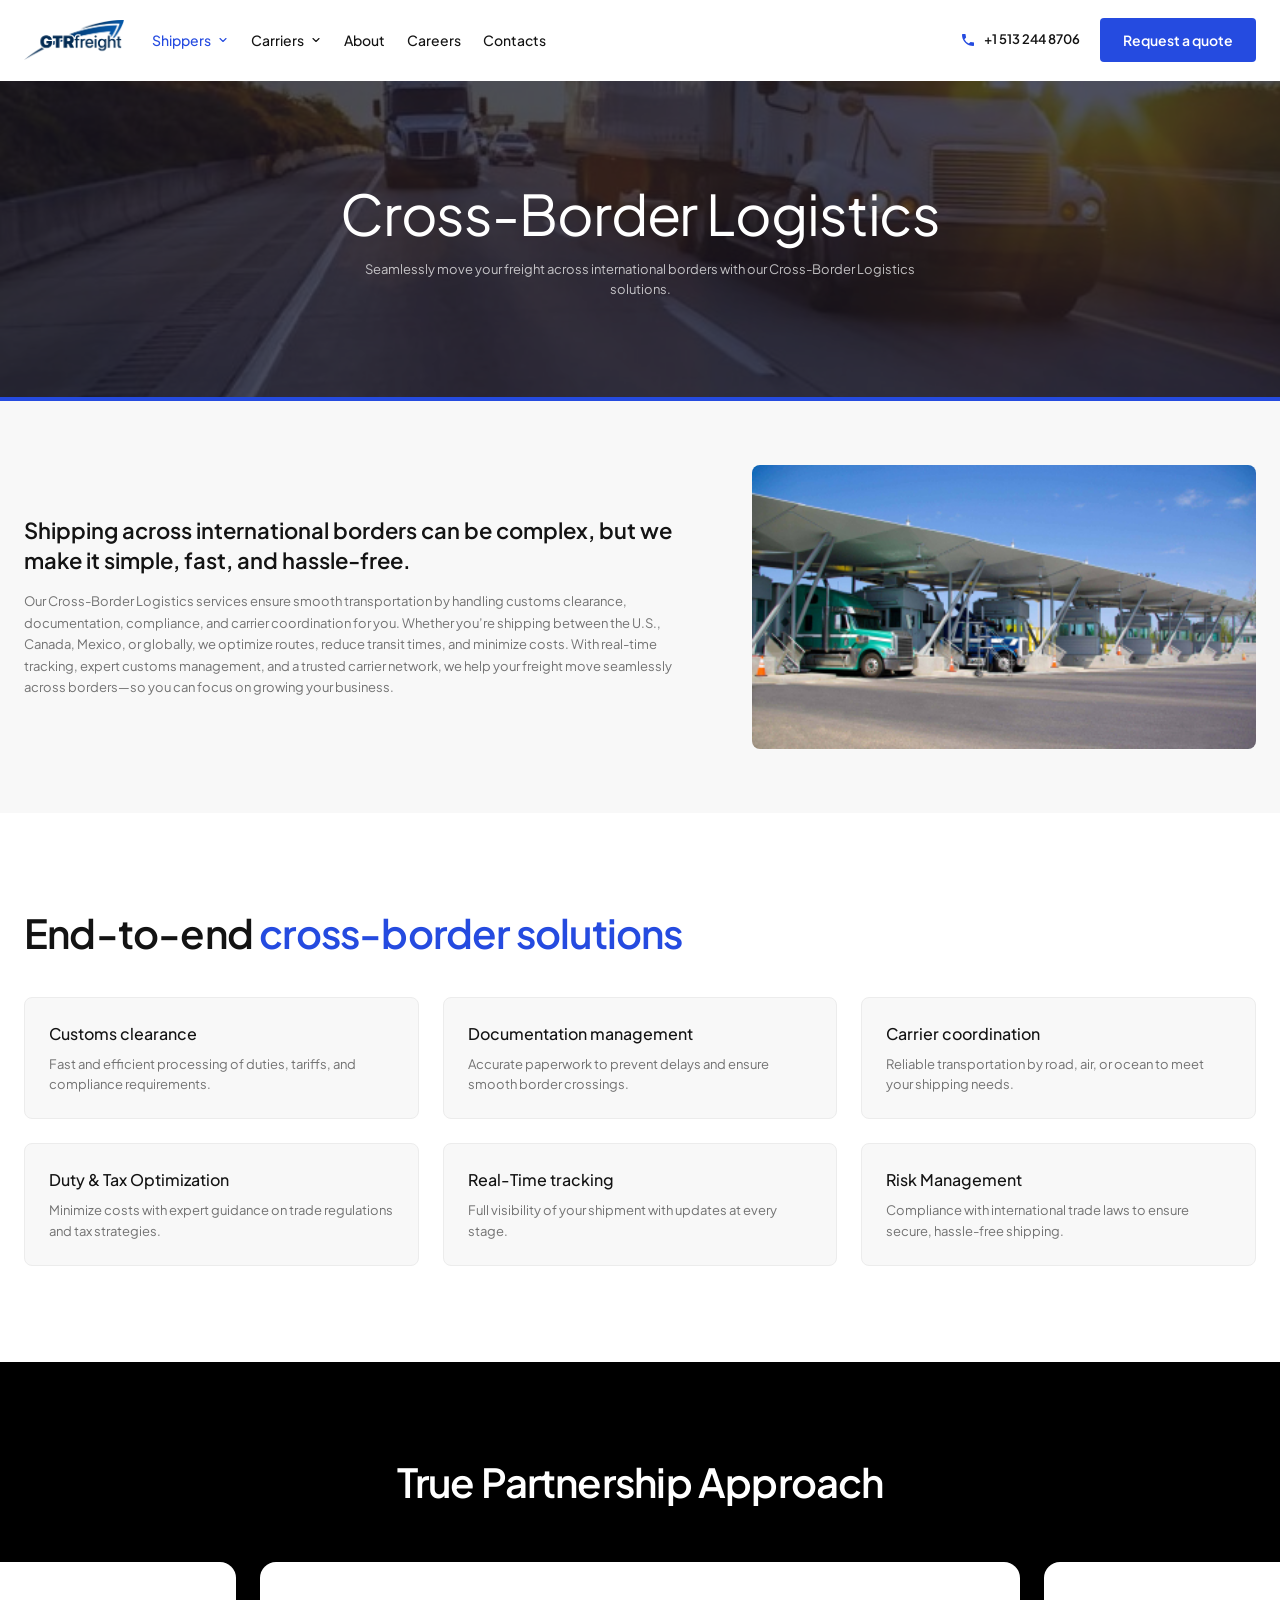
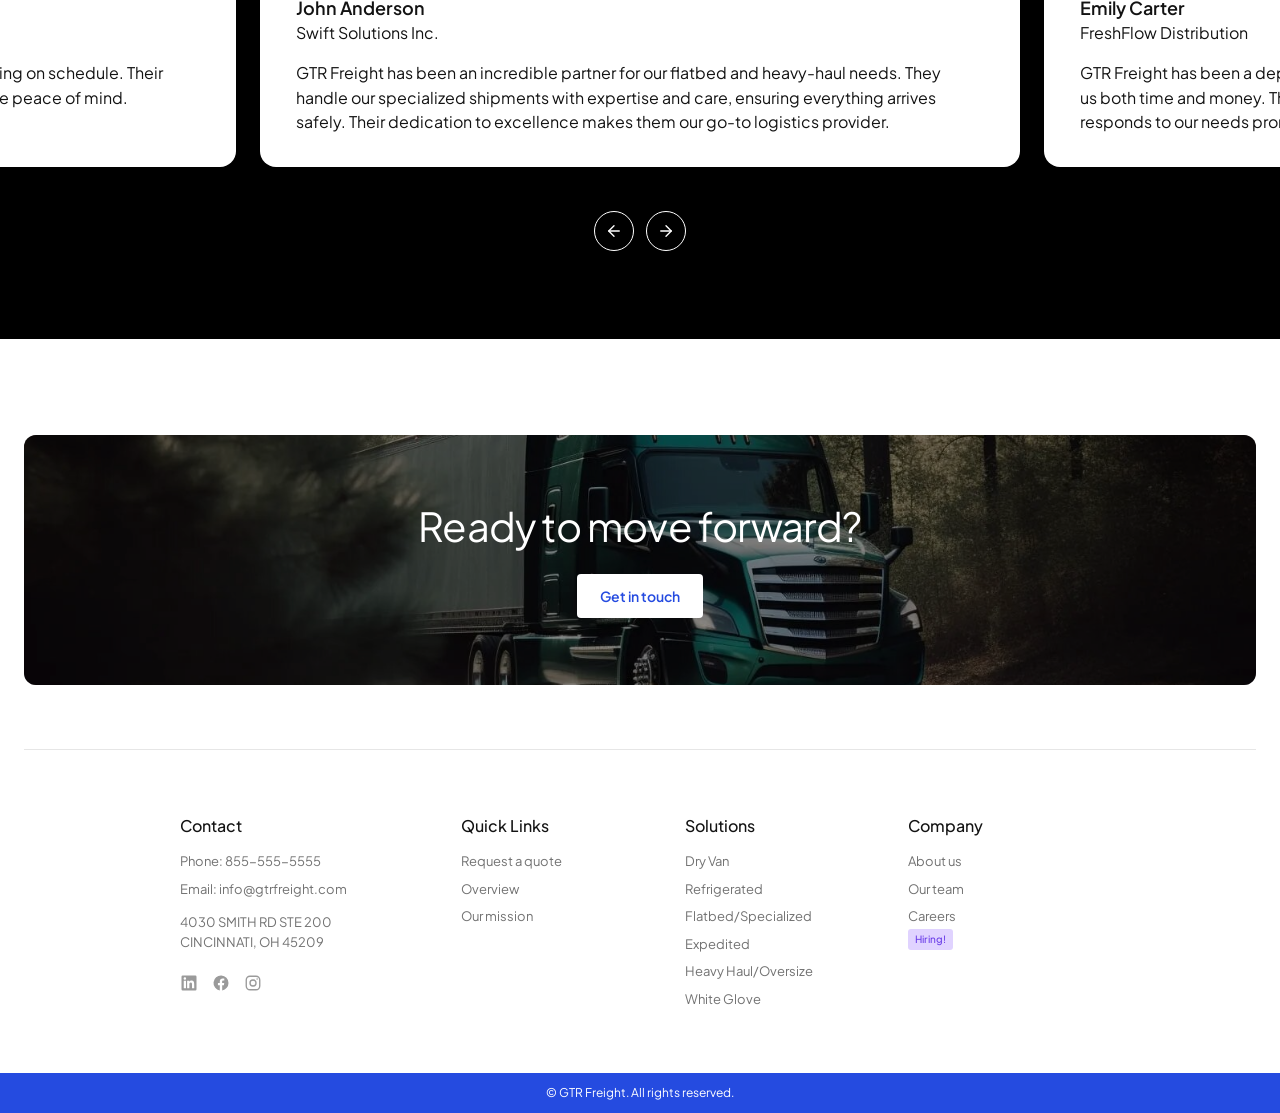
<file: cross-border.html>
<!DOCTYPE html>
<html lang="en">
<head>
<meta charset="utf-8">
<meta name="viewport" content="width=device-width, initial-scale=1">
<title>Cross-Border Logistics — GTR Freight</title>
<meta name="description" content="Seamlessly move your freight across international borders with GTR Freight's Cross-Border Logistics solutions.">
<link rel="icon" href="favicon.svg" type="image/svg+xml">
<link rel="preconnect" href="https://fonts.googleapis.com">
<link rel="preconnect" href="https://fonts.gstatic.com" crossorigin>
<link href="https://fonts.googleapis.com/css2?family=Plus+Jakarta+Sans:wght@400;500;600;700&display=swap" rel="stylesheet">
<link rel="stylesheet" href="css/style.css">
</head>
<body>
<header class="site-header">
  <div class="container nav">
    <a class="nav-logo" href="index.html" aria-label="GTR Freight home"><img src="assets/img/logo.png" alt="GTR Freight" width="120" height="48"></a>
    <button class="nav-toggle" aria-expanded="false" aria-controls="nav-menu" aria-label="Toggle menu"><svg class="icon-menu" viewBox="0 0 24 24" fill="none" stroke="currentColor" stroke-width="2" stroke-linecap="round" aria-hidden="true"><line x1="4" y1="7" x2="20" y2="7"/><line x1="4" y1="12" x2="20" y2="12"/><line x1="4" y1="17" x2="20" y2="17"/></svg><svg class="icon-close" viewBox="0 0 24 24" fill="none" stroke="currentColor" stroke-width="2" stroke-linecap="round" aria-hidden="true"><line x1="6" y1="6" x2="18" y2="18"/><line x1="18" y1="6" x2="6" y2="18"/></svg></button>
    <nav class="nav-menu" id="nav-menu" aria-label="Main">
      <ul class="nav-links">
        <li class="dropdown"><button class="nav-link" type="button" aria-expanded="false" aria-current="page">Shippers <svg viewBox="0 0 24 24" fill="none" stroke="currentColor" stroke-width="2.2" stroke-linecap="round" stroke-linejoin="round" aria-hidden="true"><polyline points="6 9 12 15 18 9"/></svg></button><div class="dropdown-menu"><a href="freight-brokerage.html">Freight brokerage</a><a href="managed-transportation.html">Managed transportation</a><a href="warehousing.html">Warehousing and Fulfillment</a><a href="cross-border.html">Cross-Border Logistics</a><a href="ship-international.html">Ship International</a><a href="become-shipper.html">Become a shipper</a></div></li>
        <li class="dropdown"><button class="nav-link" type="button" aria-expanded="false">Carriers <svg viewBox="0 0 24 24" fill="none" stroke="currentColor" stroke-width="2.2" stroke-linecap="round" stroke-linejoin="round" aria-hidden="true"><polyline points="6 9 12 15 18 9"/></svg></button><div class="dropdown-menu"><a href="become-carrier.html">Become a carrier</a><a href="become-carrier.html#requirements">Carrier requirements</a></div></li>
        <li><a class="nav-link" href="about.html">About</a></li>
        <li><a class="nav-link" href="careers.html">Careers</a></li>
        <li><a class="nav-link" href="contacts.html">Contacts</a></li>
      </ul>
      <div class="nav-actions"><a class="nav-phone" href="tel:+15132448706"><svg viewBox="0 0 24 24" fill="currentColor" aria-hidden="true"><path d="M6.6 10.8a15.1 15.1 0 0 0 6.6 6.6l2.2-2.2a1 1 0 0 1 1-.25c1.1.37 2.3.57 3.6.57a1 1 0 0 1 1 1V20a1 1 0 0 1-1 1A17 17 0 0 1 3 4a1 1 0 0 1 1-1h3.5a1 1 0 0 1 1 1c0 1.25.2 2.45.57 3.57a1 1 0 0 1-.25 1L6.6 10.8z"/></svg>+1 513 244 8706</a><a class="btn btn-primary" href="contacts.html#form">Request a quote</a></div>
    </nav>
  </div>
</header>
<section class="hero hero--inner" style="background-image:url('assets/img/hero-crossborder.jpg')">
  <div class="container">
    <h1>Cross-Border Logistics</h1>
    
    <p>Seamlessly move your freight across international borders with our Cross-Border Logistics solutions.</p>
    
  </div>
</section>
<section class="intro">
  <div class="container">
    <div class="intro-grid">
      <div>
        <h2>Shipping across international borders can be complex, but we make it simple, fast, and hassle-free.</h2>
        <p>Our Cross-Border Logistics services ensure smooth transportation by handling customs clearance, documentation, compliance, and carrier coordination for you. Whether you’re shipping between the U.S., Canada, Mexico, or globally, we optimize routes, reduce transit times, and minimize costs. With real-time tracking, expert customs management, and a trusted carrier network, we help your freight move seamlessly across borders—so you can focus on growing your business.</p>
      </div>
      <img src="assets/img/border-crossing.jpg" alt="Trucks passing through a border crossing" width="360" height="203" loading="lazy">
    </div>
  </div>
</section>
<section class="section">
  <div class="container">
    <div class="services-head"><h2 class="section-title">End-to-end <span class="accent">cross-border solutions</span></h2></div>
    <div class="cards cards-3"><article class="card"><h3>Customs clearance</h3><p>Fast and efficient processing of duties, tariffs, and compliance requirements.</p></article><article class="card"><h3>Documentation management</h3><p>Accurate paperwork to prevent delays and ensure smooth border crossings.</p></article><article class="card"><h3>Carrier coordination</h3><p>Reliable transportation by road, air, or ocean to meet your shipping needs.</p></article><article class="card"><h3>Duty &amp; Tax Optimization</h3><p>Minimize costs with expert guidance on trade regulations and tax strategies.</p></article><article class="card"><h3>Real-Time tracking</h3><p>Full visibility of your shipment with updates at every stage.</p></article><article class="card"><h3>Risk Management</h3><p>Compliance with international trade laws to ensure secure, hassle-free shipping.</p></article></div>
  </div>
</section>
<section class="testimonials">
  <div class="container"><h2 class="section-title">True Partnership Approach</h2></div>
  <div class="carousel">
    <div class="carousel-track"><article class="testimonial"><p class="t-name">David Nguyen</p><p class="t-company">Keystone Manufacturing</p><p class="t-quote">From planning to final delivery, GTR Freight keeps our freight moving on schedule. Their real-time tracking and proactive updates give our team complete peace of mind.</p></article><article class="testimonial"><p class="t-name">John Anderson</p><p class="t-company">Swift Solutions Inc.</p><p class="t-quote">GTR Freight has been an incredible partner for our flatbed and heavy-haul needs. They handle our specialized shipments with expertise and care, ensuring everything arrives safely. Their dedication to excellence makes them our go-to logistics provider.</p></article><article class="testimonial"><p class="t-name">Emily Carter</p><p class="t-company">FreshFlow Distribution</p><p class="t-quote">GTR Freight has been a dependable partner for our refrigerated shipping solutions, saving us both time and money. Their customer service team understands our business and responds to our needs promptly.</p></article></div>
    <div class="carousel-nav">
      <button class="carousel-btn" type="button" data-dir="prev" aria-label="Previous testimonial"><svg viewBox="0 0 24 24" fill="none" stroke="currentColor" stroke-width="1.8" stroke-linecap="round" stroke-linejoin="round" aria-hidden="true"><line x1="19" y1="12" x2="5" y2="12"/><polyline points="12 19 5 12 12 5"/></svg></button>
      <button class="carousel-btn" type="button" data-dir="next" aria-label="Next testimonial"><svg viewBox="0 0 24 24" fill="none" stroke="currentColor" stroke-width="1.8" stroke-linecap="round" stroke-linejoin="round" aria-hidden="true"><line x1="5" y1="12" x2="19" y2="12"/><polyline points="12 5 19 12 12 19"/></svg></button>
    </div>
  </div>
</section>
<section class="cta-section">
  <div class="container">
    <div class="cta" style="background-image:url('assets/img/cta-truck.jpg')">
      <h2>Ready to move forward?</h2>
      <a class="btn btn-white" href="contacts.html#form">Get in touch</a>
    </div>
  </div>
</section>
<footer class="site-footer">
  <div class="container">
    <div class="footer-top">
      <div class="footer-grid">
        <div class="footer-col">
          <h4>Contact</h4>
          <ul>
            <li>Phone: <a href="tel:8555555555">855-555-5555</a></li>
            <li>Email: <a href="mailto:info@gtrfreight.com">info@gtrfreight.com</a></li>
            <li class="addr">4030 SMITH RD STE 200<br>CINCINNATI, OH 45209</li>
          </ul>
          <div class="social">
            <a href="https://www.linkedin.com/" aria-label="LinkedIn" target="_blank" rel="noopener"><svg viewBox="0 0 24 24" fill="currentColor" aria-hidden="true"><path d="M20.4 2H3.6A1.6 1.6 0 0 0 2 3.6v16.8A1.6 1.6 0 0 0 3.6 22h16.8a1.6 1.6 0 0 0 1.6-1.6V3.6A1.6 1.6 0 0 0 20.4 2zM8 19H5V9h3zM6.5 7.7A1.7 1.7 0 1 1 8.2 6a1.7 1.7 0 0 1-1.7 1.7zM19 19h-3v-4.9c0-1.2 0-2.7-1.6-2.7s-1.9 1.3-1.9 2.6V19h-3V9h2.9v1.4a3.2 3.2 0 0 1 2.9-1.6c3 0 3.6 2 3.6 4.6z"/></svg></a>
            <a href="https://www.facebook.com/" aria-label="Facebook" target="_blank" rel="noopener"><svg viewBox="0 0 24 24" fill="currentColor" aria-hidden="true"><path d="M22 12a10 10 0 1 0-11.6 9.9v-7H7.9V12h2.5V9.8c0-2.5 1.5-3.9 3.8-3.9 1.1 0 2.2.2 2.2.2v2.5h-1.3c-1.2 0-1.6.8-1.6 1.6V12h2.8l-.4 2.9h-2.3v7A10 10 0 0 0 22 12z"/></svg></a>
            <a href="https://www.instagram.com/" aria-label="Instagram" target="_blank" rel="noopener"><svg viewBox="0 0 24 24" fill="none" stroke="currentColor" stroke-width="1.8" stroke-linecap="round" stroke-linejoin="round" aria-hidden="true"><rect x="3" y="3" width="18" height="18" rx="5"/><circle cx="12" cy="12" r="4"/><circle cx="17.5" cy="6.5" r="1" fill="currentColor" stroke="none"/></svg></a>
          </div>
        </div>
        <div class="footer-col">
          <h4>Quick Links</h4>
          <ul>
            <li><a href="contacts.html#form">Request a quote</a></li>
            <li><a href="about.html">Overview</a></li>
            <li><a href="about.html#mission">Our mission</a></li>
          </ul>
        </div>
        <div class="footer-col">
          <h4>Solutions</h4>
          <ul>
            <li><a href="freight-brokerage.html#services">Dry Van</a></li>
            <li><a href="freight-brokerage.html#services">Refrigerated</a></li>
            <li><a href="freight-brokerage.html#services">Flatbed/Specialized</a></li>
            <li><a href="freight-brokerage.html#services">Expedited</a></li>
            <li><a href="freight-brokerage.html#services">Heavy Haul/Oversize</a></li>
            <li><a href="freight-brokerage.html#services">White Glove</a></li>
          </ul>
        </div>
        <div class="footer-col">
          <h4>Company</h4>
          <ul>
            <li><a href="about.html">About us</a></li>
            <li><a href="team.html">Our team</a></li>
            <li><a href="careers.html">Careers</a><br><span class="badge-hiring">Hiring!</span></li>
          </ul>
        </div>
      </div>
    </div>
  </div>
  <div class="footer-bar">© GTR Freight. All rights reserved.</div>
</footer>
<script src="js/main.js"></script>
</body>
</html>
</file>
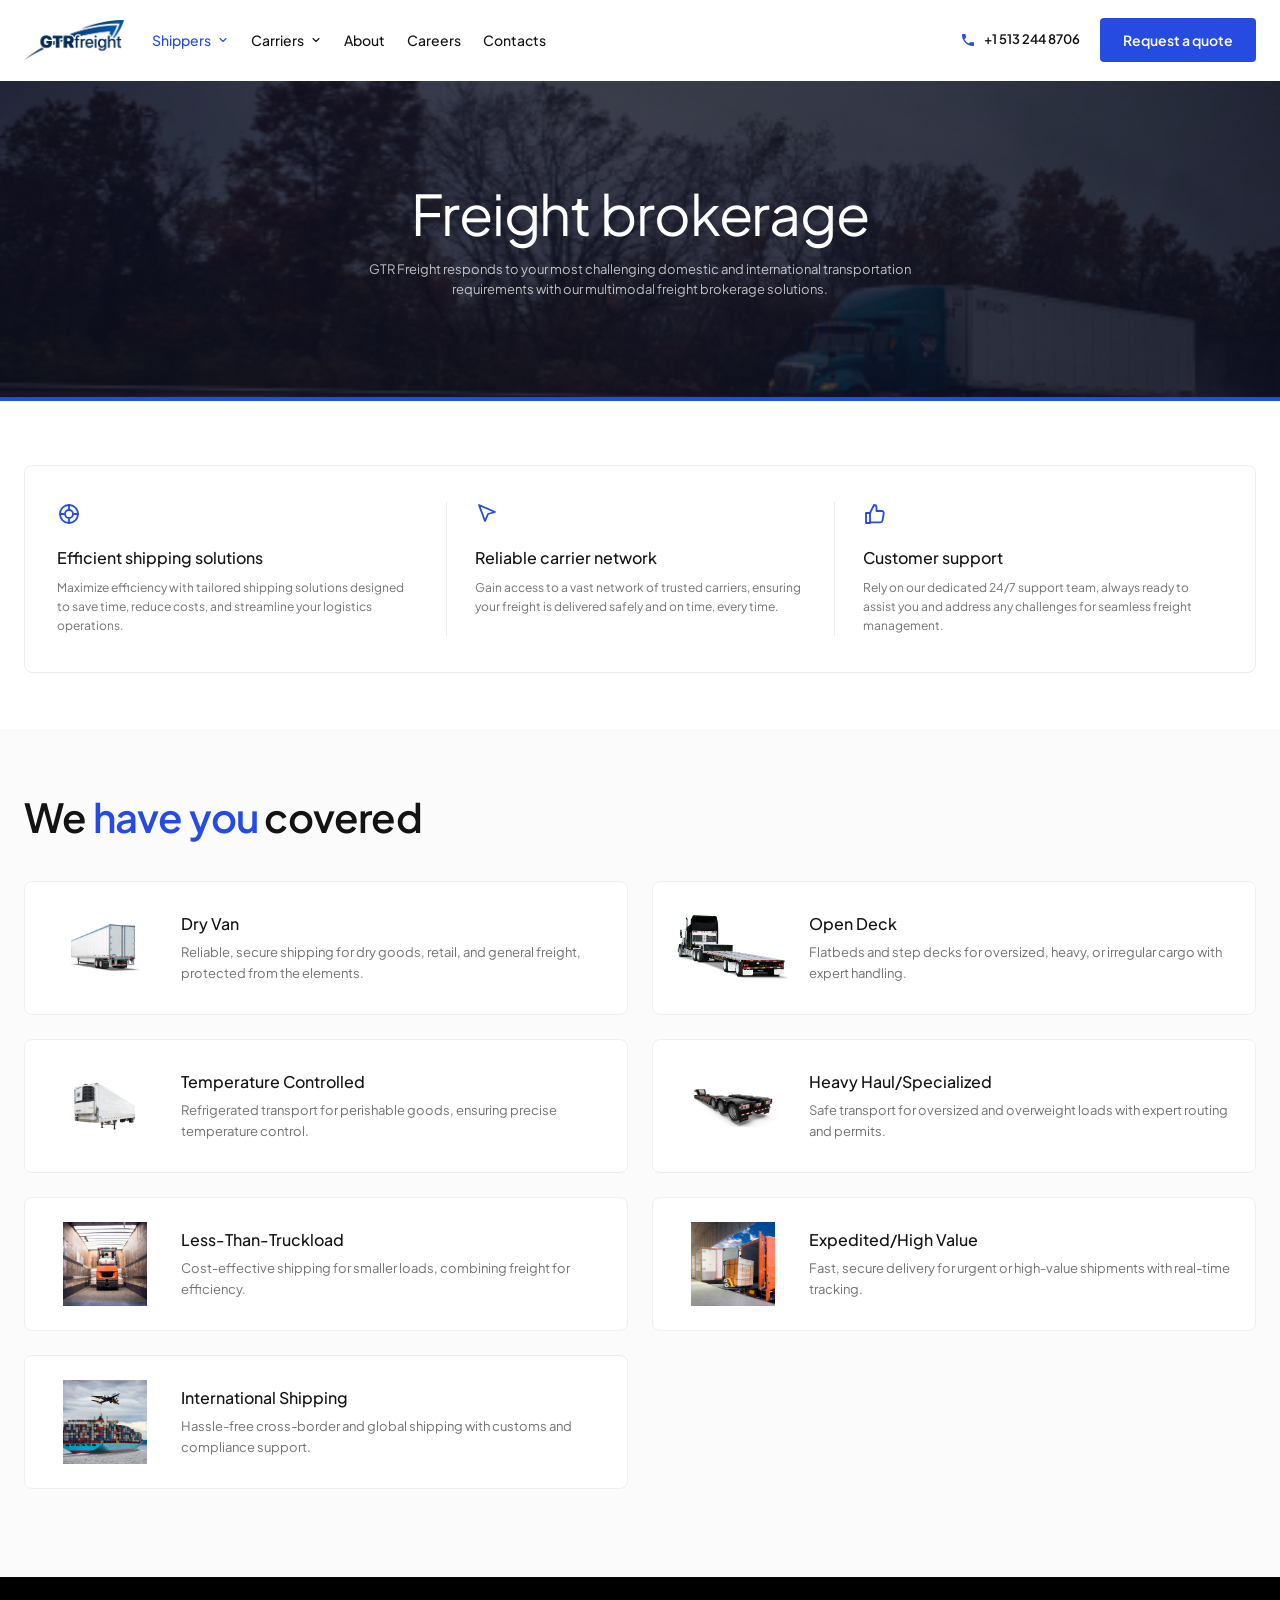
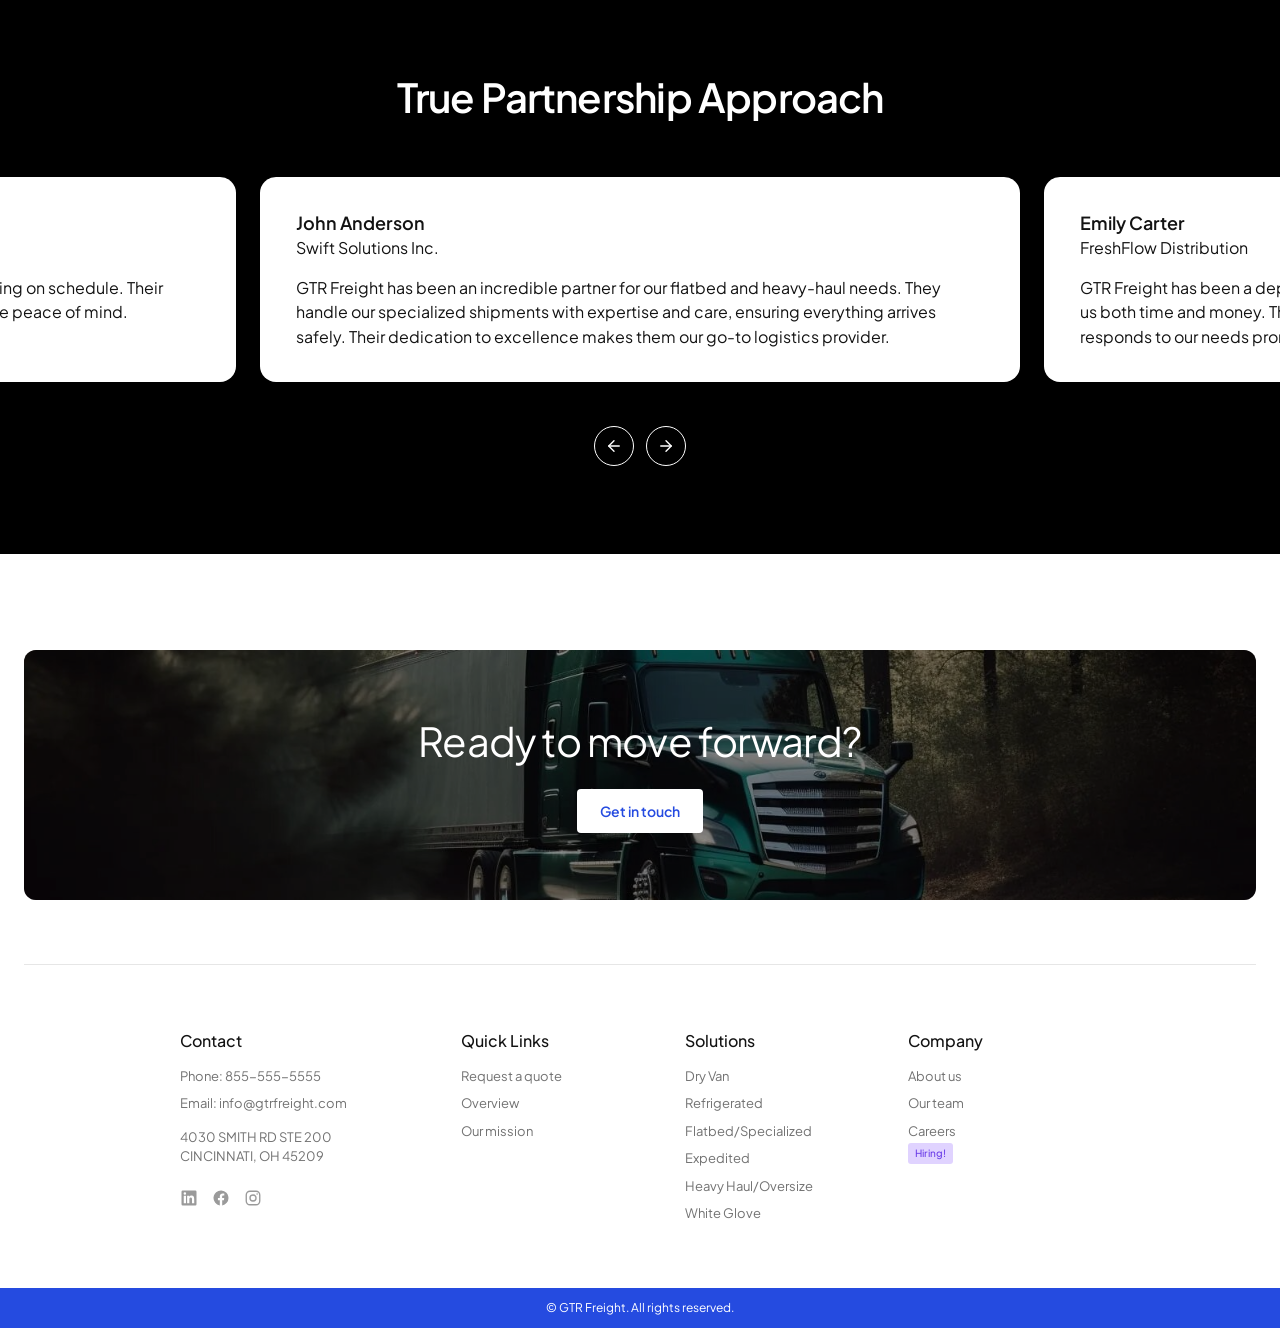
<file: freight-brokerage.html>
<!DOCTYPE html>
<html lang="en">
<head>
<meta charset="utf-8">
<meta name="viewport" content="width=device-width, initial-scale=1">
<title>Freight brokerage — GTR Freight</title>
<meta name="description" content="GTR Freight responds to your most challenging domestic and international transportation requirements with multimodal freight brokerage solutions.">
<link rel="icon" href="favicon.svg" type="image/svg+xml">
<link rel="preconnect" href="https://fonts.googleapis.com">
<link rel="preconnect" href="https://fonts.gstatic.com" crossorigin>
<link href="https://fonts.googleapis.com/css2?family=Plus+Jakarta+Sans:wght@400;500;600;700&display=swap" rel="stylesheet">
<link rel="stylesheet" href="css/style.css">
</head>
<body>
<header class="site-header">
  <div class="container nav">
    <a class="nav-logo" href="index.html" aria-label="GTR Freight home"><img src="assets/img/logo.png" alt="GTR Freight" width="120" height="48"></a>
    <button class="nav-toggle" aria-expanded="false" aria-controls="nav-menu" aria-label="Toggle menu"><svg class="icon-menu" viewBox="0 0 24 24" fill="none" stroke="currentColor" stroke-width="2" stroke-linecap="round" aria-hidden="true"><line x1="4" y1="7" x2="20" y2="7"/><line x1="4" y1="12" x2="20" y2="12"/><line x1="4" y1="17" x2="20" y2="17"/></svg><svg class="icon-close" viewBox="0 0 24 24" fill="none" stroke="currentColor" stroke-width="2" stroke-linecap="round" aria-hidden="true"><line x1="6" y1="6" x2="18" y2="18"/><line x1="18" y1="6" x2="6" y2="18"/></svg></button>
    <nav class="nav-menu" id="nav-menu" aria-label="Main">
      <ul class="nav-links">
        <li class="dropdown"><button class="nav-link" type="button" aria-expanded="false" aria-current="page">Shippers <svg viewBox="0 0 24 24" fill="none" stroke="currentColor" stroke-width="2.2" stroke-linecap="round" stroke-linejoin="round" aria-hidden="true"><polyline points="6 9 12 15 18 9"/></svg></button><div class="dropdown-menu"><a href="freight-brokerage.html">Freight brokerage</a><a href="managed-transportation.html">Managed transportation</a><a href="warehousing.html">Warehousing and Fulfillment</a><a href="cross-border.html">Cross-Border Logistics</a><a href="ship-international.html">Ship International</a><a href="become-shipper.html">Become a shipper</a></div></li>
        <li class="dropdown"><button class="nav-link" type="button" aria-expanded="false">Carriers <svg viewBox="0 0 24 24" fill="none" stroke="currentColor" stroke-width="2.2" stroke-linecap="round" stroke-linejoin="round" aria-hidden="true"><polyline points="6 9 12 15 18 9"/></svg></button><div class="dropdown-menu"><a href="become-carrier.html">Become a carrier</a><a href="become-carrier.html#requirements">Carrier requirements</a></div></li>
        <li><a class="nav-link" href="about.html">About</a></li>
        <li><a class="nav-link" href="careers.html">Careers</a></li>
        <li><a class="nav-link" href="contacts.html">Contacts</a></li>
      </ul>
      <div class="nav-actions"><a class="nav-phone" href="tel:+15132448706"><svg viewBox="0 0 24 24" fill="currentColor" aria-hidden="true"><path d="M6.6 10.8a15.1 15.1 0 0 0 6.6 6.6l2.2-2.2a1 1 0 0 1 1-.25c1.1.37 2.3.57 3.6.57a1 1 0 0 1 1 1V20a1 1 0 0 1-1 1A17 17 0 0 1 3 4a1 1 0 0 1 1-1h3.5a1 1 0 0 1 1 1c0 1.25.2 2.45.57 3.57a1 1 0 0 1-.25 1L6.6 10.8z"/></svg>+1 513 244 8706</a><a class="btn btn-primary" href="contacts.html#form">Request a quote</a></div>
    </nav>
  </div>
</header>
<section class="hero hero--inner" style="background-image:url('assets/img/hero-freight.jpg')">
  <div class="container">
    <h1>Freight brokerage</h1>
    
    <p>GTR Freight responds to your most challenging domestic and international transportation requirements with our multimodal freight brokerage solutions.</p>
    
  </div>
</section>
<section class="features">
  <div class="container"><div class="features-panel"><div class="feature"><svg viewBox="0 0 24 24" fill="none" stroke="currentColor" stroke-width="1.8" stroke-linecap="round" aria-hidden="true"><circle cx="12" cy="12" r="9"/><circle cx="12" cy="12" r="4"/><line x1="12" y1="3" x2="12" y2="7"/><line x1="12" y1="17" x2="12" y2="21"/><line x1="3" y1="12" x2="7" y2="12"/><line x1="17" y1="12" x2="21" y2="12"/></svg><h3>Efficient shipping solutions</h3><p>Maximize efficiency with tailored shipping solutions designed to save time, reduce costs, and streamline your logistics operations.</p></div><div class="feature"><svg viewBox="0 0 24 24" fill="none" stroke="currentColor" stroke-width="1.8" stroke-linecap="round" stroke-linejoin="round" aria-hidden="true"><path d="M4 3l16 7-7 2-3 7z"/></svg><h3>Reliable carrier network</h3><p>Gain access to a vast network of trusted carriers, ensuring your freight is delivered safely and on time, every time.</p></div><div class="feature"><svg viewBox="0 0 24 24" fill="none" stroke="currentColor" stroke-width="1.8" stroke-linecap="round" stroke-linejoin="round" aria-hidden="true"><path d="M7 11v10H3V11z"/><path d="M7 11l4-8a2.5 2.5 0 0 1 2.5 2.5V9h5.2a2 2 0 0 1 2 2.3l-1.2 7.4a2 2 0 0 1-2 1.7H7"/></svg><h3>Customer support</h3><p>Rely on our dedicated 24/7 support team, always ready to assist you and address any challenges for seamless freight management.</p></div></div></div>
</section>
<section class="covered" id="services">
  <div class="container">
    <h2 class="section-title">We <span class="accent">have you</span> covered</h2>
    <div class="cards cards-2"><article class="card card--white card--media"><img src="assets/img/services/van.jpg" alt="Dry Van" width="112" height="84" loading="lazy"><div class="card-body"><h3>Dry Van</h3><p>Reliable, secure shipping for dry goods, retail, and general freight, protected from the elements.</p></div></article><article class="card card--white card--media"><img src="assets/img/services/flatbed.jpg" alt="Open Deck" width="112" height="84" loading="lazy"><div class="card-body"><h3>Open Deck</h3><p>Flatbeds and step decks for oversized, heavy, or irregular cargo with expert handling.</p></div></article><article class="card card--white card--media"><img src="assets/img/services/reefer.jpg" alt="Temperature Controlled" width="112" height="84" loading="lazy"><div class="card-body"><h3>Temperature Controlled</h3><p>Refrigerated transport for perishable goods, ensuring precise temperature control.</p></div></article><article class="card card--white card--media"><img src="assets/img/services/heavyhaul.jpg" alt="Heavy Haul/Specialized" width="112" height="84" loading="lazy"><div class="card-body"><h3>Heavy Haul/Specialized</h3><p>Safe transport for oversized and overweight loads with expert routing and permits.</p></div></article><article class="card card--white card--media"><img src="assets/img/services/ltl.jpg" alt="Less-Than-Truckload" width="112" height="84" loading="lazy"><div class="card-body"><h3>Less-Than-Truckload</h3><p>Cost-effective shipping for smaller loads, combining freight for efficiency.</p></div></article><article class="card card--white card--media"><img src="assets/img/services/expedited.jpg" alt="Expedited/High Value" width="112" height="84" loading="lazy"><div class="card-body"><h3>Expedited/High Value</h3><p>Fast, secure delivery for urgent or high-value shipments with real-time tracking.</p></div></article><article class="card card--white card--media"><img src="assets/img/services/international.jpg" alt="International Shipping" width="112" height="84" loading="lazy"><div class="card-body"><h3>International Shipping</h3><p>Hassle-free cross-border and global shipping with customs and compliance support.</p></div></article></div>
  </div>
</section>
<section class="testimonials">
  <div class="container"><h2 class="section-title">True Partnership Approach</h2></div>
  <div class="carousel">
    <div class="carousel-track"><article class="testimonial"><p class="t-name">David Nguyen</p><p class="t-company">Keystone Manufacturing</p><p class="t-quote">From planning to final delivery, GTR Freight keeps our freight moving on schedule. Their real-time tracking and proactive updates give our team complete peace of mind.</p></article><article class="testimonial"><p class="t-name">John Anderson</p><p class="t-company">Swift Solutions Inc.</p><p class="t-quote">GTR Freight has been an incredible partner for our flatbed and heavy-haul needs. They handle our specialized shipments with expertise and care, ensuring everything arrives safely. Their dedication to excellence makes them our go-to logistics provider.</p></article><article class="testimonial"><p class="t-name">Emily Carter</p><p class="t-company">FreshFlow Distribution</p><p class="t-quote">GTR Freight has been a dependable partner for our refrigerated shipping solutions, saving us both time and money. Their customer service team understands our business and responds to our needs promptly.</p></article></div>
    <div class="carousel-nav">
      <button class="carousel-btn" type="button" data-dir="prev" aria-label="Previous testimonial"><svg viewBox="0 0 24 24" fill="none" stroke="currentColor" stroke-width="1.8" stroke-linecap="round" stroke-linejoin="round" aria-hidden="true"><line x1="19" y1="12" x2="5" y2="12"/><polyline points="12 19 5 12 12 5"/></svg></button>
      <button class="carousel-btn" type="button" data-dir="next" aria-label="Next testimonial"><svg viewBox="0 0 24 24" fill="none" stroke="currentColor" stroke-width="1.8" stroke-linecap="round" stroke-linejoin="round" aria-hidden="true"><line x1="5" y1="12" x2="19" y2="12"/><polyline points="12 5 19 12 12 19"/></svg></button>
    </div>
  </div>
</section>
<section class="cta-section">
  <div class="container">
    <div class="cta" style="background-image:url('assets/img/cta-truck.jpg')">
      <h2>Ready to move forward?</h2>
      <a class="btn btn-white" href="contacts.html#form">Get in touch</a>
    </div>
  </div>
</section>
<footer class="site-footer">
  <div class="container">
    <div class="footer-top">
      <div class="footer-grid">
        <div class="footer-col">
          <h4>Contact</h4>
          <ul>
            <li>Phone: <a href="tel:8555555555">855-555-5555</a></li>
            <li>Email: <a href="mailto:info@gtrfreight.com">info@gtrfreight.com</a></li>
            <li class="addr">4030 SMITH RD STE 200<br>CINCINNATI, OH 45209</li>
          </ul>
          <div class="social">
            <a href="https://www.linkedin.com/" aria-label="LinkedIn" target="_blank" rel="noopener"><svg viewBox="0 0 24 24" fill="currentColor" aria-hidden="true"><path d="M20.4 2H3.6A1.6 1.6 0 0 0 2 3.6v16.8A1.6 1.6 0 0 0 3.6 22h16.8a1.6 1.6 0 0 0 1.6-1.6V3.6A1.6 1.6 0 0 0 20.4 2zM8 19H5V9h3zM6.5 7.7A1.7 1.7 0 1 1 8.2 6a1.7 1.7 0 0 1-1.7 1.7zM19 19h-3v-4.9c0-1.2 0-2.7-1.6-2.7s-1.9 1.3-1.9 2.6V19h-3V9h2.9v1.4a3.2 3.2 0 0 1 2.9-1.6c3 0 3.6 2 3.6 4.6z"/></svg></a>
            <a href="https://www.facebook.com/" aria-label="Facebook" target="_blank" rel="noopener"><svg viewBox="0 0 24 24" fill="currentColor" aria-hidden="true"><path d="M22 12a10 10 0 1 0-11.6 9.9v-7H7.9V12h2.5V9.8c0-2.5 1.5-3.9 3.8-3.9 1.1 0 2.2.2 2.2.2v2.5h-1.3c-1.2 0-1.6.8-1.6 1.6V12h2.8l-.4 2.9h-2.3v7A10 10 0 0 0 22 12z"/></svg></a>
            <a href="https://www.instagram.com/" aria-label="Instagram" target="_blank" rel="noopener"><svg viewBox="0 0 24 24" fill="none" stroke="currentColor" stroke-width="1.8" stroke-linecap="round" stroke-linejoin="round" aria-hidden="true"><rect x="3" y="3" width="18" height="18" rx="5"/><circle cx="12" cy="12" r="4"/><circle cx="17.5" cy="6.5" r="1" fill="currentColor" stroke="none"/></svg></a>
          </div>
        </div>
        <div class="footer-col">
          <h4>Quick Links</h4>
          <ul>
            <li><a href="contacts.html#form">Request a quote</a></li>
            <li><a href="about.html">Overview</a></li>
            <li><a href="about.html#mission">Our mission</a></li>
          </ul>
        </div>
        <div class="footer-col">
          <h4>Solutions</h4>
          <ul>
            <li><a href="freight-brokerage.html#services">Dry Van</a></li>
            <li><a href="freight-brokerage.html#services">Refrigerated</a></li>
            <li><a href="freight-brokerage.html#services">Flatbed/Specialized</a></li>
            <li><a href="freight-brokerage.html#services">Expedited</a></li>
            <li><a href="freight-brokerage.html#services">Heavy Haul/Oversize</a></li>
            <li><a href="freight-brokerage.html#services">White Glove</a></li>
          </ul>
        </div>
        <div class="footer-col">
          <h4>Company</h4>
          <ul>
            <li><a href="about.html">About us</a></li>
            <li><a href="team.html">Our team</a></li>
            <li><a href="careers.html">Careers</a><br><span class="badge-hiring">Hiring!</span></li>
          </ul>
        </div>
      </div>
    </div>
  </div>
  <div class="footer-bar">© GTR Freight. All rights reserved.</div>
</footer>
<script src="js/main.js"></script>
</body>
</html>
</file>
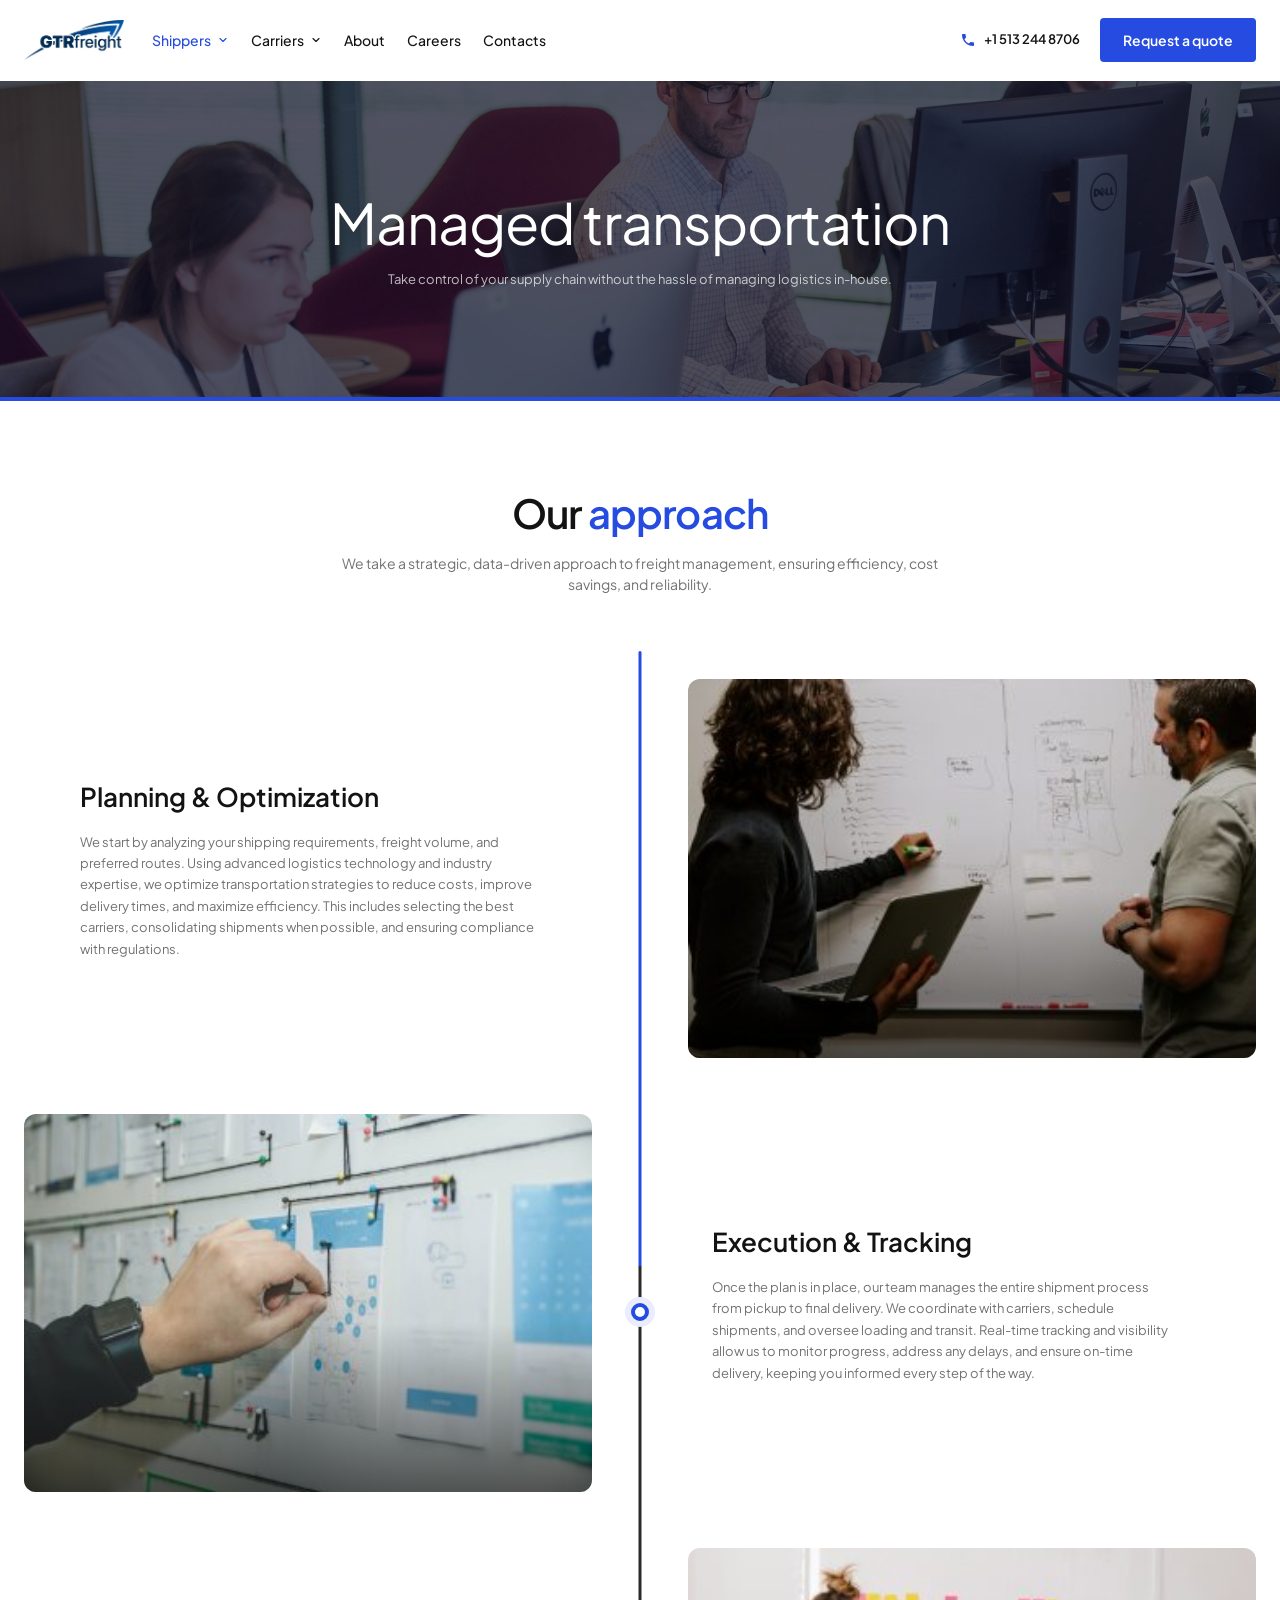
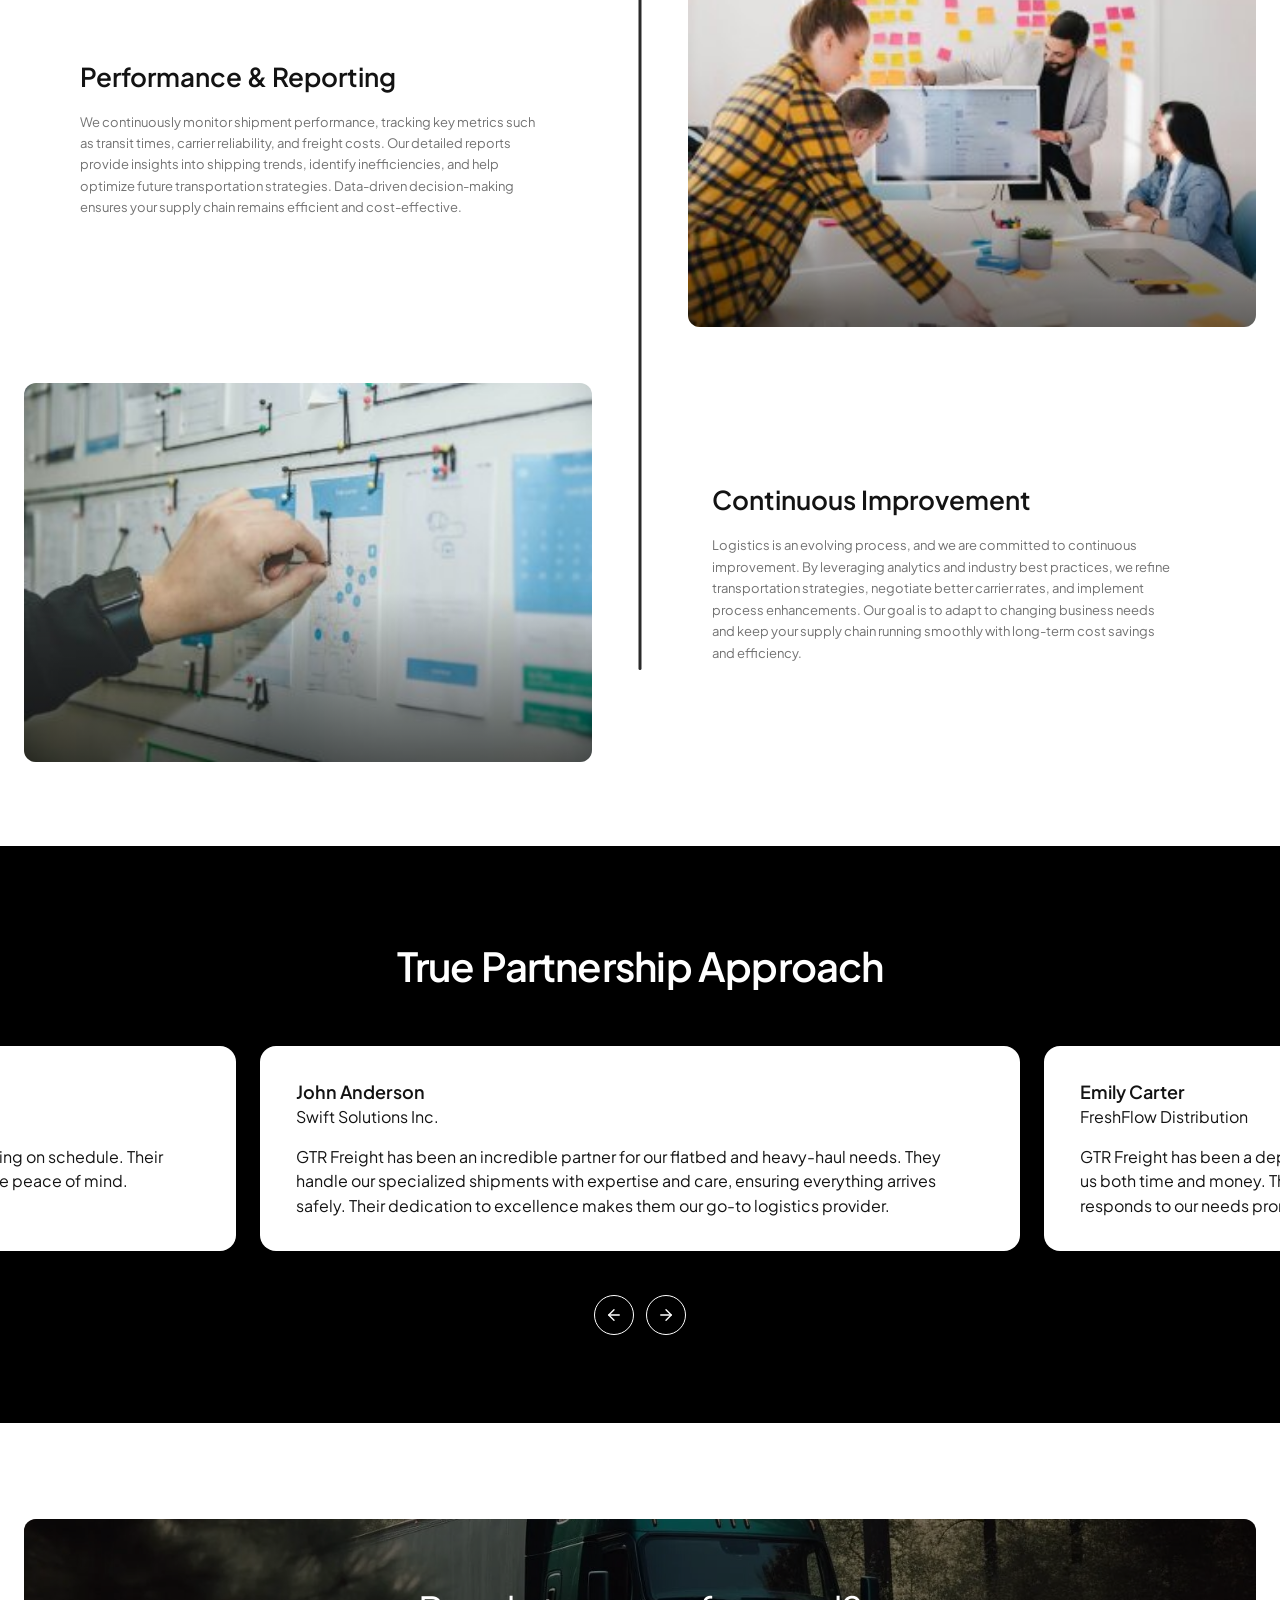
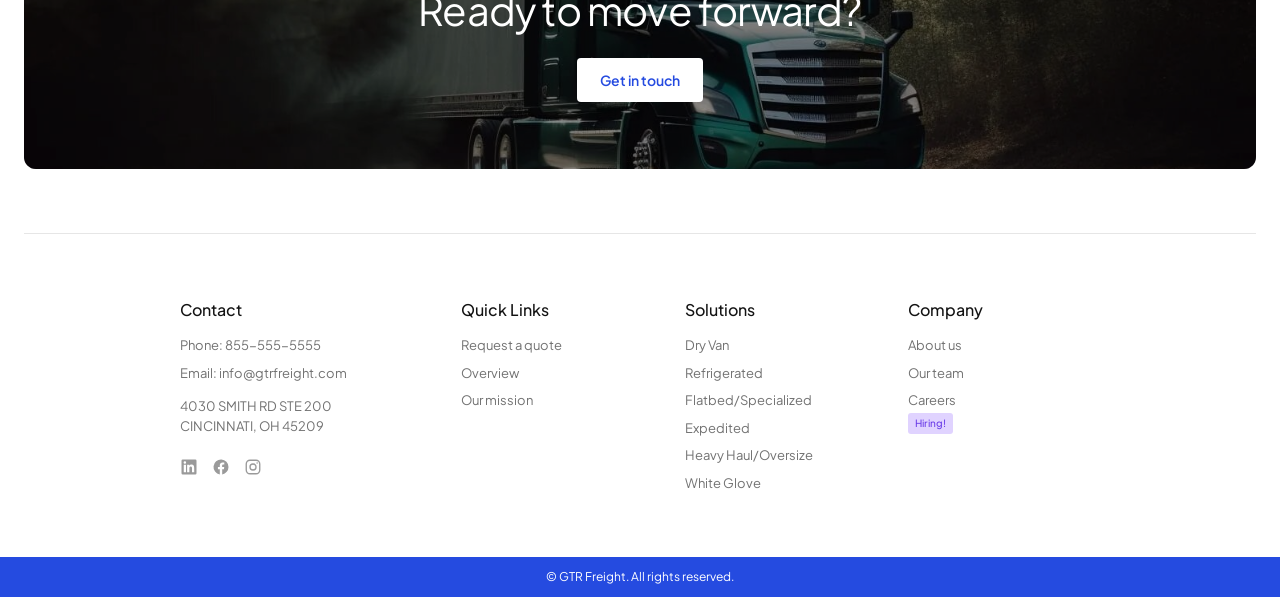
<file: managed-transportation.html>
<!DOCTYPE html>
<html lang="en">
<head>
<meta charset="utf-8">
<meta name="viewport" content="width=device-width, initial-scale=1">
<title>Managed transportation — GTR Freight</title>
<meta name="description" content="Take control of your supply chain without the hassle of managing logistics in-house.">
<link rel="icon" href="favicon.svg" type="image/svg+xml">
<link rel="preconnect" href="https://fonts.googleapis.com">
<link rel="preconnect" href="https://fonts.gstatic.com" crossorigin>
<link href="https://fonts.googleapis.com/css2?family=Plus+Jakarta+Sans:wght@400;500;600;700&display=swap" rel="stylesheet">
<link rel="stylesheet" href="css/style.css">
</head>
<body>
<header class="site-header">
  <div class="container nav">
    <a class="nav-logo" href="index.html" aria-label="GTR Freight home"><img src="assets/img/logo.png" alt="GTR Freight" width="120" height="48"></a>
    <button class="nav-toggle" aria-expanded="false" aria-controls="nav-menu" aria-label="Toggle menu"><svg class="icon-menu" viewBox="0 0 24 24" fill="none" stroke="currentColor" stroke-width="2" stroke-linecap="round" aria-hidden="true"><line x1="4" y1="7" x2="20" y2="7"/><line x1="4" y1="12" x2="20" y2="12"/><line x1="4" y1="17" x2="20" y2="17"/></svg><svg class="icon-close" viewBox="0 0 24 24" fill="none" stroke="currentColor" stroke-width="2" stroke-linecap="round" aria-hidden="true"><line x1="6" y1="6" x2="18" y2="18"/><line x1="18" y1="6" x2="6" y2="18"/></svg></button>
    <nav class="nav-menu" id="nav-menu" aria-label="Main">
      <ul class="nav-links">
        <li class="dropdown"><button class="nav-link" type="button" aria-expanded="false" aria-current="page">Shippers <svg viewBox="0 0 24 24" fill="none" stroke="currentColor" stroke-width="2.2" stroke-linecap="round" stroke-linejoin="round" aria-hidden="true"><polyline points="6 9 12 15 18 9"/></svg></button><div class="dropdown-menu"><a href="freight-brokerage.html">Freight brokerage</a><a href="managed-transportation.html">Managed transportation</a><a href="warehousing.html">Warehousing and Fulfillment</a><a href="cross-border.html">Cross-Border Logistics</a><a href="ship-international.html">Ship International</a><a href="become-shipper.html">Become a shipper</a></div></li>
        <li class="dropdown"><button class="nav-link" type="button" aria-expanded="false">Carriers <svg viewBox="0 0 24 24" fill="none" stroke="currentColor" stroke-width="2.2" stroke-linecap="round" stroke-linejoin="round" aria-hidden="true"><polyline points="6 9 12 15 18 9"/></svg></button><div class="dropdown-menu"><a href="become-carrier.html">Become a carrier</a><a href="become-carrier.html#requirements">Carrier requirements</a></div></li>
        <li><a class="nav-link" href="about.html">About</a></li>
        <li><a class="nav-link" href="careers.html">Careers</a></li>
        <li><a class="nav-link" href="contacts.html">Contacts</a></li>
      </ul>
      <div class="nav-actions"><a class="nav-phone" href="tel:+15132448706"><svg viewBox="0 0 24 24" fill="currentColor" aria-hidden="true"><path d="M6.6 10.8a15.1 15.1 0 0 0 6.6 6.6l2.2-2.2a1 1 0 0 1 1-.25c1.1.37 2.3.57 3.6.57a1 1 0 0 1 1 1V20a1 1 0 0 1-1 1A17 17 0 0 1 3 4a1 1 0 0 1 1-1h3.5a1 1 0 0 1 1 1c0 1.25.2 2.45.57 3.57a1 1 0 0 1-.25 1L6.6 10.8z"/></svg>+1 513 244 8706</a><a class="btn btn-primary" href="contacts.html#form">Request a quote</a></div>
    </nav>
  </div>
</header>
<section class="hero hero--inner" style="background-image:url('assets/img/hero-managed.jpg')">
  <div class="container">
    <h1>Managed transportation</h1>
    
    <p>Take control of your supply chain without the hassle of managing logistics in-house.</p>
    
  </div>
</section>
<section class="approach">
  <div class="container">
    <div class="section-head">
      <h2 class="section-title">Our <span class="accent">approach</span></h2>
      <p class="section-lead">We take a strategic, data-driven approach to freight management, ensuring efficiency, cost savings, and reliability.</p>
    </div>
    <div class="timeline"><span class="timeline-dot"></span><div class="step"><div class="step-text"><h3>Planning &amp; Optimization</h3><p>We start by analyzing your shipping requirements, freight volume, and preferred routes. Using advanced logistics technology and industry expertise, we optimize transportation strategies to reduce costs, improve delivery times, and maximize efficiency. This includes selecting the best carriers, consolidating shipments when possible, and ensuring compliance with regulations.</p></div><div class="step-img"><img src="assets/img/managed-planning.jpg" alt="Team planning routes on a whiteboard" loading="lazy"></div></div><div class="step"><div class="step-text"><h3>Execution &amp; Tracking</h3><p>Once the plan is in place, our team manages the entire shipment process from pickup to final delivery. We coordinate with carriers, schedule shipments, and oversee loading and transit. Real-time tracking and visibility allow us to monitor progress, address any delays, and ensure on-time delivery, keeping you informed every step of the way.</p></div><div class="step-img"><img src="assets/img/managed-tracking.jpg" alt="Tracking shipments on a planning board" loading="lazy"></div></div><div class="step"><div class="step-text"><h3>Performance &amp; Reporting</h3><p>We continuously monitor shipment performance, tracking key metrics such as transit times, carrier reliability, and freight costs. Our detailed reports provide insights into shipping trends, identify inefficiencies, and help optimize future transportation strategies. Data-driven decision-making ensures your supply chain remains efficient and cost-effective.</p></div><div class="step-img"><img src="assets/img/managed-reporting.jpg" alt="Team reviewing performance reports" loading="lazy"></div></div><div class="step"><div class="step-text"><h3>Continuous Improvement</h3><p>Logistics is an evolving process, and we are committed to continuous improvement. By leveraging analytics and industry best practices, we refine transportation strategies, negotiate better carrier rates, and implement process enhancements. Our goal is to adapt to changing business needs and keep your supply chain running smoothly with long-term cost savings and efficiency.</p></div><div class="step-img"><img src="assets/img/managed-tracking.jpg" alt="Refining logistics processes" loading="lazy"></div></div></div>
  </div>
</section>
<section class="testimonials">
  <div class="container"><h2 class="section-title">True Partnership Approach</h2></div>
  <div class="carousel">
    <div class="carousel-track"><article class="testimonial"><p class="t-name">David Nguyen</p><p class="t-company">Keystone Manufacturing</p><p class="t-quote">From planning to final delivery, GTR Freight keeps our freight moving on schedule. Their real-time tracking and proactive updates give our team complete peace of mind.</p></article><article class="testimonial"><p class="t-name">John Anderson</p><p class="t-company">Swift Solutions Inc.</p><p class="t-quote">GTR Freight has been an incredible partner for our flatbed and heavy-haul needs. They handle our specialized shipments with expertise and care, ensuring everything arrives safely. Their dedication to excellence makes them our go-to logistics provider.</p></article><article class="testimonial"><p class="t-name">Emily Carter</p><p class="t-company">FreshFlow Distribution</p><p class="t-quote">GTR Freight has been a dependable partner for our refrigerated shipping solutions, saving us both time and money. Their customer service team understands our business and responds to our needs promptly.</p></article></div>
    <div class="carousel-nav">
      <button class="carousel-btn" type="button" data-dir="prev" aria-label="Previous testimonial"><svg viewBox="0 0 24 24" fill="none" stroke="currentColor" stroke-width="1.8" stroke-linecap="round" stroke-linejoin="round" aria-hidden="true"><line x1="19" y1="12" x2="5" y2="12"/><polyline points="12 19 5 12 12 5"/></svg></button>
      <button class="carousel-btn" type="button" data-dir="next" aria-label="Next testimonial"><svg viewBox="0 0 24 24" fill="none" stroke="currentColor" stroke-width="1.8" stroke-linecap="round" stroke-linejoin="round" aria-hidden="true"><line x1="5" y1="12" x2="19" y2="12"/><polyline points="12 5 19 12 12 19"/></svg></button>
    </div>
  </div>
</section>
<section class="cta-section">
  <div class="container">
    <div class="cta" style="background-image:url('assets/img/cta-truck.jpg')">
      <h2>Ready to move forward?</h2>
      <a class="btn btn-white" href="contacts.html#form">Get in touch</a>
    </div>
  </div>
</section>
<footer class="site-footer">
  <div class="container">
    <div class="footer-top">
      <div class="footer-grid">
        <div class="footer-col">
          <h4>Contact</h4>
          <ul>
            <li>Phone: <a href="tel:8555555555">855-555-5555</a></li>
            <li>Email: <a href="mailto:info@gtrfreight.com">info@gtrfreight.com</a></li>
            <li class="addr">4030 SMITH RD STE 200<br>CINCINNATI, OH 45209</li>
          </ul>
          <div class="social">
            <a href="https://www.linkedin.com/" aria-label="LinkedIn" target="_blank" rel="noopener"><svg viewBox="0 0 24 24" fill="currentColor" aria-hidden="true"><path d="M20.4 2H3.6A1.6 1.6 0 0 0 2 3.6v16.8A1.6 1.6 0 0 0 3.6 22h16.8a1.6 1.6 0 0 0 1.6-1.6V3.6A1.6 1.6 0 0 0 20.4 2zM8 19H5V9h3zM6.5 7.7A1.7 1.7 0 1 1 8.2 6a1.7 1.7 0 0 1-1.7 1.7zM19 19h-3v-4.9c0-1.2 0-2.7-1.6-2.7s-1.9 1.3-1.9 2.6V19h-3V9h2.9v1.4a3.2 3.2 0 0 1 2.9-1.6c3 0 3.6 2 3.6 4.6z"/></svg></a>
            <a href="https://www.facebook.com/" aria-label="Facebook" target="_blank" rel="noopener"><svg viewBox="0 0 24 24" fill="currentColor" aria-hidden="true"><path d="M22 12a10 10 0 1 0-11.6 9.9v-7H7.9V12h2.5V9.8c0-2.5 1.5-3.9 3.8-3.9 1.1 0 2.2.2 2.2.2v2.5h-1.3c-1.2 0-1.6.8-1.6 1.6V12h2.8l-.4 2.9h-2.3v7A10 10 0 0 0 22 12z"/></svg></a>
            <a href="https://www.instagram.com/" aria-label="Instagram" target="_blank" rel="noopener"><svg viewBox="0 0 24 24" fill="none" stroke="currentColor" stroke-width="1.8" stroke-linecap="round" stroke-linejoin="round" aria-hidden="true"><rect x="3" y="3" width="18" height="18" rx="5"/><circle cx="12" cy="12" r="4"/><circle cx="17.5" cy="6.5" r="1" fill="currentColor" stroke="none"/></svg></a>
          </div>
        </div>
        <div class="footer-col">
          <h4>Quick Links</h4>
          <ul>
            <li><a href="contacts.html#form">Request a quote</a></li>
            <li><a href="about.html">Overview</a></li>
            <li><a href="about.html#mission">Our mission</a></li>
          </ul>
        </div>
        <div class="footer-col">
          <h4>Solutions</h4>
          <ul>
            <li><a href="freight-brokerage.html#services">Dry Van</a></li>
            <li><a href="freight-brokerage.html#services">Refrigerated</a></li>
            <li><a href="freight-brokerage.html#services">Flatbed/Specialized</a></li>
            <li><a href="freight-brokerage.html#services">Expedited</a></li>
            <li><a href="freight-brokerage.html#services">Heavy Haul/Oversize</a></li>
            <li><a href="freight-brokerage.html#services">White Glove</a></li>
          </ul>
        </div>
        <div class="footer-col">
          <h4>Company</h4>
          <ul>
            <li><a href="about.html">About us</a></li>
            <li><a href="team.html">Our team</a></li>
            <li><a href="careers.html">Careers</a><br><span class="badge-hiring">Hiring!</span></li>
          </ul>
        </div>
      </div>
    </div>
  </div>
  <div class="footer-bar">© GTR Freight. All rights reserved.</div>
</footer>
<script src="js/main.js"></script>
</body>
</html>
</file>
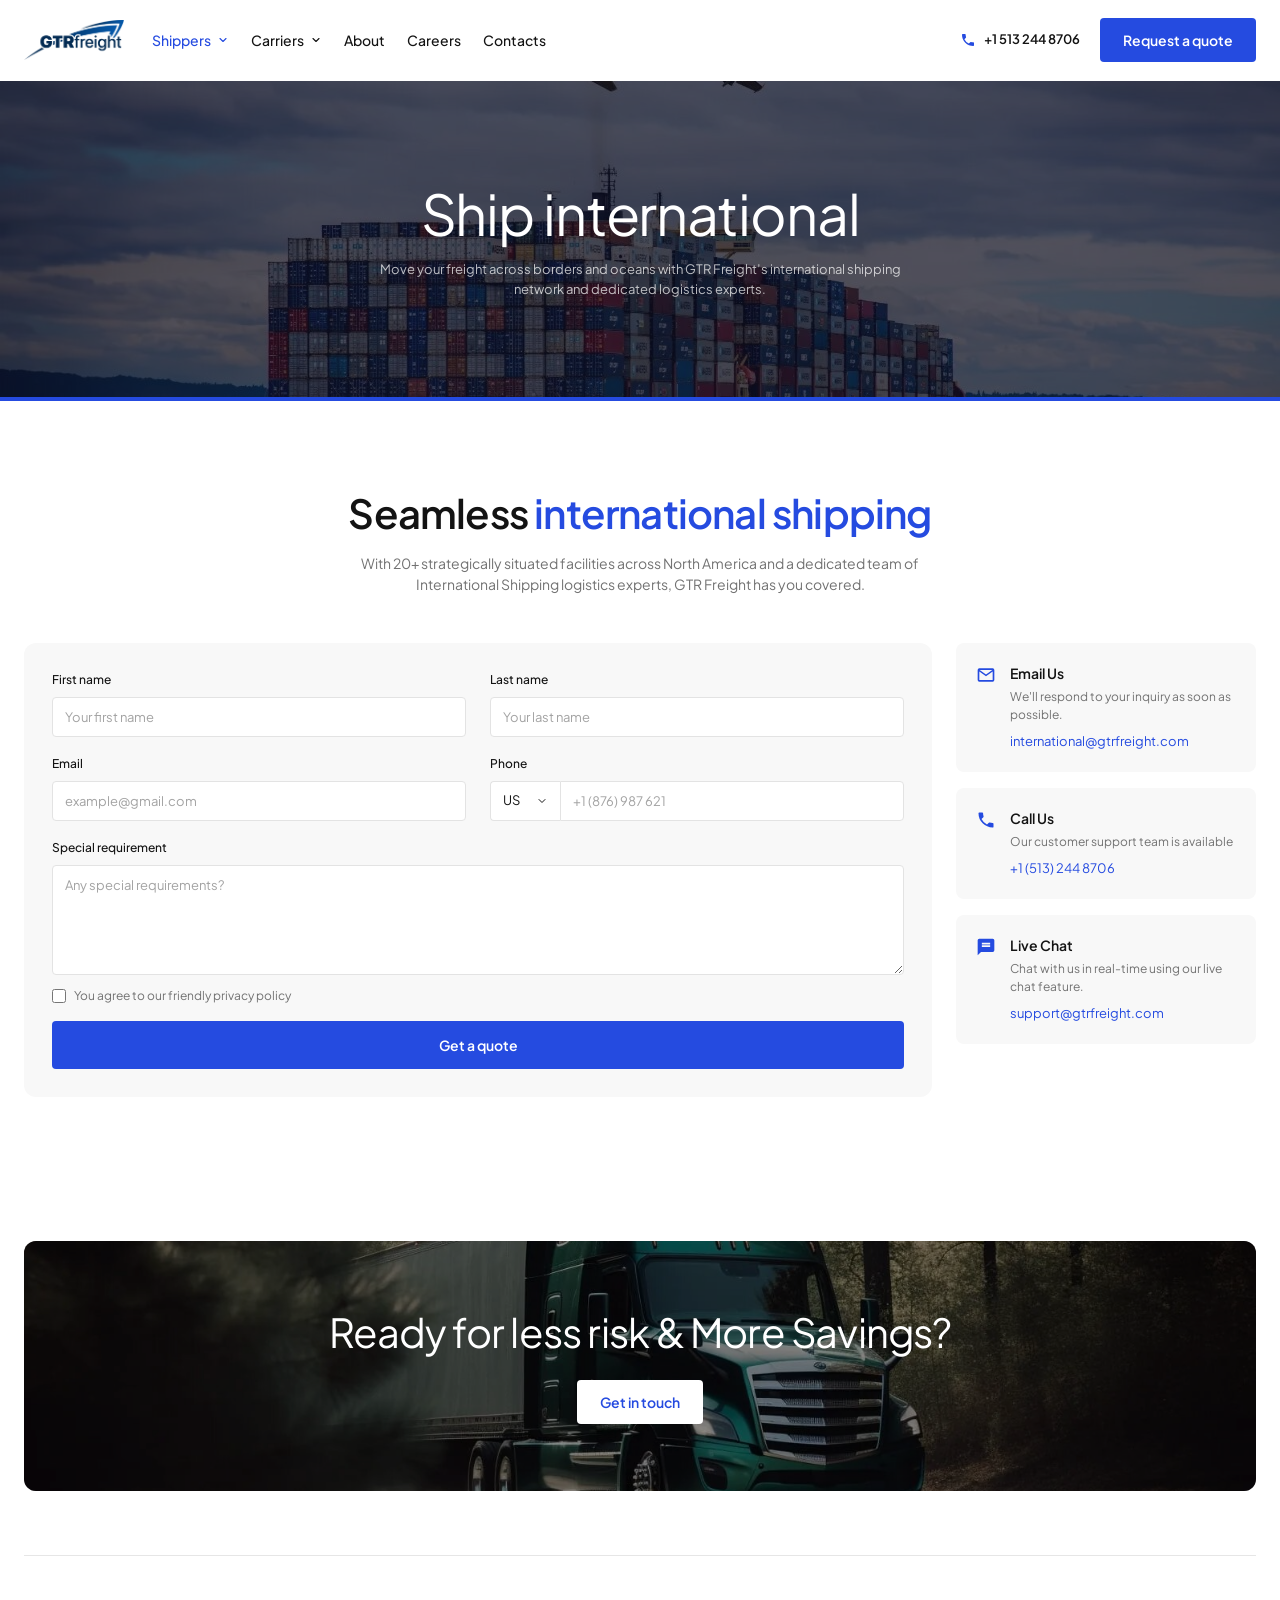
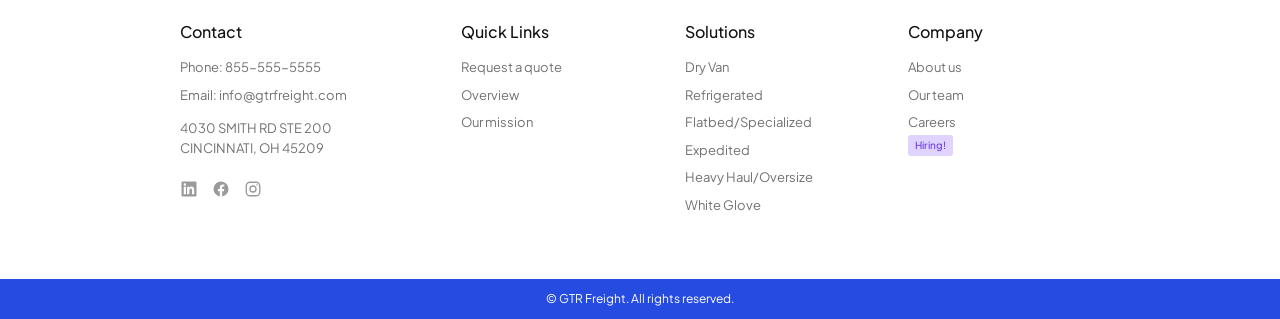
<file: ship-international.html>
<!DOCTYPE html>
<html lang="en">
<head>
<meta charset="utf-8">
<meta name="viewport" content="width=device-width, initial-scale=1">
<title>Ship international — GTR Freight</title>
<meta name="description" content="With 20+ strategically situated facilities across North America and a dedicated team of international shipping experts, GTR Freight has you covered.">
<link rel="icon" href="favicon.svg" type="image/svg+xml">
<link rel="preconnect" href="https://fonts.googleapis.com">
<link rel="preconnect" href="https://fonts.gstatic.com" crossorigin>
<link href="https://fonts.googleapis.com/css2?family=Plus+Jakarta+Sans:wght@400;500;600;700&display=swap" rel="stylesheet">
<link rel="stylesheet" href="css/style.css">
</head>
<body>
<header class="site-header">
  <div class="container nav">
    <a class="nav-logo" href="index.html" aria-label="GTR Freight home"><img src="assets/img/logo.png" alt="GTR Freight" width="120" height="48"></a>
    <button class="nav-toggle" aria-expanded="false" aria-controls="nav-menu" aria-label="Toggle menu"><svg class="icon-menu" viewBox="0 0 24 24" fill="none" stroke="currentColor" stroke-width="2" stroke-linecap="round" aria-hidden="true"><line x1="4" y1="7" x2="20" y2="7"/><line x1="4" y1="12" x2="20" y2="12"/><line x1="4" y1="17" x2="20" y2="17"/></svg><svg class="icon-close" viewBox="0 0 24 24" fill="none" stroke="currentColor" stroke-width="2" stroke-linecap="round" aria-hidden="true"><line x1="6" y1="6" x2="18" y2="18"/><line x1="18" y1="6" x2="6" y2="18"/></svg></button>
    <nav class="nav-menu" id="nav-menu" aria-label="Main">
      <ul class="nav-links">
        <li class="dropdown"><button class="nav-link" type="button" aria-expanded="false" aria-current="page">Shippers <svg viewBox="0 0 24 24" fill="none" stroke="currentColor" stroke-width="2.2" stroke-linecap="round" stroke-linejoin="round" aria-hidden="true"><polyline points="6 9 12 15 18 9"/></svg></button><div class="dropdown-menu"><a href="freight-brokerage.html">Freight brokerage</a><a href="managed-transportation.html">Managed transportation</a><a href="warehousing.html">Warehousing and Fulfillment</a><a href="cross-border.html">Cross-Border Logistics</a><a href="ship-international.html">Ship International</a><a href="become-shipper.html">Become a shipper</a></div></li>
        <li class="dropdown"><button class="nav-link" type="button" aria-expanded="false">Carriers <svg viewBox="0 0 24 24" fill="none" stroke="currentColor" stroke-width="2.2" stroke-linecap="round" stroke-linejoin="round" aria-hidden="true"><polyline points="6 9 12 15 18 9"/></svg></button><div class="dropdown-menu"><a href="become-carrier.html">Become a carrier</a><a href="become-carrier.html#requirements">Carrier requirements</a></div></li>
        <li><a class="nav-link" href="about.html">About</a></li>
        <li><a class="nav-link" href="careers.html">Careers</a></li>
        <li><a class="nav-link" href="contacts.html">Contacts</a></li>
      </ul>
      <div class="nav-actions"><a class="nav-phone" href="tel:+15132448706"><svg viewBox="0 0 24 24" fill="currentColor" aria-hidden="true"><path d="M6.6 10.8a15.1 15.1 0 0 0 6.6 6.6l2.2-2.2a1 1 0 0 1 1-.25c1.1.37 2.3.57 3.6.57a1 1 0 0 1 1 1V20a1 1 0 0 1-1 1A17 17 0 0 1 3 4a1 1 0 0 1 1-1h3.5a1 1 0 0 1 1 1c0 1.25.2 2.45.57 3.57a1 1 0 0 1-.25 1L6.6 10.8z"/></svg>+1 513 244 8706</a><a class="btn btn-primary" href="contacts.html#form">Request a quote</a></div>
    </nav>
  </div>
</header>
<section class="hero hero--inner" style="background-image:url('assets/img/hero-ship-intl.jpg')">
  <div class="container">
    <h1>Ship international</h1>
    
    <p>Move your freight across borders and oceans with GTR Freight’s international shipping network and dedicated logistics experts.</p>
    
  </div>
</section>
<section class="contact-wrap">
  <div class="container">
    <div class="section-head" style="margin-bottom:0">
      <h2 class="section-title">Seamless <span class="accent">international shipping</span></h2>
      <p class="section-lead">With 20+ strategically situated facilities across North America and a dedicated team of International Shipping logistics experts, GTR Freight has you covered.</p>
    </div>
    <div class="contact-grid">
      <form class="form-card" id="form" data-static action="#" method="post" novalidate>
  <div class="form-grid">
    <div class="field "><label for="first_name">First name</label><input type="text" id="first_name" name="first_name" placeholder="Your first name" required></div>
    <div class="field "><label for="last_name">Last name</label><input type="text" id="last_name" name="last_name" placeholder="Your last name" required></div>
    <div class="field "><label for="email">Email</label><input type="email" id="email" name="email" placeholder="example@gmail.com" required></div>
    <div class="field "><label for="phone">Phone</label>
  <div class="phone-group"><select aria-label="Country code" name="phone_country"><option>US</option><option>CA</option><option>MX</option></select><input type="tel" id="phone" name="phone" placeholder="+1 (876) 987 621" required></div></div>
    <div class="field full"><label for="requirements">Special requirement</label><textarea id="requirements" name="requirements" placeholder="Any special requirements?"></textarea></div>
  </div>
  <label class="check"><input type="checkbox" name="privacy" required> You agree to our friendly privacy policy</label>
  <button class="btn btn-primary btn-block btn-lg" type="submit">Get a quote</button>
  <p class="form-note" role="status">Thanks! Your request has been received. Our international team will be in touch shortly.</p>
</form>
      <aside class="info-cards">
  <div class="info-card"><svg viewBox="0 0 24 24" fill="currentColor" aria-hidden="true"><path d="M20 4H4a2 2 0 0 0-2 2v12a2 2 0 0 0 2 2h16a2 2 0 0 0 2-2V6a2 2 0 0 0-2-2zm-.4 2L12 11.4 4.4 6zM4 18V7.9l8 5.7 8-5.7V18z"/></svg><div><h3>Email Us</h3><p>We'll respond to your inquiry as soon as possible.</p><a href="mailto:international@gtrfreight.com">international@gtrfreight.com</a></div></div>
  <div class="info-card"><svg viewBox="0 0 24 24" fill="currentColor" aria-hidden="true"><path d="M6.6 10.8a15.1 15.1 0 0 0 6.6 6.6l2.2-2.2a1 1 0 0 1 1-.25c1.1.37 2.3.57 3.6.57a1 1 0 0 1 1 1V20a1 1 0 0 1-1 1A17 17 0 0 1 3 4a1 1 0 0 1 1-1h3.5a1 1 0 0 1 1 1c0 1.25.2 2.45.57 3.57a1 1 0 0 1-.25 1L6.6 10.8z"/></svg><div><h3>Call Us</h3><p>Our customer support team is available</p><a href="tel:+15132448706">+1 (513) 244 8706</a></div></div>
  <div class="info-card"><svg viewBox="0 0 24 24" fill="currentColor" aria-hidden="true"><path d="M20 2H4a2 2 0 0 0-2 2v18l4-4h14a2 2 0 0 0 2-2V4a2 2 0 0 0-2-2zm-3 10H7v-2h10zm0-3H7V7h10z"/></svg><div><h3>Live Chat</h3><p>Chat with us in real-time using our live chat feature.</p><a href="mailto:support@gtrfreight.com">support@gtrfreight.com</a></div></div>
</aside>

    </div>
  </div>
</section>
<section class="cta-section">
  <div class="container">
    <div class="cta" style="background-image:url('assets/img/cta-truck.jpg')">
      <h2>Ready for less risk &amp; More Savings?</h2>
      <a class="btn btn-white" href="contacts.html#form">Get in touch</a>
    </div>
  </div>
</section>
<footer class="site-footer">
  <div class="container">
    <div class="footer-top">
      <div class="footer-grid">
        <div class="footer-col">
          <h4>Contact</h4>
          <ul>
            <li>Phone: <a href="tel:8555555555">855-555-5555</a></li>
            <li>Email: <a href="mailto:info@gtrfreight.com">info@gtrfreight.com</a></li>
            <li class="addr">4030 SMITH RD STE 200<br>CINCINNATI, OH 45209</li>
          </ul>
          <div class="social">
            <a href="https://www.linkedin.com/" aria-label="LinkedIn" target="_blank" rel="noopener"><svg viewBox="0 0 24 24" fill="currentColor" aria-hidden="true"><path d="M20.4 2H3.6A1.6 1.6 0 0 0 2 3.6v16.8A1.6 1.6 0 0 0 3.6 22h16.8a1.6 1.6 0 0 0 1.6-1.6V3.6A1.6 1.6 0 0 0 20.4 2zM8 19H5V9h3zM6.5 7.7A1.7 1.7 0 1 1 8.2 6a1.7 1.7 0 0 1-1.7 1.7zM19 19h-3v-4.9c0-1.2 0-2.7-1.6-2.7s-1.9 1.3-1.9 2.6V19h-3V9h2.9v1.4a3.2 3.2 0 0 1 2.9-1.6c3 0 3.6 2 3.6 4.6z"/></svg></a>
            <a href="https://www.facebook.com/" aria-label="Facebook" target="_blank" rel="noopener"><svg viewBox="0 0 24 24" fill="currentColor" aria-hidden="true"><path d="M22 12a10 10 0 1 0-11.6 9.9v-7H7.9V12h2.5V9.8c0-2.5 1.5-3.9 3.8-3.9 1.1 0 2.2.2 2.2.2v2.5h-1.3c-1.2 0-1.6.8-1.6 1.6V12h2.8l-.4 2.9h-2.3v7A10 10 0 0 0 22 12z"/></svg></a>
            <a href="https://www.instagram.com/" aria-label="Instagram" target="_blank" rel="noopener"><svg viewBox="0 0 24 24" fill="none" stroke="currentColor" stroke-width="1.8" stroke-linecap="round" stroke-linejoin="round" aria-hidden="true"><rect x="3" y="3" width="18" height="18" rx="5"/><circle cx="12" cy="12" r="4"/><circle cx="17.5" cy="6.5" r="1" fill="currentColor" stroke="none"/></svg></a>
          </div>
        </div>
        <div class="footer-col">
          <h4>Quick Links</h4>
          <ul>
            <li><a href="contacts.html#form">Request a quote</a></li>
            <li><a href="about.html">Overview</a></li>
            <li><a href="about.html#mission">Our mission</a></li>
          </ul>
        </div>
        <div class="footer-col">
          <h4>Solutions</h4>
          <ul>
            <li><a href="freight-brokerage.html#services">Dry Van</a></li>
            <li><a href="freight-brokerage.html#services">Refrigerated</a></li>
            <li><a href="freight-brokerage.html#services">Flatbed/Specialized</a></li>
            <li><a href="freight-brokerage.html#services">Expedited</a></li>
            <li><a href="freight-brokerage.html#services">Heavy Haul/Oversize</a></li>
            <li><a href="freight-brokerage.html#services">White Glove</a></li>
          </ul>
        </div>
        <div class="footer-col">
          <h4>Company</h4>
          <ul>
            <li><a href="about.html">About us</a></li>
            <li><a href="team.html">Our team</a></li>
            <li><a href="careers.html">Careers</a><br><span class="badge-hiring">Hiring!</span></li>
          </ul>
        </div>
      </div>
    </div>
  </div>
  <div class="footer-bar">© GTR Freight. All rights reserved.</div>
</footer>
<script src="js/main.js"></script>
</body>
</html>
</file>
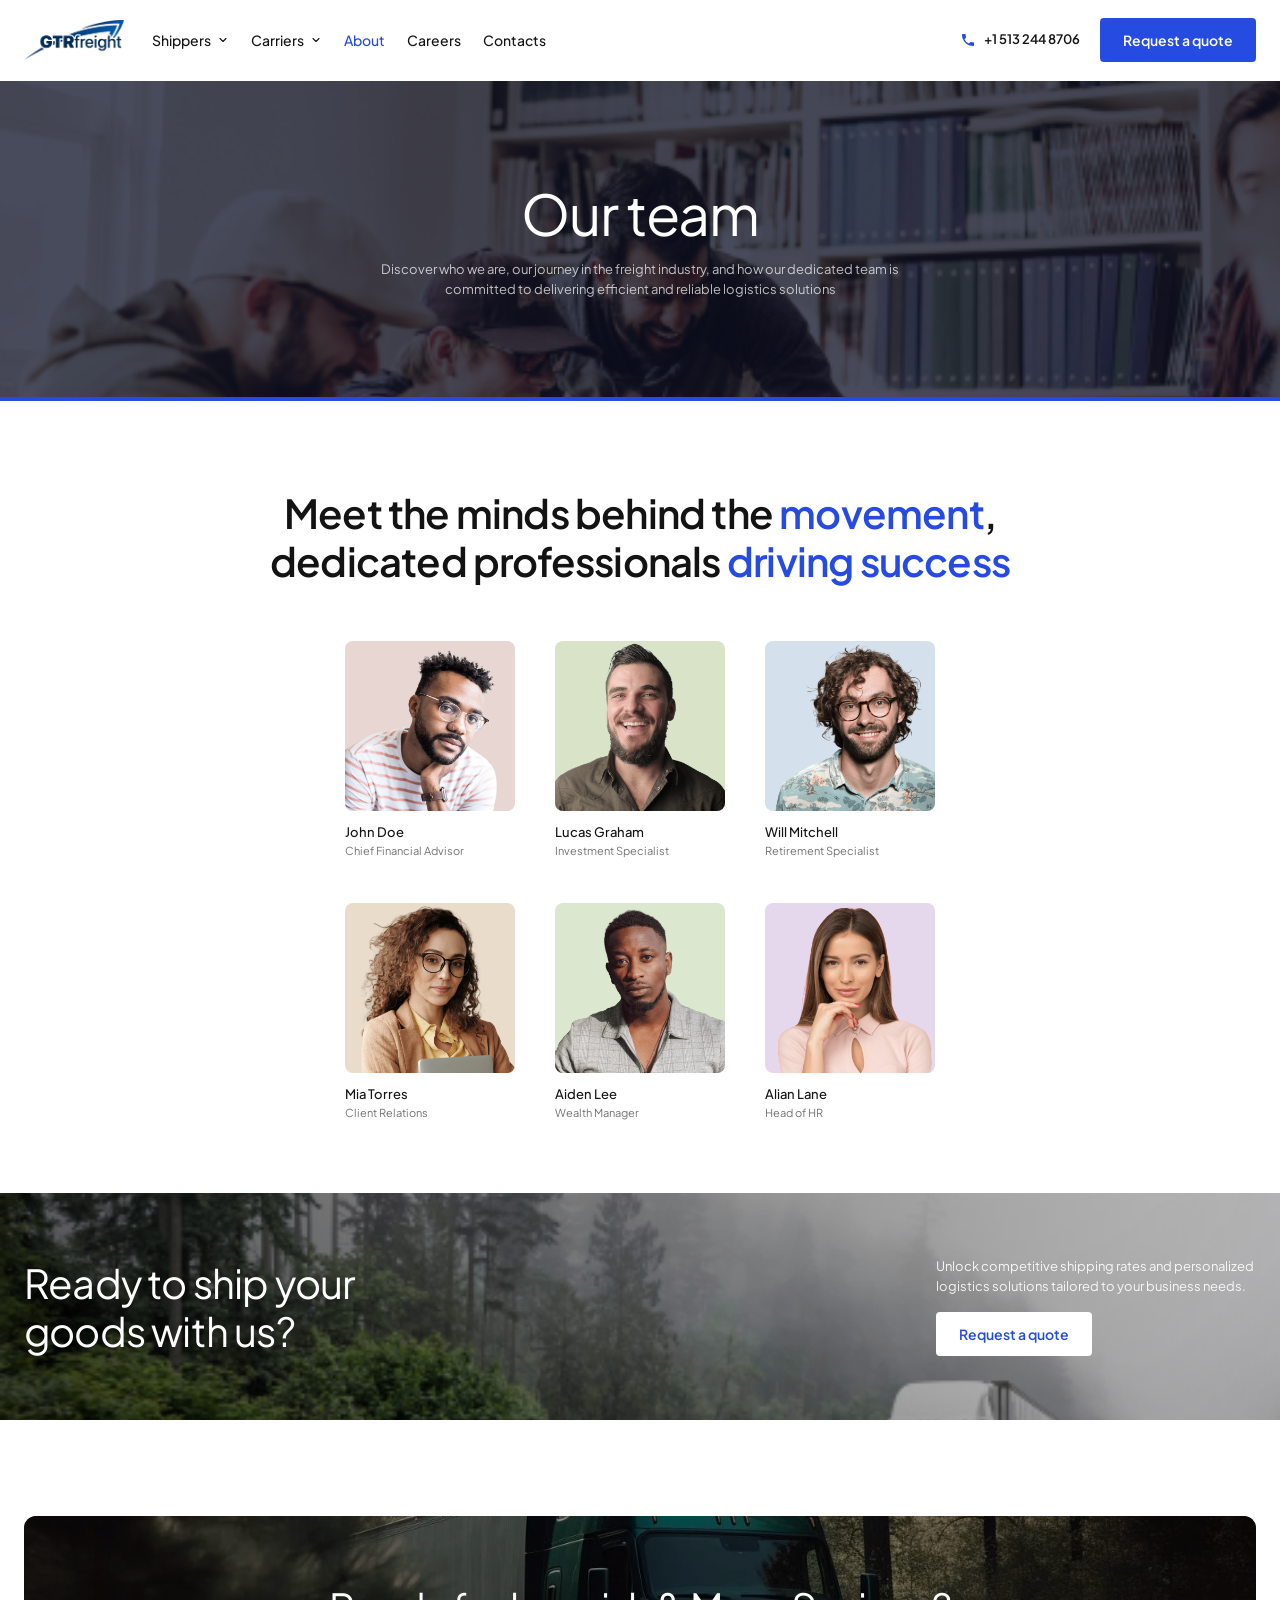
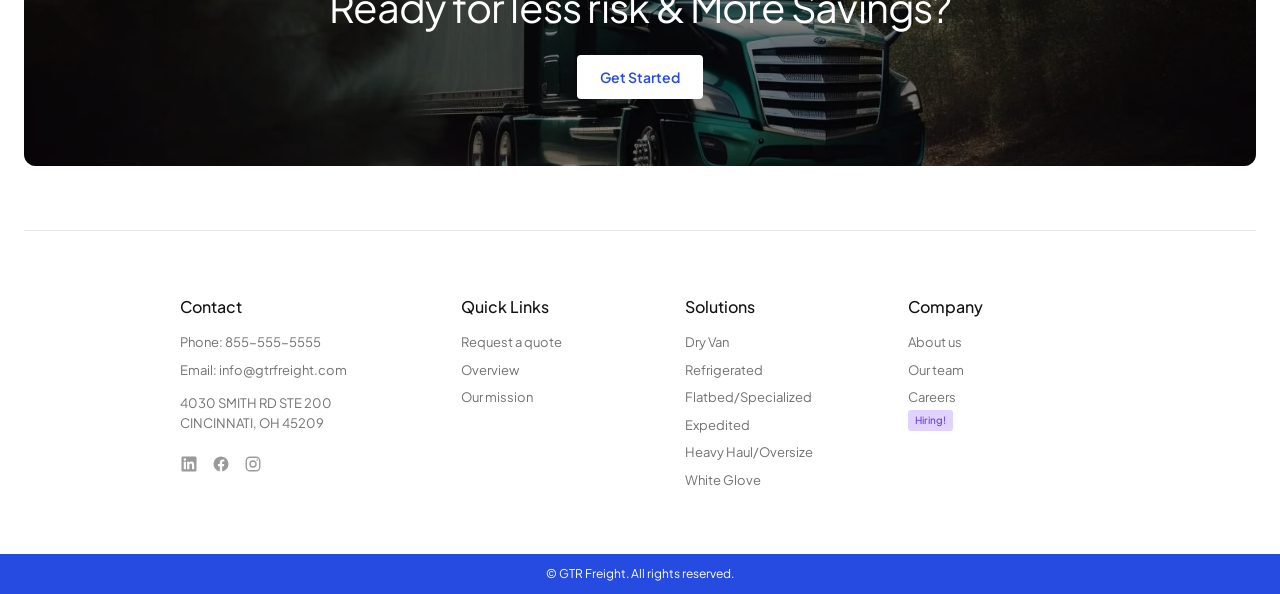
<file: team.html>
<!DOCTYPE html>
<html lang="en">
<head>
<meta charset="utf-8">
<meta name="viewport" content="width=device-width, initial-scale=1">
<title>Our team — GTR Freight</title>
<meta name="description" content="Meet the minds behind the movement: the dedicated professionals driving success at GTR Freight.">
<link rel="icon" href="favicon.svg" type="image/svg+xml">
<link rel="preconnect" href="https://fonts.googleapis.com">
<link rel="preconnect" href="https://fonts.gstatic.com" crossorigin>
<link href="https://fonts.googleapis.com/css2?family=Plus+Jakarta+Sans:wght@400;500;600;700&display=swap" rel="stylesheet">
<link rel="stylesheet" href="css/style.css">
</head>
<body>
<header class="site-header">
  <div class="container nav">
    <a class="nav-logo" href="index.html" aria-label="GTR Freight home"><img src="assets/img/logo.png" alt="GTR Freight" width="120" height="48"></a>
    <button class="nav-toggle" aria-expanded="false" aria-controls="nav-menu" aria-label="Toggle menu"><svg class="icon-menu" viewBox="0 0 24 24" fill="none" stroke="currentColor" stroke-width="2" stroke-linecap="round" aria-hidden="true"><line x1="4" y1="7" x2="20" y2="7"/><line x1="4" y1="12" x2="20" y2="12"/><line x1="4" y1="17" x2="20" y2="17"/></svg><svg class="icon-close" viewBox="0 0 24 24" fill="none" stroke="currentColor" stroke-width="2" stroke-linecap="round" aria-hidden="true"><line x1="6" y1="6" x2="18" y2="18"/><line x1="18" y1="6" x2="6" y2="18"/></svg></button>
    <nav class="nav-menu" id="nav-menu" aria-label="Main">
      <ul class="nav-links">
        <li class="dropdown"><button class="nav-link" type="button" aria-expanded="false">Shippers <svg viewBox="0 0 24 24" fill="none" stroke="currentColor" stroke-width="2.2" stroke-linecap="round" stroke-linejoin="round" aria-hidden="true"><polyline points="6 9 12 15 18 9"/></svg></button><div class="dropdown-menu"><a href="freight-brokerage.html">Freight brokerage</a><a href="managed-transportation.html">Managed transportation</a><a href="warehousing.html">Warehousing and Fulfillment</a><a href="cross-border.html">Cross-Border Logistics</a><a href="ship-international.html">Ship International</a><a href="become-shipper.html">Become a shipper</a></div></li>
        <li class="dropdown"><button class="nav-link" type="button" aria-expanded="false">Carriers <svg viewBox="0 0 24 24" fill="none" stroke="currentColor" stroke-width="2.2" stroke-linecap="round" stroke-linejoin="round" aria-hidden="true"><polyline points="6 9 12 15 18 9"/></svg></button><div class="dropdown-menu"><a href="become-carrier.html">Become a carrier</a><a href="become-carrier.html#requirements">Carrier requirements</a></div></li>
        <li><a class="nav-link" href="about.html" aria-current="page">About</a></li>
        <li><a class="nav-link" href="careers.html">Careers</a></li>
        <li><a class="nav-link" href="contacts.html">Contacts</a></li>
      </ul>
      <div class="nav-actions"><a class="nav-phone" href="tel:+15132448706"><svg viewBox="0 0 24 24" fill="currentColor" aria-hidden="true"><path d="M6.6 10.8a15.1 15.1 0 0 0 6.6 6.6l2.2-2.2a1 1 0 0 1 1-.25c1.1.37 2.3.57 3.6.57a1 1 0 0 1 1 1V20a1 1 0 0 1-1 1A17 17 0 0 1 3 4a1 1 0 0 1 1-1h3.5a1 1 0 0 1 1 1c0 1.25.2 2.45.57 3.57a1 1 0 0 1-.25 1L6.6 10.8z"/></svg>+1 513 244 8706</a><a class="btn btn-primary" href="contacts.html#form">Request a quote</a></div>
    </nav>
  </div>
</header>
<section class="hero hero--inner" style="background-image:url('assets/img/hero-team.jpg')">
  <div class="container">
    <h1>Our team</h1>
    
    <p>Discover who we are, our journey in the freight industry, and how our dedicated team is committed to delivering efficient and reliable logistics solutions</p>
    
  </div>
</section>
<section class="team">
  <div class="container">
    <h2 class="section-title">Meet the minds behind the <span class="accent">movement</span>, dedicated professionals <span class="accent">driving success</span></h2>
    <ul class="team-grid"><li class="member"><div class="member-photo" style="background:#e8d6d2"><img src="assets/img/team/john-doe.png" alt="John Doe" width="320" height="320" loading="lazy"></div><h3>John Doe</h3><p>Chief Financial Advisor</p></li><li class="member"><div class="member-photo" style="background:#d9e3c7"><img src="assets/img/team/lucas-graham.png" alt="Lucas Graham" width="320" height="320" loading="lazy"></div><h3>Lucas Graham</h3><p>Investment Specialist</p></li><li class="member"><div class="member-photo" style="background:#d4e1ec"><img src="assets/img/team/will-mitchell.png" alt="Will Mitchell" width="320" height="320" loading="lazy"></div><h3>Will Mitchell</h3><p>Retirement Specialist</p></li><li class="member"><div class="member-photo" style="background:#eadccb"><img src="assets/img/team/mia-torres.png" alt="Mia Torres" width="320" height="320" loading="lazy"></div><h3>Mia Torres</h3><p>Client Relations</p></li><li class="member"><div class="member-photo" style="background:#dbe7cf"><img src="assets/img/team/aiden-lee.png" alt="Aiden Lee" width="320" height="320" loading="lazy"></div><h3>Aiden Lee</h3><p>Wealth Manager</p></li><li class="member"><div class="member-photo" style="background:#e6d8ec"><img src="assets/img/team/alian-lane.png" alt="Alian Lane" width="320" height="320" loading="lazy"></div><h3>Alian Lane</h3><p>Head of HR</p></li></ul>
  </div>
</section>
<section class="band" style="background-image:url('assets/img/band-road.jpg')">
  <div class="container">
    <h2>Ready to ship your goods with us?</h2>
    <div class="band-side">
      <p>Unlock competitive shipping rates and personalized logistics solutions tailored to your business needs.</p>
      <a class="btn btn-white" href="contacts.html#form">Request a quote</a>
    </div>
  </div>
</section>
<section class="cta-section">
  <div class="container">
    <div class="cta" style="background-image:url('assets/img/cta-truck.jpg')">
      <h2>Ready for less risk &amp; More Savings?</h2>
      <a class="btn btn-white" href="become-shipper.html">Get Started</a>
    </div>
  </div>
</section>
<footer class="site-footer">
  <div class="container">
    <div class="footer-top">
      <div class="footer-grid">
        <div class="footer-col">
          <h4>Contact</h4>
          <ul>
            <li>Phone: <a href="tel:8555555555">855-555-5555</a></li>
            <li>Email: <a href="mailto:info@gtrfreight.com">info@gtrfreight.com</a></li>
            <li class="addr">4030 SMITH RD STE 200<br>CINCINNATI, OH 45209</li>
          </ul>
          <div class="social">
            <a href="https://www.linkedin.com/" aria-label="LinkedIn" target="_blank" rel="noopener"><svg viewBox="0 0 24 24" fill="currentColor" aria-hidden="true"><path d="M20.4 2H3.6A1.6 1.6 0 0 0 2 3.6v16.8A1.6 1.6 0 0 0 3.6 22h16.8a1.6 1.6 0 0 0 1.6-1.6V3.6A1.6 1.6 0 0 0 20.4 2zM8 19H5V9h3zM6.5 7.7A1.7 1.7 0 1 1 8.2 6a1.7 1.7 0 0 1-1.7 1.7zM19 19h-3v-4.9c0-1.2 0-2.7-1.6-2.7s-1.9 1.3-1.9 2.6V19h-3V9h2.9v1.4a3.2 3.2 0 0 1 2.9-1.6c3 0 3.6 2 3.6 4.6z"/></svg></a>
            <a href="https://www.facebook.com/" aria-label="Facebook" target="_blank" rel="noopener"><svg viewBox="0 0 24 24" fill="currentColor" aria-hidden="true"><path d="M22 12a10 10 0 1 0-11.6 9.9v-7H7.9V12h2.5V9.8c0-2.5 1.5-3.9 3.8-3.9 1.1 0 2.2.2 2.2.2v2.5h-1.3c-1.2 0-1.6.8-1.6 1.6V12h2.8l-.4 2.9h-2.3v7A10 10 0 0 0 22 12z"/></svg></a>
            <a href="https://www.instagram.com/" aria-label="Instagram" target="_blank" rel="noopener"><svg viewBox="0 0 24 24" fill="none" stroke="currentColor" stroke-width="1.8" stroke-linecap="round" stroke-linejoin="round" aria-hidden="true"><rect x="3" y="3" width="18" height="18" rx="5"/><circle cx="12" cy="12" r="4"/><circle cx="17.5" cy="6.5" r="1" fill="currentColor" stroke="none"/></svg></a>
          </div>
        </div>
        <div class="footer-col">
          <h4>Quick Links</h4>
          <ul>
            <li><a href="contacts.html#form">Request a quote</a></li>
            <li><a href="about.html">Overview</a></li>
            <li><a href="about.html#mission">Our mission</a></li>
          </ul>
        </div>
        <div class="footer-col">
          <h4>Solutions</h4>
          <ul>
            <li><a href="freight-brokerage.html#services">Dry Van</a></li>
            <li><a href="freight-brokerage.html#services">Refrigerated</a></li>
            <li><a href="freight-brokerage.html#services">Flatbed/Specialized</a></li>
            <li><a href="freight-brokerage.html#services">Expedited</a></li>
            <li><a href="freight-brokerage.html#services">Heavy Haul/Oversize</a></li>
            <li><a href="freight-brokerage.html#services">White Glove</a></li>
          </ul>
        </div>
        <div class="footer-col">
          <h4>Company</h4>
          <ul>
            <li><a href="about.html">About us</a></li>
            <li><a href="team.html">Our team</a></li>
            <li><a href="careers.html">Careers</a><br><span class="badge-hiring">Hiring!</span></li>
          </ul>
        </div>
      </div>
    </div>
  </div>
  <div class="footer-bar">© GTR Freight. All rights reserved.</div>
</footer>
<script src="js/main.js"></script>
</body>
</html>
</file>
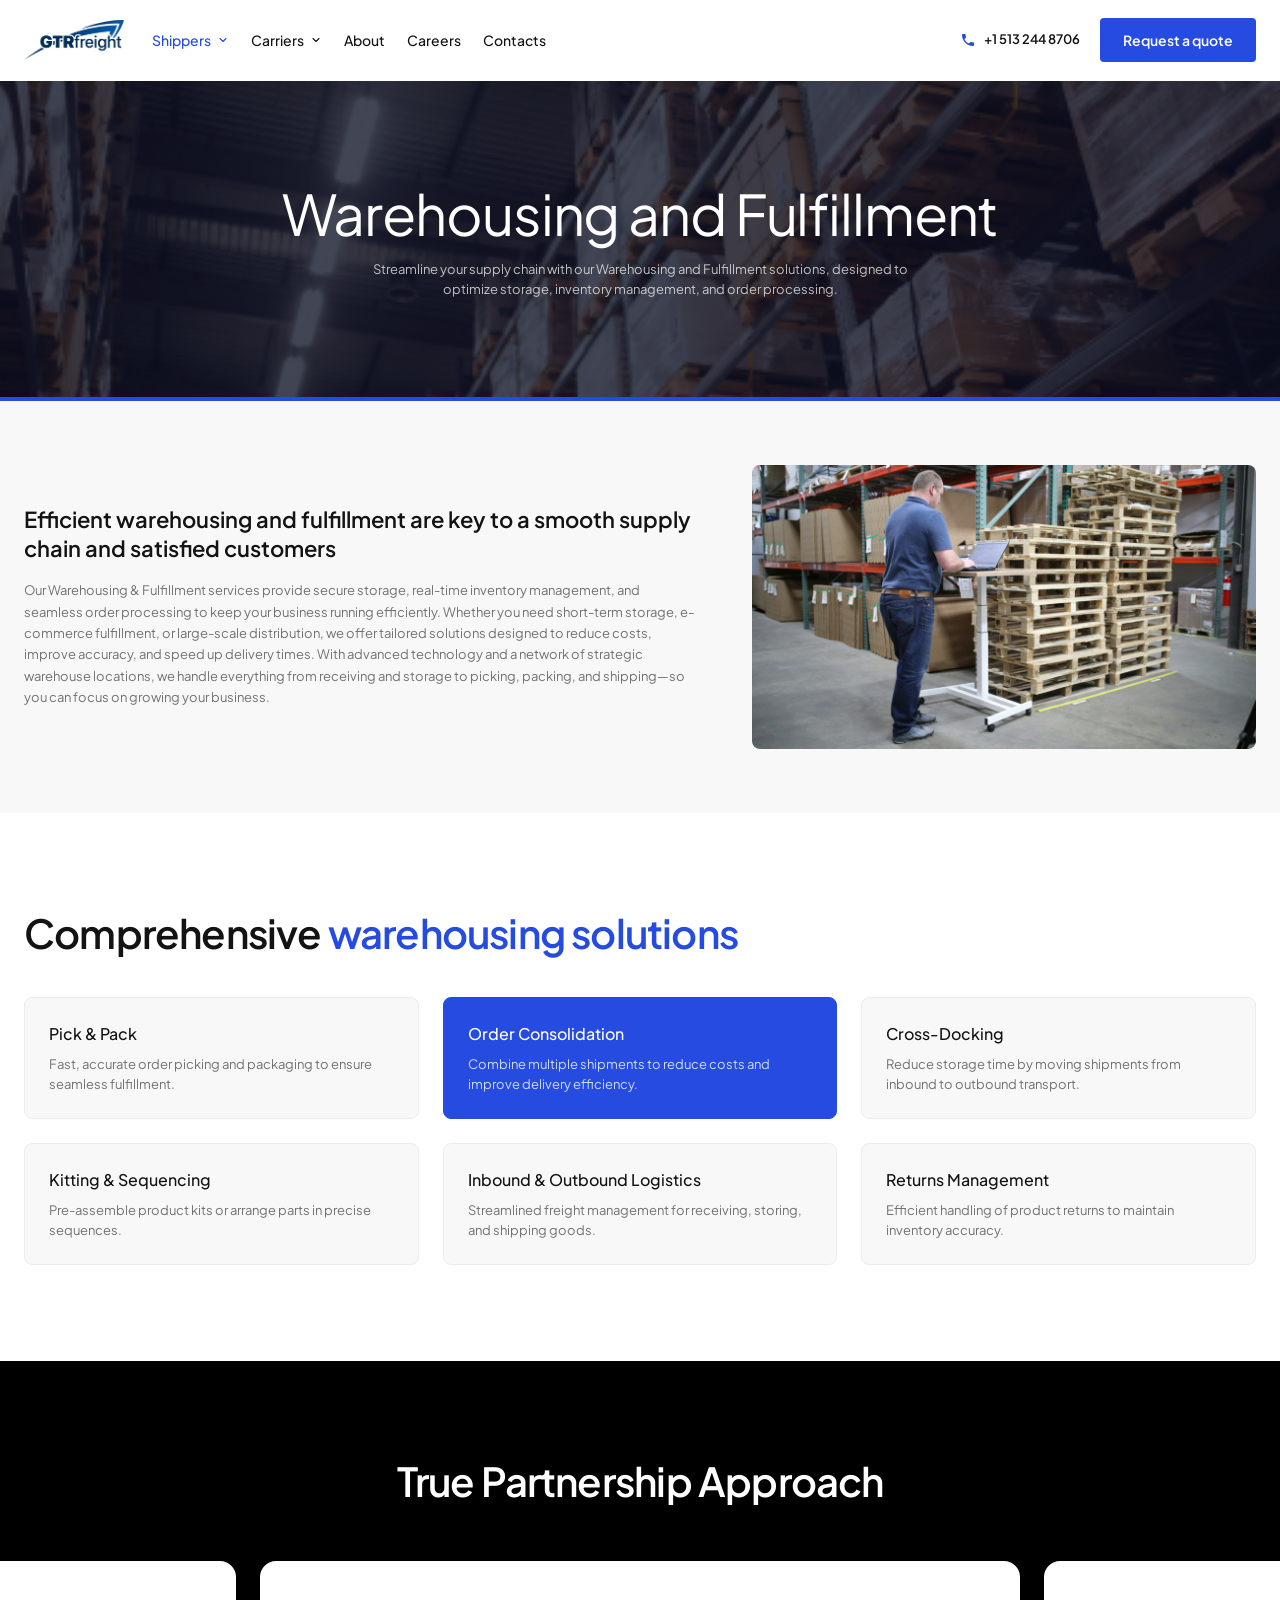
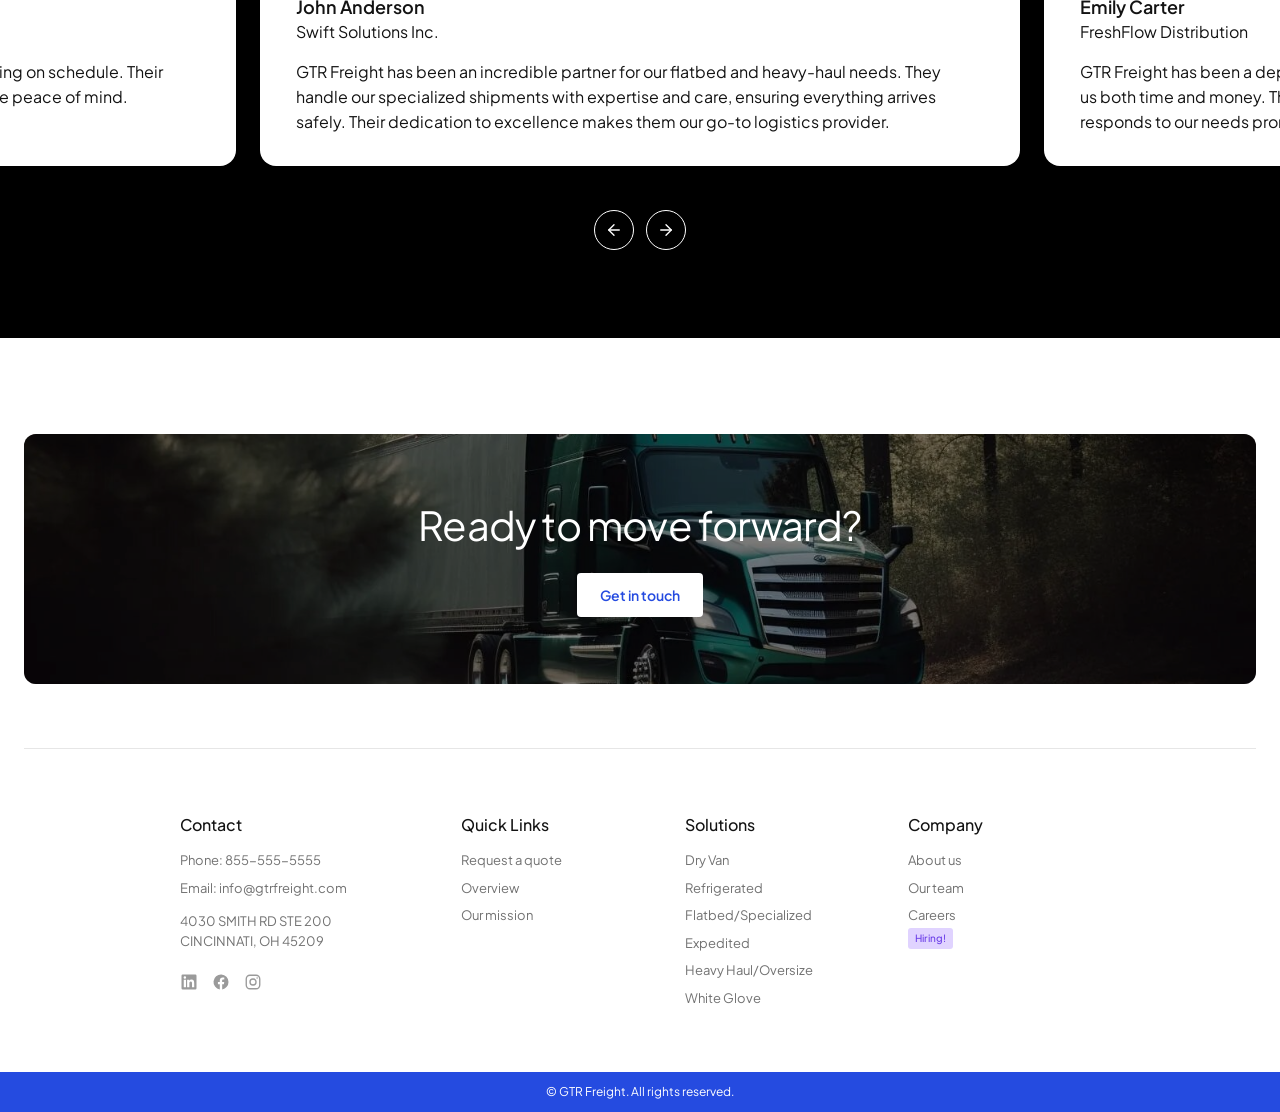
<file: warehousing.html>
<!DOCTYPE html>
<html lang="en">
<head>
<meta charset="utf-8">
<meta name="viewport" content="width=device-width, initial-scale=1">
<title>Warehousing and Fulfillment — GTR Freight</title>
<meta name="description" content="Streamline your supply chain with Warehousing and Fulfillment solutions designed to optimize storage, inventory management, and order processing.">
<link rel="icon" href="favicon.svg" type="image/svg+xml">
<link rel="preconnect" href="https://fonts.googleapis.com">
<link rel="preconnect" href="https://fonts.gstatic.com" crossorigin>
<link href="https://fonts.googleapis.com/css2?family=Plus+Jakarta+Sans:wght@400;500;600;700&display=swap" rel="stylesheet">
<link rel="stylesheet" href="css/style.css">
</head>
<body>
<header class="site-header">
  <div class="container nav">
    <a class="nav-logo" href="index.html" aria-label="GTR Freight home"><img src="assets/img/logo.png" alt="GTR Freight" width="120" height="48"></a>
    <button class="nav-toggle" aria-expanded="false" aria-controls="nav-menu" aria-label="Toggle menu"><svg class="icon-menu" viewBox="0 0 24 24" fill="none" stroke="currentColor" stroke-width="2" stroke-linecap="round" aria-hidden="true"><line x1="4" y1="7" x2="20" y2="7"/><line x1="4" y1="12" x2="20" y2="12"/><line x1="4" y1="17" x2="20" y2="17"/></svg><svg class="icon-close" viewBox="0 0 24 24" fill="none" stroke="currentColor" stroke-width="2" stroke-linecap="round" aria-hidden="true"><line x1="6" y1="6" x2="18" y2="18"/><line x1="18" y1="6" x2="6" y2="18"/></svg></button>
    <nav class="nav-menu" id="nav-menu" aria-label="Main">
      <ul class="nav-links">
        <li class="dropdown"><button class="nav-link" type="button" aria-expanded="false" aria-current="page">Shippers <svg viewBox="0 0 24 24" fill="none" stroke="currentColor" stroke-width="2.2" stroke-linecap="round" stroke-linejoin="round" aria-hidden="true"><polyline points="6 9 12 15 18 9"/></svg></button><div class="dropdown-menu"><a href="freight-brokerage.html">Freight brokerage</a><a href="managed-transportation.html">Managed transportation</a><a href="warehousing.html">Warehousing and Fulfillment</a><a href="cross-border.html">Cross-Border Logistics</a><a href="ship-international.html">Ship International</a><a href="become-shipper.html">Become a shipper</a></div></li>
        <li class="dropdown"><button class="nav-link" type="button" aria-expanded="false">Carriers <svg viewBox="0 0 24 24" fill="none" stroke="currentColor" stroke-width="2.2" stroke-linecap="round" stroke-linejoin="round" aria-hidden="true"><polyline points="6 9 12 15 18 9"/></svg></button><div class="dropdown-menu"><a href="become-carrier.html">Become a carrier</a><a href="become-carrier.html#requirements">Carrier requirements</a></div></li>
        <li><a class="nav-link" href="about.html">About</a></li>
        <li><a class="nav-link" href="careers.html">Careers</a></li>
        <li><a class="nav-link" href="contacts.html">Contacts</a></li>
      </ul>
      <div class="nav-actions"><a class="nav-phone" href="tel:+15132448706"><svg viewBox="0 0 24 24" fill="currentColor" aria-hidden="true"><path d="M6.6 10.8a15.1 15.1 0 0 0 6.6 6.6l2.2-2.2a1 1 0 0 1 1-.25c1.1.37 2.3.57 3.6.57a1 1 0 0 1 1 1V20a1 1 0 0 1-1 1A17 17 0 0 1 3 4a1 1 0 0 1 1-1h3.5a1 1 0 0 1 1 1c0 1.25.2 2.45.57 3.57a1 1 0 0 1-.25 1L6.6 10.8z"/></svg>+1 513 244 8706</a><a class="btn btn-primary" href="contacts.html#form">Request a quote</a></div>
    </nav>
  </div>
</header>
<section class="hero hero--inner" style="background-image:url('assets/img/hero-warehousing.jpg')">
  <div class="container">
    <h1>Warehousing and Fulfillment</h1>
    
    <p>Streamline your supply chain with our Warehousing and Fulfillment solutions, designed to optimize storage, inventory management, and order processing.</p>
    
  </div>
</section>
<section class="intro">
  <div class="container">
    <div class="intro-grid">
      <div>
        <h2>Efficient warehousing and fulfillment are key to a smooth supply chain and satisfied customers</h2>
        <p>Our Warehousing &amp; Fulfillment services provide secure storage, real-time inventory management, and seamless order processing to keep your business running efficiently. Whether you need short-term storage, e-commerce fulfillment, or large-scale distribution, we offer tailored solutions designed to reduce costs, improve accuracy, and speed up delivery times. With advanced technology and a network of strategic warehouse locations, we handle everything from receiving and storage to picking, packing, and shipping—so you can focus on growing your business.</p>
      </div>
      <img src="assets/img/warehouse-worker.jpg" alt="Warehouse worker checking inventory beside stacked pallets" width="512" height="288" loading="lazy">
    </div>
  </div>
</section>
<section class="section">
  <div class="container">
    <div class="services-head"><h2 class="section-title">Comprehensive <span class="accent">warehousing solutions</span></h2></div>
    <div class="cards cards-3"><article class="card"><h3>Pick &amp; Pack</h3><p>Fast, accurate order picking and packaging to ensure seamless fulfillment.</p></article><article class="card card--active"><h3>Order Consolidation</h3><p>Combine multiple shipments to reduce costs and improve delivery efficiency.</p></article><article class="card"><h3>Cross-Docking</h3><p>Reduce storage time by moving shipments from inbound to outbound transport.</p></article><article class="card"><h3>Kitting &amp; Sequencing</h3><p>Pre-assemble product kits or arrange parts in precise sequences.</p></article><article class="card"><h3>Inbound &amp; Outbound Logistics</h3><p>Streamlined freight management for receiving, storing, and shipping goods.</p></article><article class="card"><h3>Returns Management</h3><p>Efficient handling of product returns to maintain inventory accuracy.</p></article></div>
  </div>
</section>
<section class="testimonials">
  <div class="container"><h2 class="section-title">True Partnership Approach</h2></div>
  <div class="carousel">
    <div class="carousel-track"><article class="testimonial"><p class="t-name">David Nguyen</p><p class="t-company">Keystone Manufacturing</p><p class="t-quote">From planning to final delivery, GTR Freight keeps our freight moving on schedule. Their real-time tracking and proactive updates give our team complete peace of mind.</p></article><article class="testimonial"><p class="t-name">John Anderson</p><p class="t-company">Swift Solutions Inc.</p><p class="t-quote">GTR Freight has been an incredible partner for our flatbed and heavy-haul needs. They handle our specialized shipments with expertise and care, ensuring everything arrives safely. Their dedication to excellence makes them our go-to logistics provider.</p></article><article class="testimonial"><p class="t-name">Emily Carter</p><p class="t-company">FreshFlow Distribution</p><p class="t-quote">GTR Freight has been a dependable partner for our refrigerated shipping solutions, saving us both time and money. Their customer service team understands our business and responds to our needs promptly.</p></article></div>
    <div class="carousel-nav">
      <button class="carousel-btn" type="button" data-dir="prev" aria-label="Previous testimonial"><svg viewBox="0 0 24 24" fill="none" stroke="currentColor" stroke-width="1.8" stroke-linecap="round" stroke-linejoin="round" aria-hidden="true"><line x1="19" y1="12" x2="5" y2="12"/><polyline points="12 19 5 12 12 5"/></svg></button>
      <button class="carousel-btn" type="button" data-dir="next" aria-label="Next testimonial"><svg viewBox="0 0 24 24" fill="none" stroke="currentColor" stroke-width="1.8" stroke-linecap="round" stroke-linejoin="round" aria-hidden="true"><line x1="5" y1="12" x2="19" y2="12"/><polyline points="12 5 19 12 12 19"/></svg></button>
    </div>
  </div>
</section>
<section class="cta-section">
  <div class="container">
    <div class="cta" style="background-image:url('assets/img/cta-truck.jpg')">
      <h2>Ready to move forward?</h2>
      <a class="btn btn-white" href="contacts.html#form">Get in touch</a>
    </div>
  </div>
</section>
<footer class="site-footer">
  <div class="container">
    <div class="footer-top">
      <div class="footer-grid">
        <div class="footer-col">
          <h4>Contact</h4>
          <ul>
            <li>Phone: <a href="tel:8555555555">855-555-5555</a></li>
            <li>Email: <a href="mailto:info@gtrfreight.com">info@gtrfreight.com</a></li>
            <li class="addr">4030 SMITH RD STE 200<br>CINCINNATI, OH 45209</li>
          </ul>
          <div class="social">
            <a href="https://www.linkedin.com/" aria-label="LinkedIn" target="_blank" rel="noopener"><svg viewBox="0 0 24 24" fill="currentColor" aria-hidden="true"><path d="M20.4 2H3.6A1.6 1.6 0 0 0 2 3.6v16.8A1.6 1.6 0 0 0 3.6 22h16.8a1.6 1.6 0 0 0 1.6-1.6V3.6A1.6 1.6 0 0 0 20.4 2zM8 19H5V9h3zM6.5 7.7A1.7 1.7 0 1 1 8.2 6a1.7 1.7 0 0 1-1.7 1.7zM19 19h-3v-4.9c0-1.2 0-2.7-1.6-2.7s-1.9 1.3-1.9 2.6V19h-3V9h2.9v1.4a3.2 3.2 0 0 1 2.9-1.6c3 0 3.6 2 3.6 4.6z"/></svg></a>
            <a href="https://www.facebook.com/" aria-label="Facebook" target="_blank" rel="noopener"><svg viewBox="0 0 24 24" fill="currentColor" aria-hidden="true"><path d="M22 12a10 10 0 1 0-11.6 9.9v-7H7.9V12h2.5V9.8c0-2.5 1.5-3.9 3.8-3.9 1.1 0 2.2.2 2.2.2v2.5h-1.3c-1.2 0-1.6.8-1.6 1.6V12h2.8l-.4 2.9h-2.3v7A10 10 0 0 0 22 12z"/></svg></a>
            <a href="https://www.instagram.com/" aria-label="Instagram" target="_blank" rel="noopener"><svg viewBox="0 0 24 24" fill="none" stroke="currentColor" stroke-width="1.8" stroke-linecap="round" stroke-linejoin="round" aria-hidden="true"><rect x="3" y="3" width="18" height="18" rx="5"/><circle cx="12" cy="12" r="4"/><circle cx="17.5" cy="6.5" r="1" fill="currentColor" stroke="none"/></svg></a>
          </div>
        </div>
        <div class="footer-col">
          <h4>Quick Links</h4>
          <ul>
            <li><a href="contacts.html#form">Request a quote</a></li>
            <li><a href="about.html">Overview</a></li>
            <li><a href="about.html#mission">Our mission</a></li>
          </ul>
        </div>
        <div class="footer-col">
          <h4>Solutions</h4>
          <ul>
            <li><a href="freight-brokerage.html#services">Dry Van</a></li>
            <li><a href="freight-brokerage.html#services">Refrigerated</a></li>
            <li><a href="freight-brokerage.html#services">Flatbed/Specialized</a></li>
            <li><a href="freight-brokerage.html#services">Expedited</a></li>
            <li><a href="freight-brokerage.html#services">Heavy Haul/Oversize</a></li>
            <li><a href="freight-brokerage.html#services">White Glove</a></li>
          </ul>
        </div>
        <div class="footer-col">
          <h4>Company</h4>
          <ul>
            <li><a href="about.html">About us</a></li>
            <li><a href="team.html">Our team</a></li>
            <li><a href="careers.html">Careers</a><br><span class="badge-hiring">Hiring!</span></li>
          </ul>
        </div>
      </div>
    </div>
  </div>
  <div class="footer-bar">© GTR Freight. All rights reserved.</div>
</footer>
<script src="js/main.js"></script>
</body>
</html>
</file>
<file: css/style.css>
/* GTR Freight — site styles (built from the Figma "GTR website" design) */

:root {
  --blue: #254be0;
  --blue-dark: #1d3fc6;
  --blue-soft: #e9edfc;
  --black: #000000;
  --text: #131313;
  --muted: #727272;
  --muted-2: #9f9f9f;
  --bg-gray: #ededed;
  --bg-light: #f8f8f8;
  --border: #e6e6e6;
  --white: #ffffff;
  --purple-bg: #e0d3ff;
  --purple: #6a3de8;
  --radius: 12px;
  --radius-sm: 8px;
  --container: 1280px;
  --nav-h: 80px;
  --font: "Plus Jakarta Sans", system-ui, -apple-system, "Segoe UI", Roboto, sans-serif;
}

*, *::before, *::after { box-sizing: border-box; }
html { scroll-behavior: smooth; -webkit-text-size-adjust: 100%; }
body {
  margin: 0;
  font-family: var(--font);
  font-size: 16px;
  line-height: 1.5;
  color: var(--text);
  background: var(--white);
  -webkit-font-smoothing: antialiased;
}
img { max-width: 100%; display: block; }
a { color: inherit; text-decoration: none; }
h1, h2, h3, h4, p { margin: 0; }
button { font: inherit; }
ul { margin: 0; padding: 0; list-style: none; }

.container { width: 100%; max-width: var(--container); margin: 0 auto; padding: 0 24px; }
.container--narrow { max-width: 1040px; }
.accent { color: var(--blue); }
.center { text-align: center; }
.visually-hidden {
  position: absolute !important; width: 1px; height: 1px; overflow: hidden;
  clip: rect(0 0 0 0); white-space: nowrap; border: 0; padding: 0; margin: -1px;
}

/* ---------- Buttons ---------- */
.btn {
  display: inline-flex; align-items: center; justify-content: center; gap: 8px;
  height: 44px; padding: 0 22px; border-radius: 4px; border: 1px solid transparent;
  font-weight: 600; font-size: 14px; line-height: 1; cursor: pointer; white-space: nowrap;
  transition: background-color .15s ease, color .15s ease, border-color .15s ease, transform .15s ease;
}
.btn:active { transform: translateY(1px); }
.btn-primary { background: var(--blue); color: var(--white); }
.btn-primary:hover { background: var(--blue-dark); }
.btn-white { background: var(--white); color: var(--blue); }
.btn-white:hover { background: #f1f3fd; }
.btn-black { background: var(--black); color: var(--white); }
.btn-black:hover { background: #222; }
.btn-outline { background: var(--white); color: var(--text); border-color: var(--border); }
.btn-outline:hover { border-color: var(--text); }
.btn-lg { height: 48px; padding: 0 28px; }
.btn-block { width: 100%; }

/* ---------- Header ---------- */
.site-header {
  position: sticky; top: 0; z-index: 50;
  background: var(--white); border-bottom: 1px solid transparent;
}
.site-header.is-scrolled { border-bottom-color: var(--border); }
.nav { height: var(--nav-h); display: flex; align-items: center; gap: 28px; }
.nav-logo img { height: 40px; width: auto; }
.nav-menu { display: flex; align-items: center; gap: 24px; flex: 1; }
.nav-links { display: flex; align-items: center; gap: 22px; }
.nav-link {
  display: inline-flex; align-items: center; gap: 6px;
  font-size: 14px; font-weight: 500; color: var(--text); padding: 8px 0; background: none; border: 0; cursor: pointer;
}
.nav-link:hover, .nav-link[aria-current="page"] { color: var(--blue); }
.nav-link svg { width: 12px; height: 12px; transition: transform .15s ease; }
.dropdown { position: relative; }
.dropdown-menu {
  position: absolute; top: calc(100% + 6px); left: -12px; min-width: 240px;
  background: var(--white); border: 1px solid var(--border); border-radius: var(--radius-sm);
  box-shadow: 0 16px 40px rgba(0,0,0,.08); padding: 8px; opacity: 0; visibility: hidden;
  transform: translateY(6px); transition: opacity .15s ease, transform .15s ease, visibility .15s;
}
.dropdown-menu a { display: block; padding: 10px 12px; border-radius: 6px; font-size: 14px; color: var(--text); }
.dropdown-menu a:hover { background: var(--bg-light); color: var(--blue); }
.dropdown:hover > .dropdown-menu, .dropdown:focus-within > .dropdown-menu, .dropdown.is-open > .dropdown-menu {
  opacity: 1; visibility: visible; transform: translateY(0);
}
.dropdown:hover > .nav-link svg, .dropdown.is-open > .nav-link svg { transform: rotate(180deg); }
.nav-actions { display: flex; align-items: center; gap: 12px; margin-left: auto; }
.nav-phone { display: inline-flex; align-items: center; gap: 8px; font-size: 13px; font-weight: 600; color: var(--text); margin-right: 8px; }
.nav-phone svg { width: 16px; height: 16px; color: var(--blue); }
.nav-toggle {
  display: none; width: 44px; height: 44px; align-items: center; justify-content: center;
  background: none; border: 0; cursor: pointer; margin-left: auto; color: var(--text);
}
.nav-toggle svg { width: 26px; height: 26px; }
.nav-toggle .icon-close { display: none; }
.nav-toggle[aria-expanded="true"] .icon-menu { display: none; }
.nav-toggle[aria-expanded="true"] .icon-close { display: block; }

/* ---------- Hero ---------- */
.hero {
  position: relative; color: var(--white); text-align: center;
  background-position: center; background-size: cover; background-repeat: no-repeat;
  display: flex; align-items: center; justify-content: center; overflow: hidden;
}
.hero::before { content: ""; position: absolute; inset: 0; background: rgba(13, 16, 36, .72); }
.hero::after { content: ""; position: absolute; left: 0; right: 0; bottom: 0; height: 4px; background: var(--blue); }
.hero > .container { position: relative; z-index: 1; }
.hero h1 { font-weight: 400; letter-spacing: -0.02em; }
.hero p { color: rgba(255,255,255,.72); }
.hero--home { min-height: 760px; padding: 80px 0; }
.hero--home h1 { font-size: 60px; line-height: 1.15; max-width: 820px; margin: 0 auto; }
.hero--home p { max-width: 640px; margin: 20px auto 0; font-size: 14px; }
.hero--inner { min-height: 320px; padding: 56px 0; }
.hero--inner h1 { font-size: 56px; line-height: 1.1; }
.hero--inner p { max-width: 560px; margin: 16px auto 0; font-size: 13px; }
.hero-badges { display: flex; flex-wrap: wrap; justify-content: center; gap: 10px 22px; margin-top: 28px; font-size: 13px; }
.hero-badges span { display: inline-flex; align-items: center; gap: 6px; color: var(--white); }
.hero-badges svg { width: 14px; height: 14px; color: var(--blue); background: var(--white); border-radius: 50%; }
.hero-actions { display: flex; justify-content: center; gap: 12px; margin-top: 40px; flex-wrap: wrap; }

/* ---------- Partners strip ---------- */
.partners { padding: 36px 0; }
.partners .container { display: flex; align-items: center; gap: 48px; flex-wrap: wrap; padding-bottom: 36px; border-bottom: 1px solid var(--border); }
.trusted-pill { background: #f2f2f2; border-radius: var(--radius-sm); padding: 10px 16px; font-size: 12px; line-height: 1.3; color: var(--muted); }
.trusted-pill strong { display: block; color: var(--text); font-weight: 600; }
.partner-logos { display: flex; align-items: center; gap: 44px; flex: 1; flex-wrap: wrap; justify-content: space-between; }
.partner-logos img { height: 30px; width: auto; }
.partner-logos img.wide { height: 26px; }

/* ---------- Generic sections ---------- */
.section { padding: 96px 0; }
.section--tight { padding: 72px 0; }
.section-title { font-size: 40px; font-weight: 600; line-height: 1.2; letter-spacing: -0.02em; }
.section-title--light { font-weight: 400; }
.section-lead { color: var(--muted); font-size: 14px; max-width: 620px; }
.section-head { max-width: 780px; margin: 0 auto 48px; text-align: center; }
.section-head .section-lead { margin: 16px auto 0; }

/* Home — Redefining */
.redefine { position: relative; padding: 112px 0 128px; text-align: center; overflow: hidden; }
.redefine::before, .redefine::after {
  content: ""; position: absolute; border: 28px solid transparent; border-radius: 50%; pointer-events: none; z-index: 0; opacity: .7;
}
.redefine::before { width: 760px; height: 220px; right: -200px; top: 56px; transform: rotate(-22deg); border-top-color: #f3f3f3; }
.redefine::after { width: 760px; height: 220px; left: -240px; bottom: -20px; transform: rotate(-22deg); border-bottom-color: #f3f3f3; }
.redefine .container { position: relative; z-index: 1; }
.redefine .section-title { max-width: 720px; margin: 0 auto; }
.redefine .section-lead { margin: 20px auto 0; max-width: 640px; }
.redefine .btn { margin-top: 32px; }

/* Band — Ready to ship */
.band {
  position: relative; color: var(--white); padding: 64px 0;
  background: #333 center/cover no-repeat; overflow: hidden;
}
.band::before { content: ""; position: absolute; inset: 0; background: linear-gradient(90deg, rgba(0,0,0,.6), rgba(0,0,0,.25)); }
.band .container { position: relative; z-index: 1; display: flex; align-items: center; justify-content: space-between; gap: 32px; }
.band h2 { font-size: 40px; font-weight: 400; line-height: 1.2; letter-spacing: -0.02em; max-width: 440px; }
.band-side { max-width: 320px; font-size: 13px; }
.band-side p { color: rgba(255,255,255,.9); }
.band-side .btn { margin-top: 16px; }

/* Map */
.map-section { padding: 8px; }
.map-panel { background: var(--bg-gray); border-radius: 16px; padding: 80px 24px 56px; text-align: center; }
.map-panel .section-title { margin-bottom: 40px; }
.map-wrap { position: relative; max-width: 700px; margin: 0 auto; }
.map-wrap img { width: 100%; height: auto; }
.pin {
  position: absolute; width: 24px; height: 24px; transform: translate(-50%, -50%);
  border-radius: 50%; background: var(--blue); border: 2px solid var(--white);
  box-shadow: 0 2px 6px rgba(0,0,0,.25); display: flex; align-items: center; justify-content: center;
}
.pin::after { content: ""; width: 8px; height: 8px; border-radius: 50%; background: var(--white); }
.pin-label {
  position: absolute; bottom: calc(100% + 8px); left: 50%; transform: translateX(-50%);
  background: var(--black); color: var(--white); font-size: 9px; letter-spacing: .04em; text-transform: uppercase;
  padding: 5px 9px; border-radius: 20px; white-space: nowrap;
}

/* Cards */
.cards { display: grid; gap: 24px; }
.cards-2 { grid-template-columns: repeat(2, 1fr); }
.cards-3 { grid-template-columns: repeat(3, 1fr); }
.card {
  background: var(--bg-light); border: 1px solid #ececec; border-radius: var(--radius-sm); padding: 24px;
  display: flex; flex-direction: column; gap: 8px;
}
.card h3 { font-size: 16px; font-weight: 500; }
.card p { font-size: 13px; color: var(--muted); line-height: 1.55; }
.card .card-link { font-size: 13px; font-weight: 600; color: var(--blue); margin-top: 4px; }
.card--active { background: var(--blue); border-color: var(--blue); color: var(--white); }
.card--active p { color: rgba(255,255,255,.8); }
.card--active .card-link { color: var(--white); }
.card--white { background: var(--white); border-color: #efefef; }
.card--media { flex-direction: row; gap: 20px; align-items: center; }
.card--media img { width: 112px; height: 84px; object-fit: contain; border-radius: 6px; flex: none; }
.card--media .card-body { display: flex; flex-direction: column; gap: 6px; }
.services-head { display: flex; align-items: end; justify-content: space-between; gap: 24px; margin-bottom: 40px; }
.services-foot { text-align: center; margin-top: 40px; }

/* Testimonials */
.testimonials { background: var(--black); color: var(--white); padding: 96px 0 88px; text-align: center; overflow: hidden; }
.testimonials .section-title { margin-bottom: 56px; }
.carousel { position: relative; }
.carousel-track {
  display: flex; gap: 24px; overflow-x: auto; scroll-snap-type: x mandatory; scroll-behavior: smooth;
  padding: 0 calc(50% - 380px); scrollbar-width: none; -ms-overflow-style: none;
}
.carousel-track::-webkit-scrollbar { display: none; }
.testimonial {
  flex: 0 0 760px; max-width: calc(100vw - 48px); scroll-snap-align: center;
  background: var(--white); color: var(--text); border-radius: 16px; padding: 32px 36px; text-align: left;
}
.testimonial .t-name { font-size: 18px; font-weight: 600; }
.testimonial .t-company { font-size: 16px; color: var(--text); margin-bottom: 16px; }
.testimonial .t-quote { font-size: 16px; line-height: 1.55; }
.carousel-nav { display: flex; justify-content: center; gap: 12px; margin-top: 44px; }
.carousel-btn {
  width: 40px; height: 40px; border-radius: 50%; border: 1.5px solid var(--white); background: transparent; color: var(--white);
  display: inline-flex; align-items: center; justify-content: center; cursor: pointer; transition: background .15s, color .15s;
}
.carousel-btn:hover { background: var(--white); color: var(--black); }
.carousel-btn svg { width: 18px; height: 18px; }

/* CTA */
.cta-section { padding: 96px 0 56px; }
.cta {
  position: relative; border-radius: var(--radius); overflow: hidden; min-height: 250px;
  display: flex; flex-direction: column; align-items: center; justify-content: center; text-align: center;
  color: var(--white); background: #222 center/cover no-repeat; padding: 48px 24px;
}
.cta::before { content: ""; position: absolute; inset: 0; background: rgba(0,0,0,.45); }
.cta > * { position: relative; z-index: 1; }
.cta h2 { font-size: 40px; font-weight: 400; letter-spacing: -0.02em; line-height: 1.2; }
.cta .btn { margin-top: 24px; }

/* Footer */
.site-footer { padding-top: 8px; }
.footer-top { border-top: 1px solid var(--border); padding: 64px 0 56px; }
.footer-grid { display: grid; grid-template-columns: 1.3fr 1fr 1fr 1fr; gap: 32px; max-width: 920px; margin: 0 auto; }
.footer-col h4 { font-size: 16px; font-weight: 500; margin-bottom: 14px; }
.footer-col li { font-size: 13px; color: var(--muted); margin-bottom: 8px; line-height: 1.5; }
.footer-col a:hover { color: var(--blue); }
.footer-col .addr { margin-top: 14px; }
.badge-hiring { display: inline-block; background: var(--purple-bg); color: var(--purple); font-size: 10px; font-weight: 500; padding: 3px 7px; border-radius: 3px; margin-top: 2px; }
.social { display: flex; gap: 14px; margin-top: 22px; }
.social a { color: #9a9a9a; display: inline-flex; }
.social a:hover { color: var(--text); }
.social svg { width: 18px; height: 18px; }
.footer-bar { background: var(--blue); color: var(--white); text-align: center; font-size: 12px; padding: 11px 24px; }

/* ---------- About ---------- */
.mission { padding: 88px 0 0; }
.mission-grid { display: grid; grid-template-columns: 1.1fr .9fr; gap: 64px; align-items: center; }
.mission-grid .section-title { font-size: 44px; }
.mission-text p { font-size: 13px; color: var(--muted); line-height: 1.6; }
.mission-text p + p { margin-top: 18px; }
.stats { display: grid; grid-template-columns: repeat(4, 1fr); margin-top: 56px; border-top: 1px solid var(--border); border-bottom: 1px solid var(--border); }
.stat { padding: 36px 16px; text-align: center; border-left: 1px solid var(--border); }
.stat:last-child { border-right: 1px solid var(--border); }
.stat strong { display: block; font-size: 44px; font-weight: 400; letter-spacing: -0.02em; line-height: 1.1; }
.stat strong sup { font-size: 22px; vertical-align: top; color: var(--muted); font-weight: 400; margin-left: 4px; }
.stat span { font-size: 12px; color: var(--muted); }
.eyebrow { display: inline-block; font-size: 10px; letter-spacing: .06em; text-transform: uppercase; border: 1px solid var(--border); border-radius: 20px; padding: 5px 10px; color: var(--text); }
.values { padding: 88px 0 72px; text-align: center; }
.values .section-title { margin: 20px auto 40px; max-width: 700px; }
.values-list { max-width: 760px; margin: 0 auto; display: grid; gap: 14px; text-align: left; }
.value-item { display: flex; align-items: center; gap: 20px; background: var(--bg-gray); border-radius: var(--radius-sm); padding: 18px 26px; }
.value-num { flex: none; width: 36px; height: 36px; border-radius: 50%; background: var(--blue); color: var(--white); display: flex; align-items: center; justify-content: center; font-size: 15px; font-weight: 600; }
.value-item h3 { font-size: 13px; font-weight: 600; }
.value-item p { font-size: 12px; color: var(--muted); }

/* ---------- Team ---------- */
.team { padding: 88px 0 72px; text-align: center; }
.team .section-title { max-width: 760px; margin: 0 auto 56px; }
.team-grid { display: grid; grid-template-columns: repeat(3, 170px); gap: 44px 40px; justify-content: center; }
.member { text-align: left; }
.member-photo { border-radius: var(--radius-sm); overflow: hidden; aspect-ratio: 1; background: #e9e2dd; }
.member-photo img { width: 100%; height: 100%; object-fit: cover; }
.member h3 { font-size: 13px; font-weight: 500; margin-top: 12px; }
.member p { font-size: 11px; color: var(--muted); }

/* ---------- Careers ---------- */
.careers-intro { background: var(--bg-gray); padding: 88px 0 72px; }
.careers-grid { display: grid; grid-template-columns: 1fr 1fr; gap: 48px 64px; align-items: stretch; }
.careers-grid .section-title { font-size: 44px; grid-column: 1 / -1; max-width: 720px; }
.careers-copy { display: flex; align-items: flex-end; font-size: 16px; line-height: 1.5; max-width: 420px; }
.careers-cards { display: grid; grid-template-columns: 1fr 1fr; gap: 16px; }
.careers-cards .card { background: var(--white); border-color: var(--white); padding: 22px; }

/* ---------- Carrier ---------- */
.dots {
  background-color: var(--white);
  background-image: radial-gradient(#d9d9d9 1px, transparent 1.2px);
  background-size: 18px 18px; text-align: center; padding: 72px 0;
}
.dots .section-title { font-weight: 400; font-size: 44px; max-width: 640px; margin: 0 auto; }
.dots .section-lead { margin: 16px auto 0; }
.dots .btn { margin-top: 24px; }
.split { display: grid; grid-template-columns: 1fr 1fr; gap: 56px; align-items: center; }
.split img { border-radius: var(--radius-sm); width: 100%; height: auto; object-fit: cover; }
.split h2 { font-size: 24px; font-weight: 600; margin-bottom: 20px; }
.check-list li { display: flex; gap: 12px; font-size: 13px; line-height: 1.5; margin-bottom: 14px; }
.check-list svg { flex: none; width: 22px; height: 22px; color: var(--blue); margin-top: 1px; }

/* ---------- Service pages ---------- */
.intro { background: var(--bg-light); padding: 64px 0; }
.intro-grid { display: grid; grid-template-columns: 1.2fr .9fr; gap: 56px; align-items: center; }
.intro h2 { font-size: 22px; font-weight: 600; line-height: 1.35; margin-bottom: 16px; }
.intro p { font-size: 13px; color: var(--muted); line-height: 1.65; }
.intro img { border-radius: var(--radius-sm); width: 100%; height: 100%; max-height: 300px; object-fit: cover; }
.features { padding: 64px 0 56px; background: var(--white); }
.features-panel { background: var(--white); border: 1px solid #ececec; border-radius: var(--radius-sm); display: grid; grid-template-columns: repeat(3, 1fr); padding: 36px 32px; }
.feature { padding: 0 28px; border-left: 1px solid #ececec; }
.feature:first-child { border-left: 0; padding-left: 0; }
.feature svg { width: 24px; height: 24px; color: var(--blue); }
.feature h3 { font-size: 16px; font-weight: 500; margin: 14px 0 8px; }
.feature p { font-size: 12px; color: var(--muted); line-height: 1.6; }
.covered { padding: 64px 0 88px; background: #fbfbfb; }
.covered .section-title { margin-bottom: 40px; }

/* Managed transportation timeline */
.approach { padding: 88px 0 56px; }
.timeline { position: relative; margin-top: 56px; }
.timeline::before {
  content: ""; position: absolute; top: 0; bottom: 120px; left: 50%; width: 3px; transform: translateX(-50%);
  background: linear-gradient(180deg, var(--blue) 0 38%, #2a2a2a 38% 100%); border-radius: 2px;
}
.timeline-dot {
  position: absolute; left: 50%; top: 38%; width: 18px; height: 18px; border-radius: 50%; transform: translate(-50%, -50%);
  background: var(--white); border: 4px solid var(--blue); box-shadow: 0 0 0 6px var(--blue-soft);
}
.step { display: grid; grid-template-columns: 1fr 1fr; gap: 0 96px; align-items: center; padding: 28px 0; }
.step-text { padding: 0 24px 0 56px; }
.step-text h3 { font-size: 26px; font-weight: 600; margin-bottom: 16px; }
.step-text p { font-size: 13px; color: var(--muted); line-height: 1.65; max-width: 460px; }
.step-img { position: relative; border-radius: var(--radius); overflow: hidden; aspect-ratio: 348 / 232; }
.step-img img { width: 100%; height: 100%; object-fit: cover; }
.step-img::after { content: ""; position: absolute; inset: 0; background: linear-gradient(180deg, rgba(0,0,0,0) 55%, rgba(0,0,0,.55)); }
.step:nth-of-type(even) .step-text { order: 2; padding: 0 56px 0 24px; }
.step:nth-of-type(even) .step-img { order: 1; }

/* ---------- Forms ---------- */
.contact-wrap { padding: 88px 0 48px; }
.contact-grid { display: grid; grid-template-columns: 1fr 300px; gap: 24px; align-items: start; margin-top: 48px; }
.form-card { background: var(--bg-light); border-radius: var(--radius); padding: 28px; }
.form-grid { display: grid; grid-template-columns: 1fr 1fr; gap: 18px 24px; }
.form-grid .full { grid-column: 1 / -1; }
.field label { display: block; font-size: 12px; font-weight: 500; margin-bottom: 8px; }
.field input, .field select, .field textarea {
  width: 100%; height: 40px; border: 1px solid #e3e3e3; border-radius: 4px; background: var(--white);
  padding: 0 12px; font: inherit; font-size: 13px; color: var(--text); outline: none; transition: border-color .15s;
}
.field textarea { height: 110px; padding: 10px 12px; resize: vertical; }
.field input:focus, .field select:focus, .field textarea:focus { border-color: var(--blue); }
.field ::placeholder { color: #a3a3a3; }
.field select { appearance: none; -webkit-appearance: none; padding-right: 32px; background: var(--white) url("data:image/svg+xml;utf8,<svg xmlns='http://www.w3.org/2000/svg' width='12' height='12' viewBox='0 0 24 24' fill='none' stroke='%23131313' stroke-width='2' stroke-linecap='round' stroke-linejoin='round'><polyline points='6 9 12 15 18 9'/></svg>") no-repeat right 12px center; }
.phone-group { display: flex; }
.phone-group select { width: 76px; border-radius: 4px 0 0 4px; border-right: 0; }
.phone-group input { border-radius: 0 4px 4px 0; }
.check { display: flex; align-items: center; gap: 8px; font-size: 12px; color: var(--muted); margin: 6px 0 16px; }
.check input { width: 14px; height: 14px; accent-color: var(--blue); margin: 0; }
.form-note { margin-top: 14px; font-size: 13px; color: var(--blue); display: none; }
.form-card.is-sent .form-note { display: block; }
.info-cards { display: grid; gap: 16px; }
.info-card { background: var(--bg-light); border-radius: var(--radius-sm); padding: 20px; display: flex; gap: 14px; }
.info-card svg { width: 20px; height: 20px; color: var(--blue); flex: none; margin-top: 2px; }
.info-card h3 { font-size: 14px; font-weight: 600; margin-bottom: 4px; }
.info-card p { font-size: 12px; color: var(--muted); line-height: 1.5; }
.info-card a { display: inline-block; margin-top: 8px; font-size: 13px; color: var(--blue); }

/* Become a shipper */
.shipper { padding: 72px 0 40px; }
.shipper-grid { display: grid; grid-template-columns: 1fr 1fr; gap: 40px 48px; }
.shipper h2 { font-size: 32px; font-weight: 600; margin-bottom: 20px; letter-spacing: -0.01em; }
.shipper .form-card { padding: 22px 22px 20px; }
.radio-group h3 { font-size: 16px; font-weight: 600; margin: 24px 0 10px; }
.radio-group label { display: flex; align-items: center; gap: 8px; font-size: 12px; color: var(--text); margin-bottom: 8px; }
.radio-group input { accent-color: var(--blue); margin: 0; width: 14px; height: 14px; }
.shipper .payment { max-width: 640px; }
.shipper .payment .field { max-width: 220px; margin-top: 20px; }
.shipper .submit { margin-top: 28px; max-width: 640px; }

/* ---------- Responsive ---------- */
@media (max-width: 1100px) {
  .hero--home h1 { font-size: 50px; }
  .section-title { font-size: 34px; }
  .mission-grid .section-title, .careers-grid .section-title, .dots .section-title { font-size: 36px; }
  .step-text h3 { font-size: 22px; }
  .carousel-track { padding: 0 24px; }
  .testimonial { flex-basis: 640px; }
}

@media (max-width: 900px) {
  .nav-toggle { display: inline-flex; }
  .nav-menu {
    display: none; position: absolute; left: 0; right: 0; top: var(--nav-h); background: var(--white);
    border-bottom: 1px solid var(--border); flex-direction: column; align-items: stretch; gap: 0; padding: 8px 24px 24px;
    box-shadow: 0 20px 40px rgba(0,0,0,.08); max-height: calc(100vh - var(--nav-h)); overflow: auto;
  }
  .nav-menu.is-open { display: flex; }
  .nav-links { flex-direction: column; align-items: stretch; gap: 0; }
  .nav-link { width: 100%; justify-content: space-between; padding: 14px 0; border-bottom: 1px solid var(--border); font-size: 15px; }
  .dropdown-menu {
    position: static; opacity: 1; visibility: visible; transform: none; border: 0; box-shadow: none; padding: 0 0 8px 12px;
    display: none; min-width: 0;
  }
  .dropdown.is-open > .dropdown-menu { display: block; }
  .dropdown:hover > .dropdown-menu { display: none; }
  .dropdown.is-open:hover > .dropdown-menu { display: block; }
  .nav-actions { margin: 16px 0 0; flex-wrap: wrap; }
  .nav-phone { width: 100%; margin: 0 0 8px; }
  .hero--home { min-height: 600px; }
  .hero--home h1 { font-size: 40px; }
  .hero--inner h1 { font-size: 40px; }
  .section { padding: 64px 0; }
  .partners .container { gap: 24px; }
  .partner-logos { justify-content: center; gap: 28px; }
  .band .container { flex-direction: column; align-items: flex-start; }
  .band h2 { font-size: 32px; }
  .cards-3, .cards-2 { grid-template-columns: 1fr 1fr; }
  .cta h2 { font-size: 30px; }
  .footer-grid { grid-template-columns: 1fr 1fr; }
  .mission-grid, .split, .intro-grid, .careers-grid, .contact-grid, .shipper-grid { grid-template-columns: 1fr; }
  .careers-grid .section-title { grid-column: auto; }
  .careers-copy { order: 3; }
  .stats { grid-template-columns: 1fr 1fr; }
  .stat:nth-child(2) { border-right: 1px solid var(--border); }
  .stat:nth-child(n+3) { border-top: 1px solid var(--border); }
  .team-grid { grid-template-columns: repeat(3, 1fr); gap: 32px 20px; max-width: 560px; margin: 0 auto; }
  .features-panel { grid-template-columns: 1fr; gap: 28px; }
  .feature { border-left: 0; padding: 0; }
  .feature + .feature { border-top: 1px solid #ececec; padding-top: 28px; }
  .timeline::before, .timeline-dot { display: none; }
  .step { grid-template-columns: 1fr; gap: 20px; padding: 20px 0; }
  .step-text, .step:nth-of-type(even) .step-text { padding: 0; order: 2; }
  .step-img, .step:nth-of-type(even) .step-img { order: 1; }
  .redefine::before, .redefine::after { display: none; }
}

@media (max-width: 600px) {
  .container { padding: 0 16px; }
  .hero--home { min-height: 540px; padding: 56px 0; }
  .hero--home h1 { font-size: 32px; }
  .hero--home h1 br { display: none; }
  .partners .container { flex-direction: column; align-items: flex-start; gap: 20px; }
  .partner-logos { width: 100%; justify-content: center; gap: 18px 28px; }
  .partner-logos img { height: 24px; }
  .partner-logos img.wide { height: 20px; }
  .hero--inner { min-height: 260px; }
  .hero--inner h1 { font-size: 32px; }
  .hero-actions .btn { width: 100%; }
  .section-title, .mission-grid .section-title, .careers-grid .section-title, .dots .section-title { font-size: 28px; }
  .cards-3, .cards-2, .careers-cards, .form-grid { grid-template-columns: 1fr; }
  .card--media { flex-direction: column; align-items: flex-start; }
  .map-panel { padding: 48px 16px 40px; }
  .testimonial { padding: 24px 20px; }
  .testimonial .t-quote { font-size: 15px; }
  .cta { min-height: 200px; }
  .cta h2 { font-size: 24px; }
  .footer-grid { grid-template-columns: 1fr; gap: 24px; }
  .stats { grid-template-columns: 1fr; }
  .stat { border-right: 1px solid var(--border); }
  .stat:nth-child(n+2) { border-top: 1px solid var(--border); }
  .stat strong { font-size: 36px; }
  .team-grid { grid-template-columns: 1fr 1fr; }
  .value-item { align-items: flex-start; padding: 16px; }
  .shipper h2 { font-size: 26px; }
  .band { padding: 48px 0; }
  .band h2 { font-size: 28px; }
}
</file>
